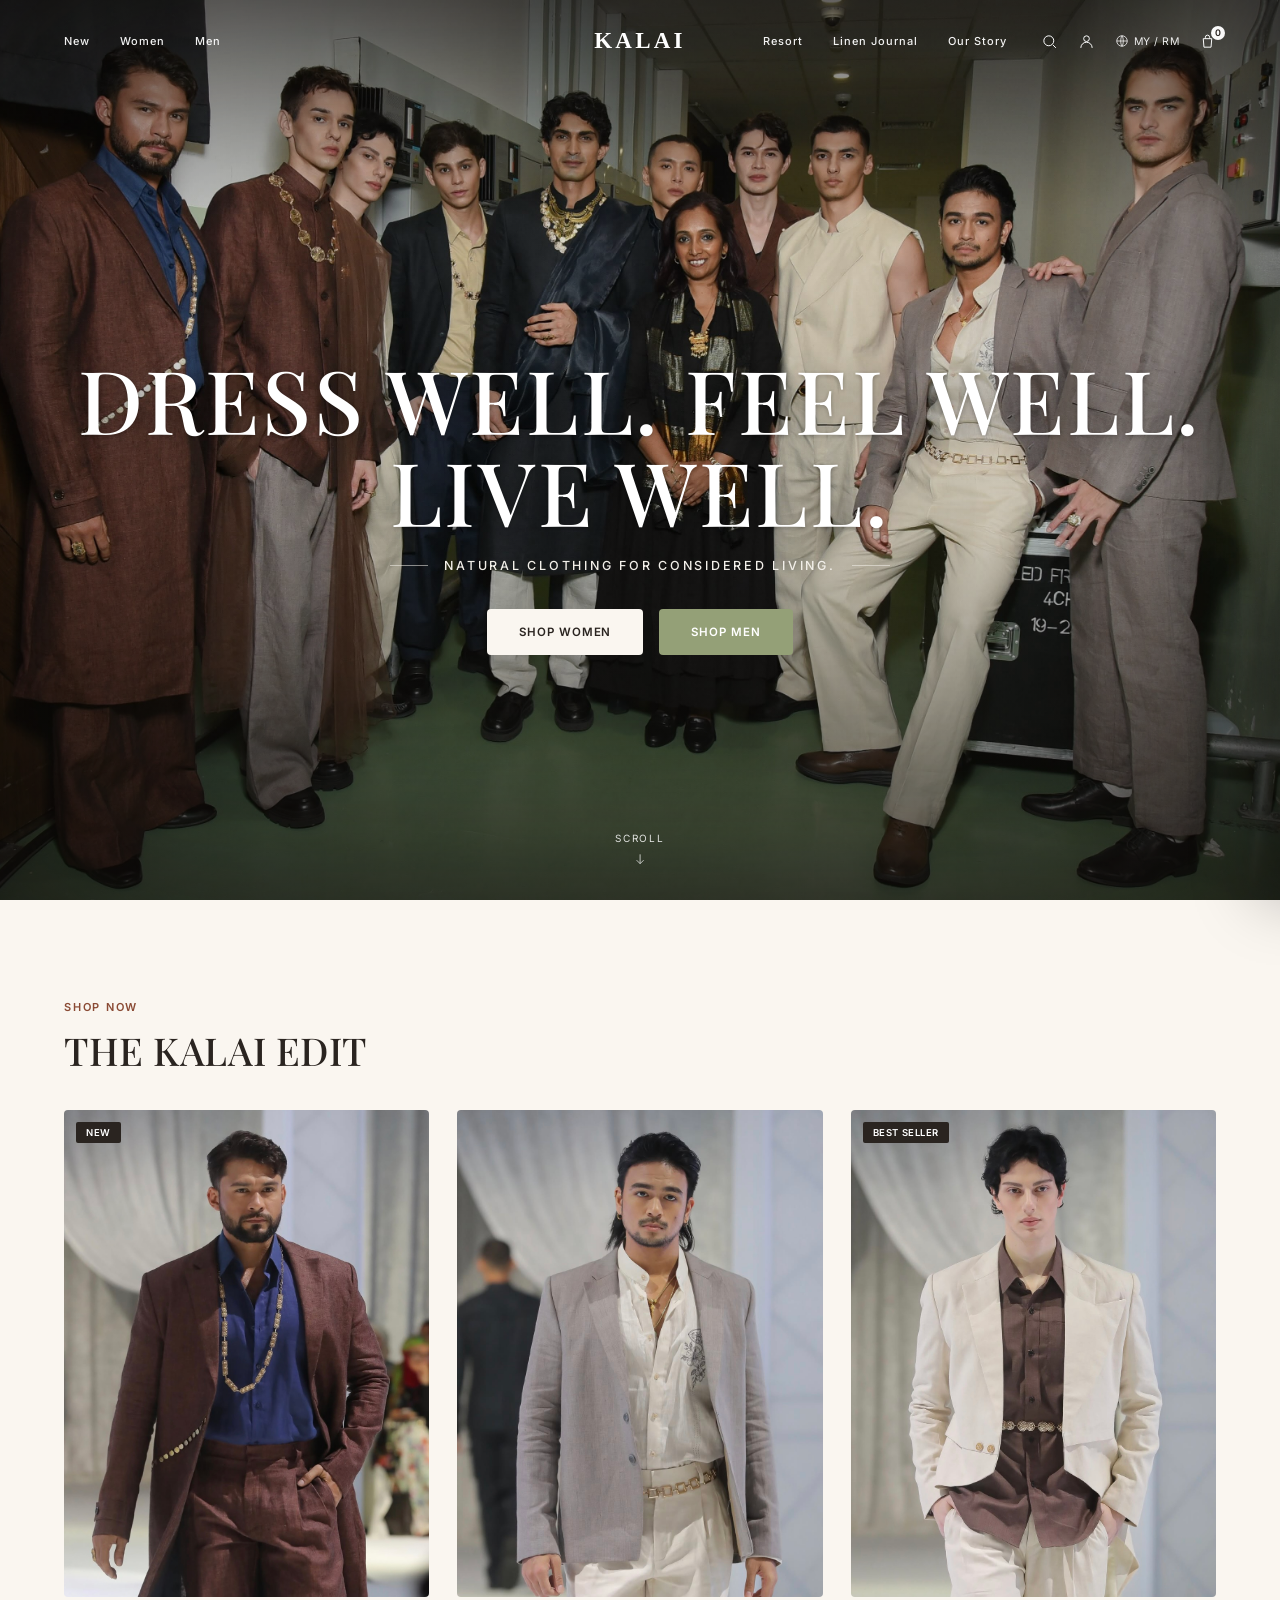
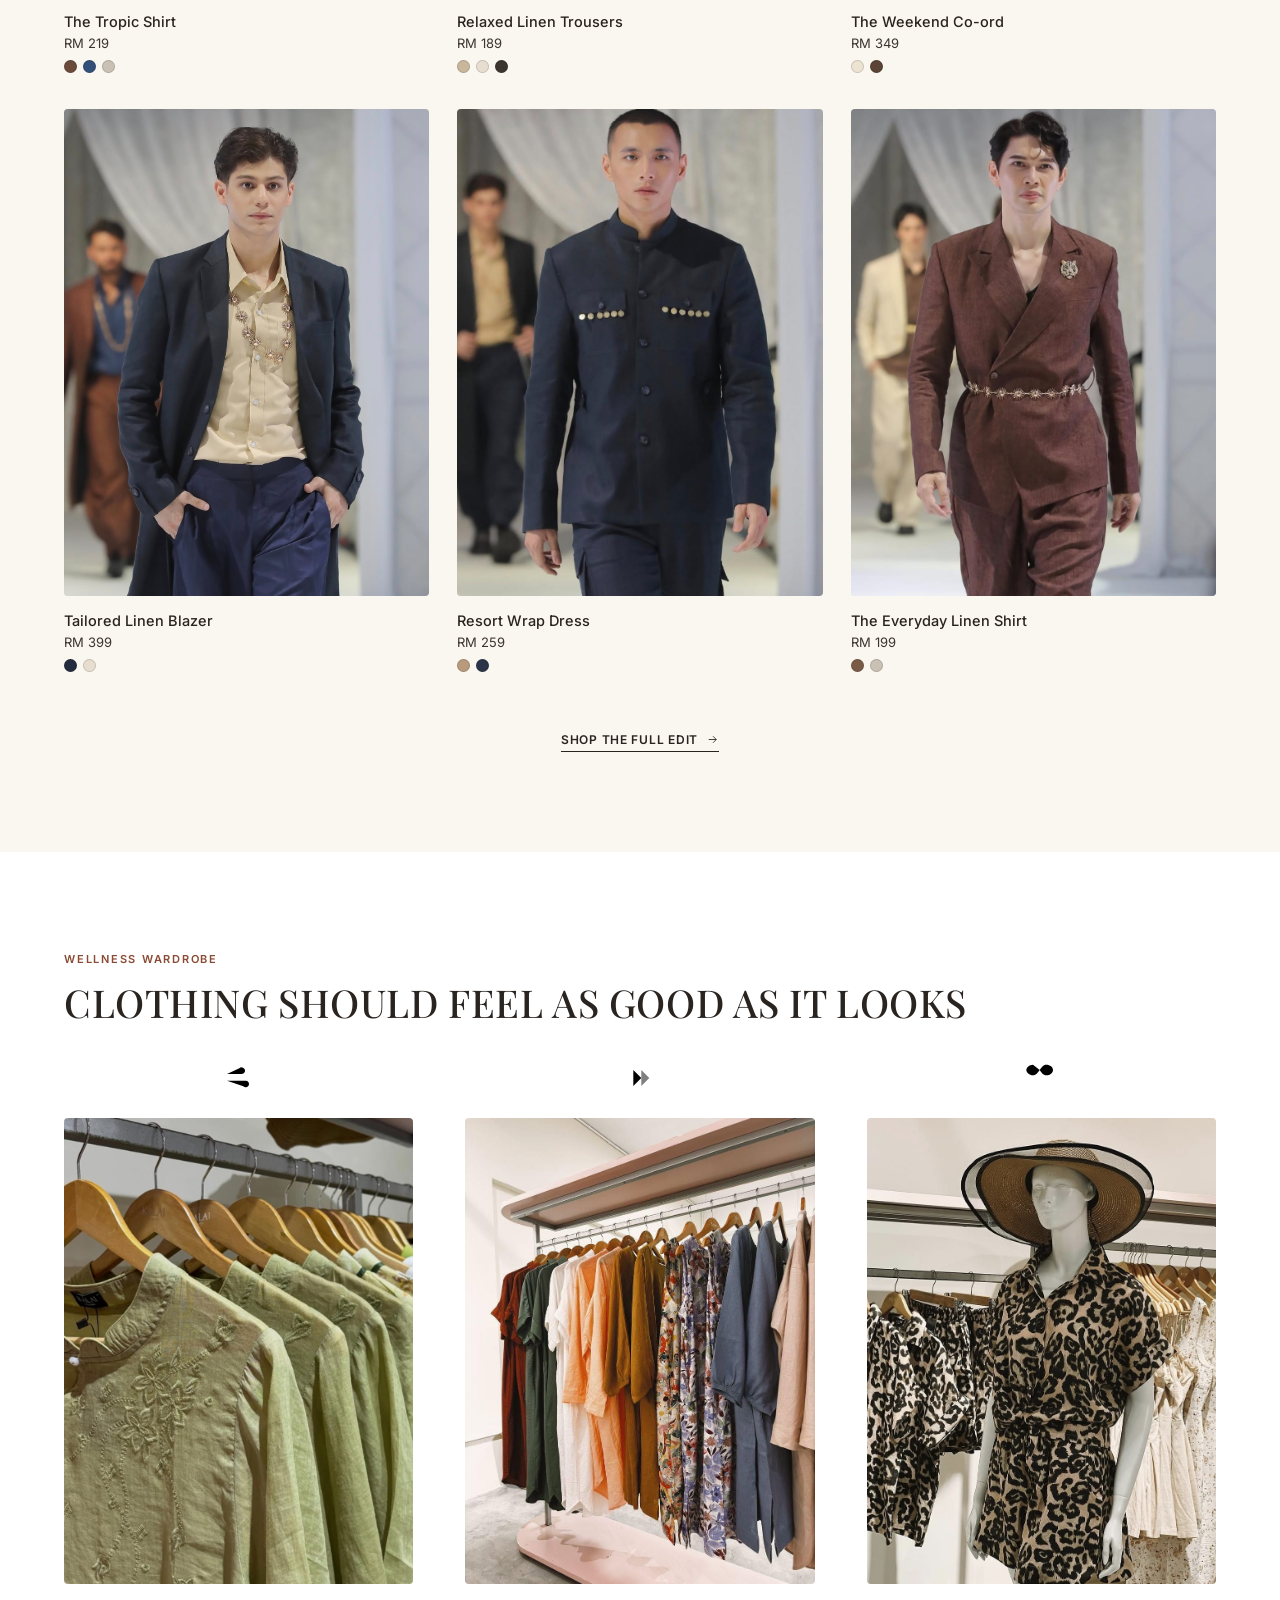
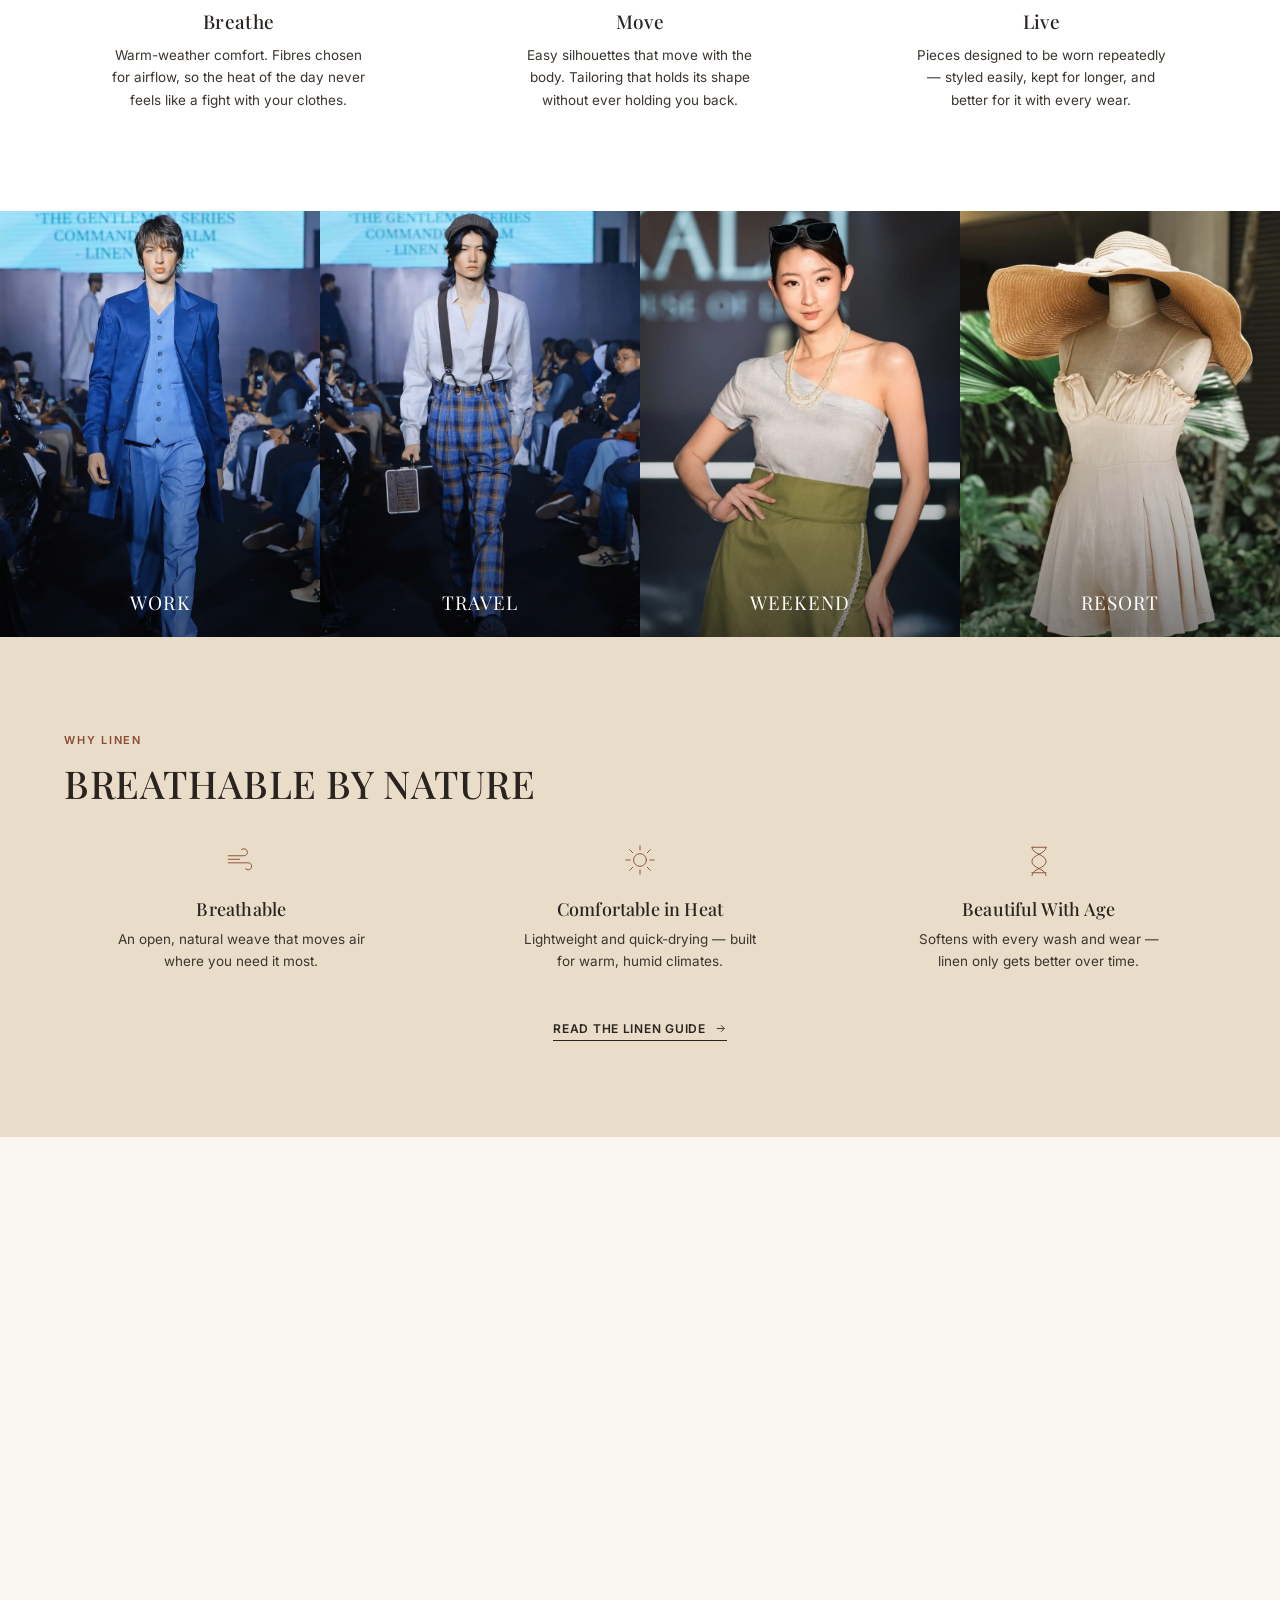
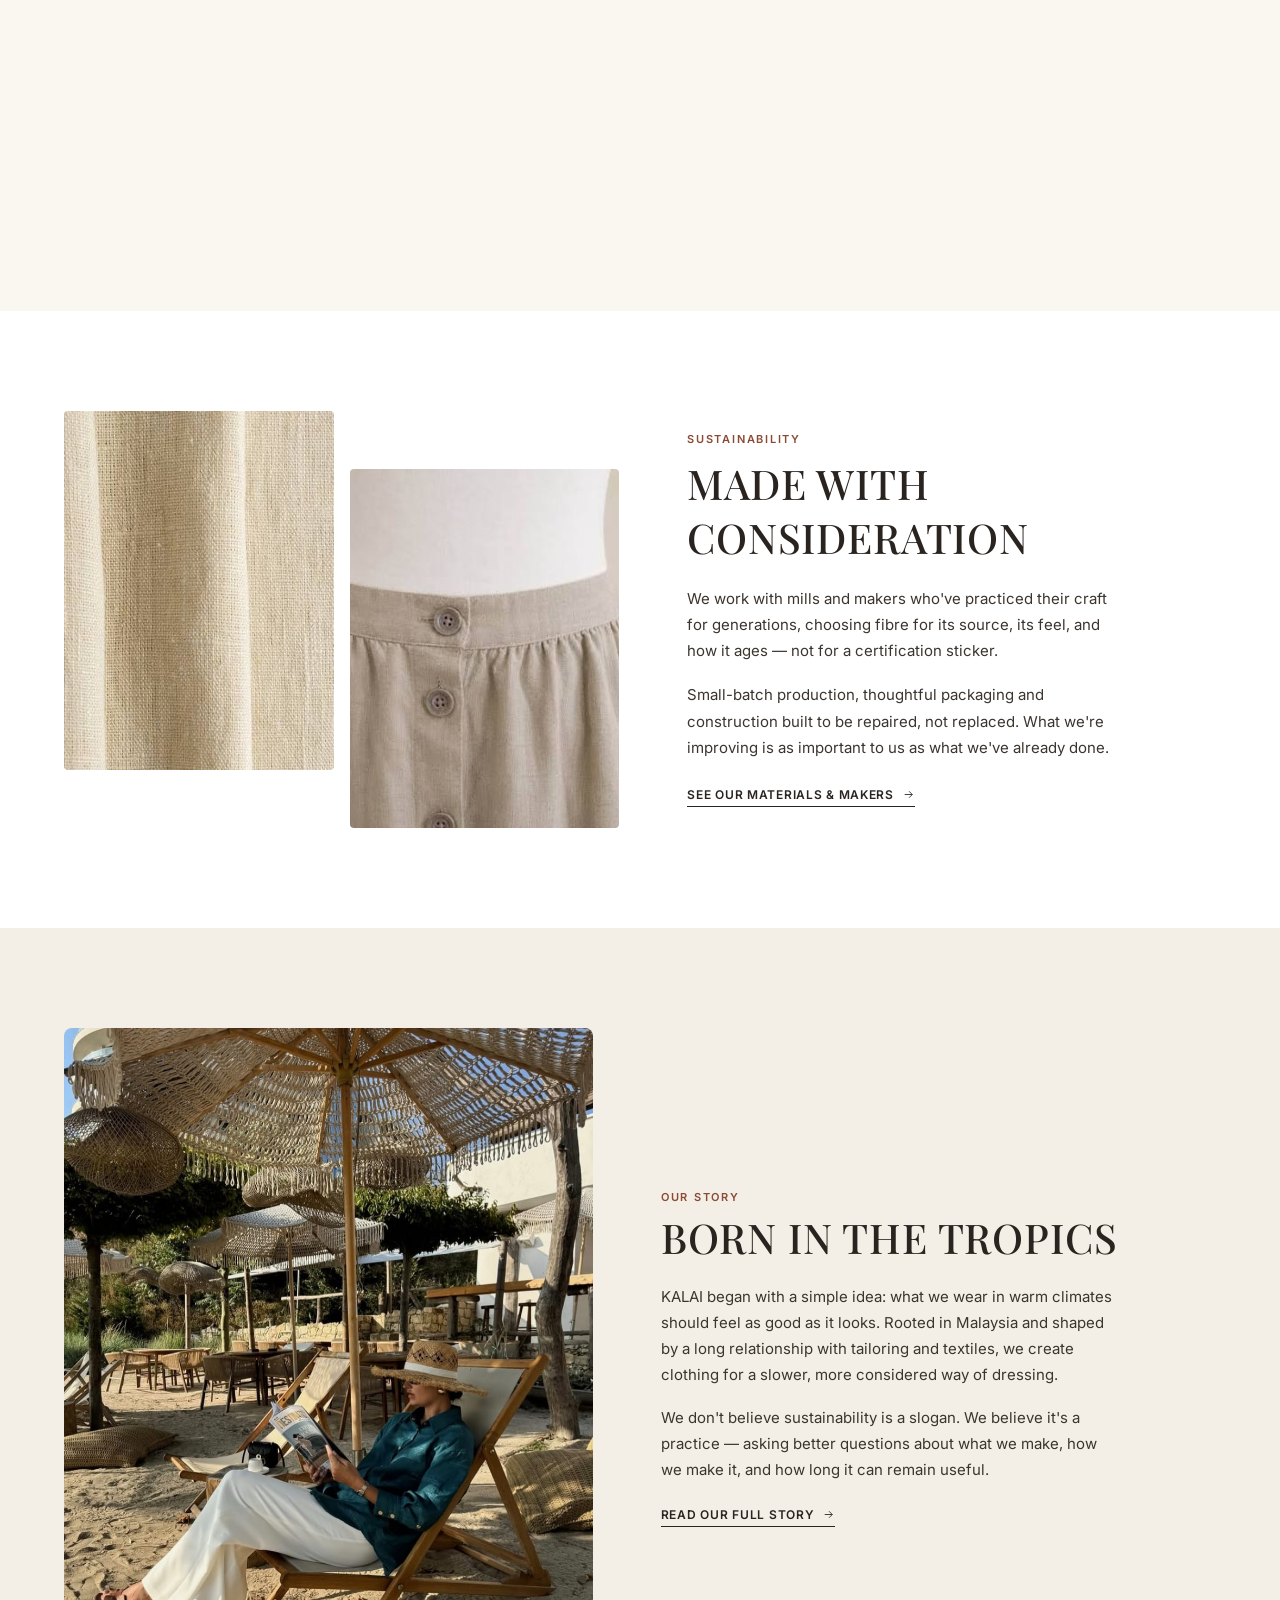
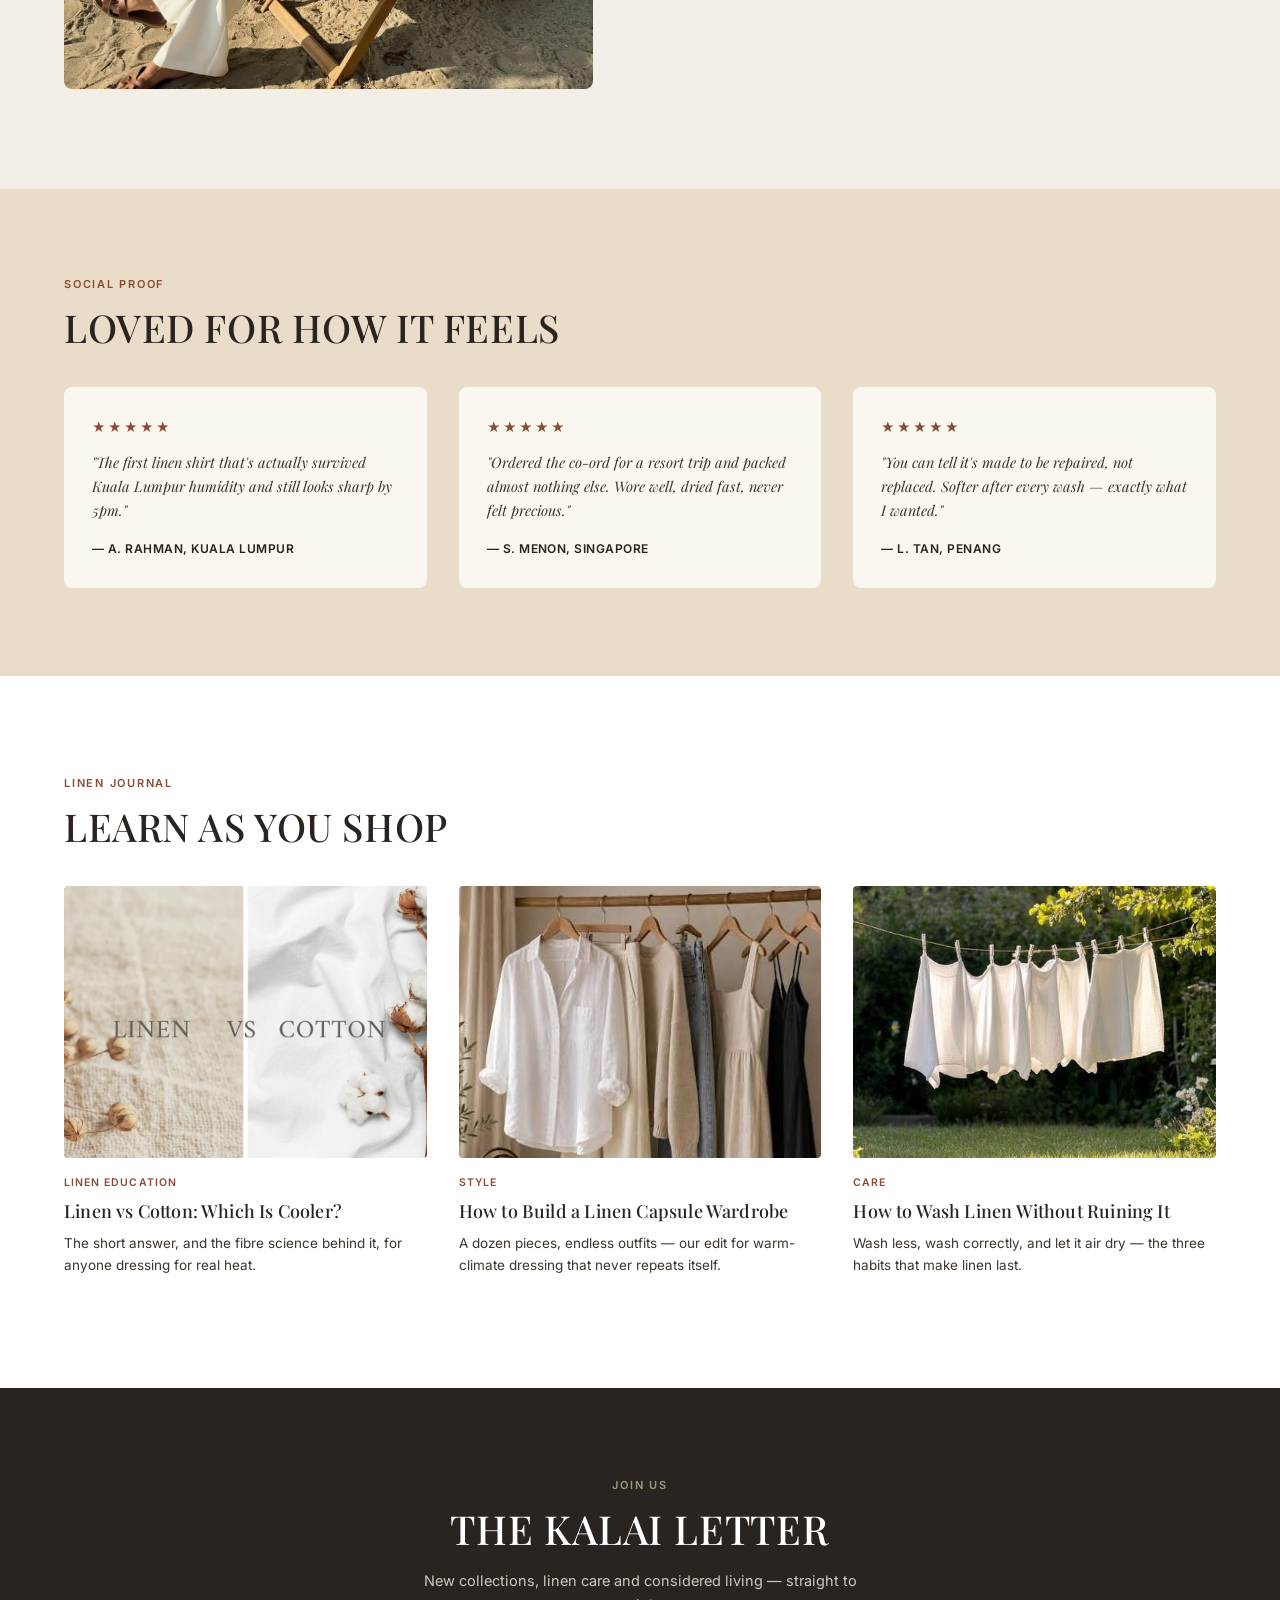
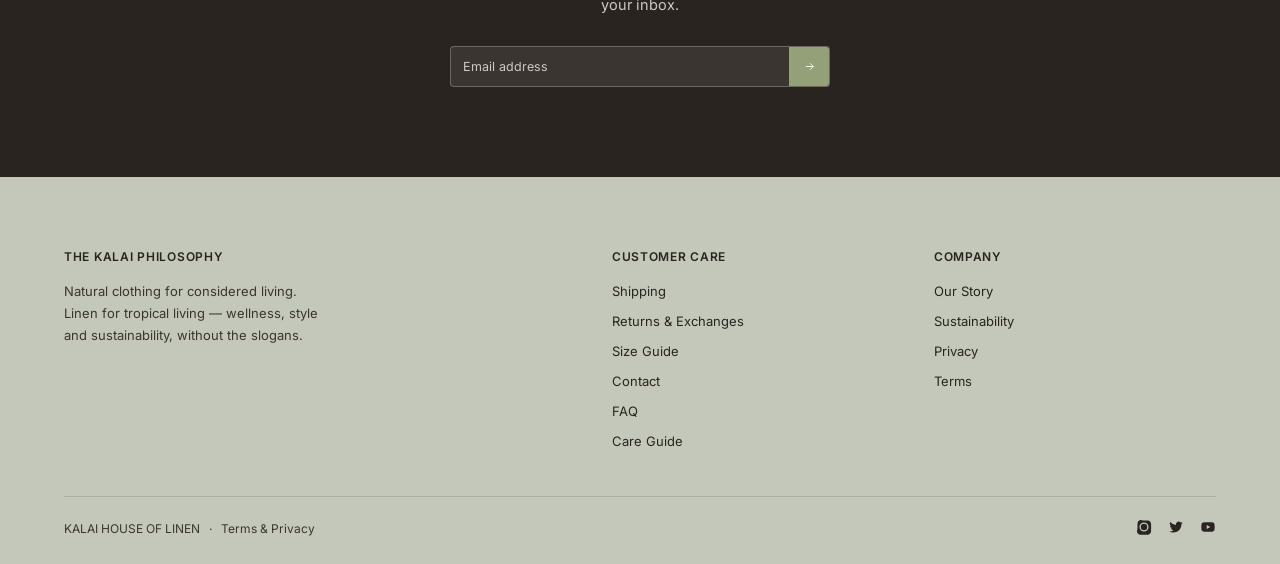
<file: index.html>
<!DOCTYPE html>
<html lang="en">

<head>
  <meta charset="UTF-8">
  <meta name="viewport" content="width=device-width, initial-scale=1.0">
  <title>KALAI House of Linen</title>
  <meta name="description"
    content="Natural clothing for considered living. Linen for tropical living, designed for wellness, style and sustainability.">
  <link rel="preconnect" href="https://fonts.googleapis.com">
  <link rel="preconnect" href="https://fonts.gstatic.com" crossorigin>
  <link
    href="https://fonts.googleapis.com/css2?family=Playfair+Display:wght@400;500;600;700&family=Inter:wght@400;500;600&display=swap"
    rel="stylesheet">
  <link rel="stylesheet" href="styles.css">
  <link rel="icon" href="assets/images/logo/KALAI Linen LOGO - white.png">
</head>

<body>

  <!-- ============ HEADER (centered logo, brief IA: New/Women/Men — Kalai — Resort/Journal/Story) ============ -->
  <header class="site-header centered-logo">
    <nav class="main-nav nav-left">
      <a href="#edit">New</a>
      <a href="#edit">Women</a>
      <a href="#edit">Men</a>
    </nav>
    <a href="index.html" class="logo">KALAI</a>
    <div class="nav-right-wrap">
      <nav class="main-nav">
        <a href="#life">Resort</a>
        <a href="journal.html">Linen Journal</a>
        <a href="ourstory.html">Our Story</a>
      </nav>
      <div class="header-icons">
        <button aria-label="Search" id="searchBtn"><svg viewBox="0 0 24 24">
            <circle cx="11" cy="11" r="7" />
            <path d="M21 21l-4.3-4.3" />
          </svg></button>
        <button aria-label="Account"><svg viewBox="0 0 24 24">
            <circle cx="12" cy="8" r="4" />
            <path d="M4 21c0-4.4 3.6-8 8-8s8 3.6 8 8" />
          </svg></button>
        <button class="header-country" aria-label="Country and currency">
          <svg viewBox="0 0 24 24">
            <circle cx="12" cy="12" r="9" />
            <path d="M3 12h18M12 3c3 3.5 3 14.5 0 18M12 3c-3 3.5-3 14.5 0 18" />
          </svg>
          <span>MY&nbsp;/&nbsp;RM</span>
        </button>
        <button aria-label="Bag" class="cart-count" id="cartBtn">
          <svg viewBox="0 0 24 24">
            <path d="M6 8h12l-1 12H7L6 8z" />
            <path d="M9 8V6a3 3 0 0 1 6 0v2" />
          </svg>
          <span class="cart-badge" id="cartBadge">0</span>
        </button>
        <button class="menu-toggle" id="menuToggle" aria-label="Menu"><span></span><span></span><span></span></button>
      </div>
    </div>
  </header>

  <div class="mobile-nav" id="mobileNav">
    <button class="close-mobile" id="closeMobile" aria-label="Close menu">&times;</button>
    <a href="#edit">New</a>
    <a href="#edit">Women</a>
    <a href="#edit">Men</a>
    <a href="#life">Resort</a>
    <a href="#journal">Linen Journal</a>
    <a href="ourstory.html">Our Story</a>
  </div>

  <!-- ============ 1. HERO — 100% screen, one image, no carousel ============ -->
  <section class="hero home-hero">
    <img src="assets/images/hero_section/hero.jpg" alt="Kalai Linen">
    <div class="hero-copy">
      <h1>Dress Well. Feel Well.<br>Live Well.</h1>
      <p class="sub">Natural clothing for considered living.</p>
      <div class="hero-btns">
        <button class="btn btn-cream" onclick="document.getElementById('edit').scrollIntoView({behavior:'smooth'})">Shop
          Women</button>
        <button class="btn btn-olive" onclick="document.getElementById('edit').scrollIntoView({behavior:'smooth'})">Shop
          Men</button>
      </div>
    </div>
    <div class="scroll-cue">
      <span>Scroll</span>
      <svg viewBox="0 0 24 24">
        <path d="M12 4v16M6 14l6 6 6-6" />
      </svg>
    </div>
  </section>

  <!-- ============ 2. SHOP IMMEDIATELY — THE KALAI EDIT ============ -->
  <section class="edit-section" id="edit">
    <div class="section-inner">
      <div class="section-head">
        <div>
          <span class="section-eyebrow">Shop Now</span>
          <h2>The Kalai Edit</h2>
        </div>
      </div>

      <div class="product-grid">
        <div class="product-card" data-name="The Tropic Shirt" data-price="RM 219">
          <div class="p-img">
            <span class="product-badge">New</span>
            <img src="assets/images/runway_carousel/kadaram_inspired_runway.jpg" alt="Kalai Linen">
            <a href="#" class="qv-btn">Quick View</a>
          </div>
          <div class="p-name">The Tropic Shirt</div>
          <div class="p-price">RM 219</div>
          <div class="p-colors"><span style="background:#6b4a3a"></span><span style="background:#33507a"></span><span
              style="background:#c9c2b4"></span></div>
        </div>

        <div class="product-card" data-name="Relaxed Linen Trousers" data-price="RM 189">
          <div class="p-img">
            <img src="assets/images/runway_carousel/voyage_east_inspired_runway.jpg" alt="Kalai Linen">
            <a href="#" class="qv-btn">Quick View</a>
          </div>
          <div class="p-name">Relaxed Linen Trousers</div>
          <div class="p-price">RM 189</div>
          <div class="p-colors"><span style="background:#c9b79c"></span><span style="background:#e8ded0"></span><span
              style="background:#3c352e"></span></div>
        </div>

        <div class="product-card" data-name="The Weekend Co-ord" data-price="RM 349">
          <div class="p-img">
            <span class="product-badge">Best Seller</span>
            <img src="assets/images/runway_carousel/the_builder_inspired_runway.jpg" alt="Kalai Linen">
            <a href="#" class="qv-btn">Quick View</a>
          </div>
          <div class="p-name">The Weekend Co-ord</div>
          <div class="p-price">RM 349</div>
          <div class="p-colors"><span style="background:#ece3d3"></span><span style="background:#5b4436"></span></div>
        </div>

        <div class="product-card" data-name="Tailored Linen Blazer" data-price="RM 399">
          <div class="p-img">
            <img src="assets/images/runway_carousel/lord_of_the_seas_inspired_runway.jpg" alt="Kalai Linen">
            <a href="#" class="qv-btn">Quick View</a>
          </div>
          <div class="p-name">Tailored Linen Blazer</div>
          <div class="p-price">RM 399</div>
          <div class="p-colors"><span style="background:#232c3d"></span><span style="background:#e8ded0"></span></div>
        </div>

        <div class="product-card" data-name="Resort Wrap Dress" data-price="RM 259">
          <div class="p-img">
            <img src="assets/images/runway_carousel/conqueror-of-the-north.jpeg" alt="Kalai Linen">
            <a href="#" class="qv-btn">Quick View</a>
          </div>
          <div class="p-name">Resort Wrap Dress</div>
          <div class="p-price">RM 259</div>
          <div class="p-colors"><span style="background:#b89a7c"></span><span style="background:#2b3448"></span></div>
        </div>

        <div class="product-card" data-name="The Everyday Linen Shirt" data-price="RM 199">
          <div class="p-img">
            <img src="assets/images/runway_carousel/the-emperor.jpeg" alt="Kalai Linen">
            <a href="#" class="qv-btn">Quick View</a>
          </div>
          <div class="p-name">The Everyday Linen Shirt</div>
          <div class="p-price">RM 199</div>
          <div class="p-colors"><span style="background:#7a5c46"></span><span style="background:#c9c2b4"></span></div>
        </div>
      </div>

      <div class="edit-footer">
        <a href="#" class="section-cta">Shop the full edit <svg viewBox="0 0 24 24">
            <path d="M5 12h14M13 6l6 6-6 6" />
          </svg></a>
      </div>
    </div>
  </section>

  <!-- Quick View popover — shared by product grid -->
  <div class="quick-add" id="quickAdd">
    <button class="qa-close" id="qaClose" aria-label="Close">&times;</button>
    <span class="qa-title" id="qaTitle">Quick View</span>
    <div class="qa-items" id="qaItems"></div>
  </div>

  <!-- ============ 3. WELLNESS WARDROBE — Breathe / Move / Live ============ -->
  <section class="wardrobe-section" id="wardrobe">
    <div class="section-inner">
      <div class="section-head">
        <div>
          <span class="section-eyebrow">Wellness Wardrobe</span>
          <h2>Clothing Should Feel as Good as It Looks</h2>
        </div>
      </div>
      <div class="values-grid">
        <div class="value-card">
          <div class="value-icon">
            <svg viewBox="0 0 48 48">
              <path d="M6 18h22a5 5 0 1 0-3.5-8.5" />
              <path d="M6 28h28a5 5 0 1 1-3.5 8.5" />
              <path d="M6 23h16" />
            </svg>
          </div>

          <div class="value-img">
            <img src="assets/images/wellness_wardrobe/breathe.jpeg" alt="Breathe">
          </div>

          <h3>Breathe</h3>
          <p>Warm-weather comfort. Fibres chosen for airflow, so the heat of the day never feels like a fight with your
            clothes.</p>
        </div>

        <div class="value-card">
          <div class="value-icon">
            <svg viewBox="0 0 48 48">
              <path d="M14 12l12 12-12 12" />
              <path d="M26 12l12 12-12 12" opacity="0.5" />
            </svg>
          </div>

          <div class="value-img">
            <img src="assets/images/hero_section/hero_image_2.jpg" alt="Move">
          </div>

          <h3>Move</h3>
          <p>Easy silhouettes that move with the body. Tailoring that holds its shape without ever holding you back.</p>
        </div>

        <div class="value-card">
          <div class="value-icon">
            <svg viewBox="0 0 48 44">
              <path
                d="M12 4C6.5 4 2 8.5 2 12s4.5 8 10 8c5 0 7-4 10-8m0 0c3 4 5 8 10 8 5.5 0 10-3.5 10-8s-4.5-8-10-8c-5 0-7 4-10 8" />
            </svg>
          </div>

          <div class="value-img">
            <img src="assets/images/wellness_wardrobe/live.png" alt="Live">
          </div>

          <h3>Live</h3>
          <p>Pieces designed to be worn repeatedly — styled easily, kept for longer, and better for it with every wear.
          </p>
        </div>
      </div>

    </div>
  </section>

  <!-- ============ 4. SHOP BY LIFE — Work / Travel / Weekend / Resort ============ -->
  <section class="life-section" id="life">
    <div class="life-grid">
      <a href="#" class="life-tile">
        <img src="assets/images/shop_by_life/work.png" alt="Work edit — tailored linen for the office">
        <span class="life-label">Work</span>
      </a>
      <a href="#" class="life-tile">
        <img src="assets/images/shop_by_life/travel.jpeg" alt="travel">
        <span class="life-label">Travel</span>
      </a>
      <a href="#" class="life-tile">
        <img src="assets/images/shop_by_life/weekend.jpeg" alt="weekend">
        <span class="life-label">Weekend</span>
      </a>
      <a href="#" class="life-tile">
        <img src="assets/images/shop_by_life/resort.png" alt="Resort edit — tropical linen for warm-weather living">
        <span class="life-label">Resort</span>
      </a>
    </div>
  </section>

  <!-- ============ 5. WHY LINEN ============ -->
  <section class="why-linen-section">
    <div class="section-inner">
      <div class="section-head">
        <div>
          <span class="section-eyebrow">Why Linen</span>
          <h2>Breathable by Nature</h2>
        </div>
      </div>
      <div class="why-linen-grid">
        <div class="why-card">
          <div class="why-icon"><svg viewBox="0 0 48 48">
              <path d="M6 18h22a5 5 0 1 0-3.5-8.5" />
              <path d="M6 28h28a5 5 0 1 1-3.5 8.5" />
              <path d="M6 23h16" />
            </svg></div>
          <h3>Breathable</h3>
          <p>An open, natural weave that moves air where you need it most.</p>
        </div>
        <div class="why-card">
          <div class="why-icon"><svg viewBox="0 0 48 48">
              <circle cx="24" cy="24" r="9" />
              <path
                d="M24 4v6M24 38v6M4 24h6M38 24h6M9.5 9.5l4.2 4.2M34.3 34.3l4.2 4.2M9.5 38.5l4.2-4.2M34.3 13.7l4.2-4.2" />
            </svg></div>
          <h3>Comfortable in Heat</h3>
          <p>Lightweight and quick-drying — built for warm, humid climates.</p>
        </div>
        <div class="why-card">
          <div class="why-icon"><svg viewBox="0 0 48 48">
              <path d="M14 6h20M14 42h20M14 6c0 10 20 10 20 20s-20 10-20 20M34 6c0 10-20 10-20 20s20 10 20 20" />
            </svg></div>
          <h3>Beautiful With Age</h3>
          <p>Softens with every wash and wear — linen only gets better over time.</p>
        </div>
      </div>
      <div class="why-linen-foot">
        <a href="journal.html" class="section-cta">Read the Linen Guide <svg viewBox="0 0 24 24">
            <path d="M5 12h14M13 6l6 6-6 6" />
          </svg></a>
      </div>
    </div>
  </section>

  <!-- ============ 6. STYLE / CAMPAIGN — Effortless by Design ============ -->
  <section class="campaign-banner">
    <img src="assets/images/hero_section/hero.jpg" alt="Effortless by Design — editorial campaign image">
    <div class="campaign-copy">
      <h2>Effortless by Design</h2>
      <a href="#edit" class="section-cta">Shop the look <svg viewBox="0 0 24 24">
          <path d="M5 12h14M13 6l6 6-6 6" />
        </svg></a>
    </div>
  </section>

  <!-- ============ 7. SUSTAINABILITY — Made With Consideration ============ -->
  <section class="sustain-section">
    <div class="section-inner">
      <div class="materials-grid">
        <div class="materials-imgs">
          <div class="m-img fabric"><img src="assets/images/sustainability/linen_sustain_1.jpg"
              alt="Close-up of woven linen fabric"></div>
          <div class="m-img hands"><img src="assets/images/sustainability/linen_measure.jpg"
              alt="Artisan hands finishing a linen garment"></div>
        </div>
        <div class="materials-copy">
          <span class="section-eyebrow">Sustainability</span>
          <h2>Made With Consideration</h2>
          <p>We work with mills and makers who've practiced their craft for generations, choosing fibre for its source,
            its feel, and how it ages — not for a certification sticker.</p>
          <p>Small-batch production, thoughtful packaging and construction built to be repaired, not replaced. What
            we're improving is as important to us as what we've already done.</p>
          <a href="ourstory.html" class="section-cta">See our materials &amp; makers <svg viewBox="0 0 24 24">
              <path d="M5 12h14M13 6l6 6-6 6" />
            </svg></a>
        </div>
      </div>
    </div>
  </section>

  <!-- ============ 8. BRAND STORY — Born in the Tropics ============ -->
  <section class="brandstory-section">
    <div class="section-inner">
      <div class="brandstory-grid">
        <div class="brandstory-img"><img
        src="assets/images/our_story/tropical.png"
            alt="Born in the Tropics — KALAI brand story, a tropical estate in Malaysia"></div>
        <div class="brandstory-copy">
          <span class="section-eyebrow">Our Story</span>
          <h2>Born in the Tropics</h2>
          <p>KALAI began with a simple idea: what we wear in warm climates should feel as good as it looks. Rooted in
            Malaysia and shaped by a long relationship with tailoring and textiles, we create clothing for a slower,
            more considered way of dressing.</p>
          <p>We don't believe sustainability is a slogan. We believe it's a practice — asking better questions about
            what we make, how we make it, and how long it can remain useful.</p>
          <a href="ourstory.html" class="section-cta">Read our full story <svg viewBox="0 0 24 24">
              <path d="M5 12h14M13 6l6 6-6 6" />
            </svg></a>
        </div>
      </div>
    </div>
  </section>

  <!-- ============ 9. SOCIAL PROOF ============ -->
  <section class="proof-section">
    <div class="section-inner">
      <div class="section-head">
        <div>
          <span class="section-eyebrow">Social Proof</span>
          <h2>Loved for How It Feels</h2>
        </div>
      </div>
      <div class="proof-grid">
        <div class="proof-card">
          <div class="proof-stars">★★★★★</div>
          <p>"The first linen shirt that's actually survived Kuala Lumpur humidity and still looks sharp by 5pm."</p>
          <div class="proof-name">— A. Rahman, Kuala Lumpur</div>
        </div>
        <div class="proof-card">
          <div class="proof-stars">★★★★★</div>
          <p>"Ordered the co-ord for a resort trip and packed almost nothing else. Wore well, dried fast, never felt
            precious."</p>
          <div class="proof-name">— S. Menon, Singapore</div>
        </div>
        <div class="proof-card">
          <div class="proof-stars">★★★★★</div>
          <p>"You can tell it's made to be repaired, not replaced. Softer after every wash — exactly what I wanted."</p>
          <div class="proof-name">— L. Tan, Penang</div>
        </div>
      </div>
    </div>
  </section>

  <!-- ============ 10. LINEN JOURNAL ============ -->
  <section class="journal-section" id="journal">
    <div class="section-inner">
      <div class="section-head">
        <div>
          <span class="section-eyebrow">Linen Journal</span>
          <h2>Learn as You Shop</h2>
        </div>
      </div>
      <div class="journal-grid">
        <a href="journal-linen-vs-cotton.html" class="journal-card">
          <div class="j-img"><img
          src="assets/images/linen_journal/linen_vs_cotton.webp"
              alt="Linen vs cotton fabric comparison"></div>
          <span class="j-eyebrow">Linen Education</span>
          <h3>Linen vs Cotton: Which Is Cooler?</h3>
          <p>The short answer, and the fibre science behind it, for anyone dressing for real heat.</p>
        </a>
        <a href="journal-linen-capsule-wardrobe.html" class="journal-card">
          <div class="j-img"><img
          src="assets/images/linen_journal/linen_capsule.jpg"
              alt="Folded linen capsule wardrobe pieces" style="text-align: center;"></div>
          <span class="j-eyebrow">Style</span>
          <h3>How to Build a Linen Capsule Wardrobe</h3>
          <p>A dozen pieces, endless outfits — our edit for warm-climate dressing that never repeats itself.</p>
        </a>
        <a href="journal-how-to-wash-linen.html" class="journal-card">
          <div class="j-img"><img
          src="assets/images/linen_journal/linen_washing.jpg"
              alt="Linen fabric care and washing guide"></div>
          <span class="j-eyebrow">Care</span>
          <h3>How to Wash Linen Without Ruining It</h3>
          <p>Wash less, wash correctly, and let it air dry — the three habits that make linen last.</p>
        </a>
      </div>
    </div>
  </section>

  <!-- ============ 11. NEWSLETTER — The Kalai Letter ============ -->
  <section class="letter-section">
    <div class="section-inner">
      <span class="section-eyebrow">Join Us</span>
      <h2>The Kalai Letter</h2>
      <p>New collections, linen care and considered living — straight to your inbox.</p>
      <form class="newsletter-form">
        <input type="email" placeholder="Email address" required>
        <button type="submit" aria-label="Subscribe"><svg viewBox="0 0 24 24">
            <path d="M5 12h14M13 6l6 6-6 6" />
          </svg></button>
      </form>
    </div>
  </section>

  <!-- ============ FOOTER ============ -->
  <footer class="site-footer">
    <div class="section-inner">
      <div class="footer-grid">
        <div>
          <h4>The Kalai Philosophy</h4>
          <p>Natural clothing for considered living. Linen for tropical living — wellness, style and sustainability,
            without the slogans.</p>
        </div>
        <div>
          <h4>Customer Care</h4>
          <ul>
            <li><a href="#">Shipping</a></li>
            <li><a href="#">Returns &amp; Exchanges</a></li>
            <li><a href="#">Size Guide</a></li>
            <li><a href="contact.html">Contact</a></li>
            <li><a href="faq.html">FAQ</a></li>
            <li><a href="#">Care Guide</a></li>
          </ul>
        </div>
        <div>
          <h4>Company</h4>
          <ul>
            <li><a href="ourstory.html">Our Story</a></li>
            <li><a href="ourstory.html#sustainability">Sustainability</a></li>
            <li><a href="#">Privacy</a></li>
            <li><a href="#">Terms</a></li>
          </ul>
        </div>
      </div>
      <div class="footer-bottom">
        <div>KALAI HOUSE OF LINEN &nbsp;&nbsp;·&nbsp;&nbsp; Terms &amp; Privacy</div>
        <div class="socials">
          <a href="https://www.instagram.com/kalai_linen/?hl=en" aria-label="Instagram"><svg viewBox="0 0 24 24">
              <path
                d="M12 2.2c3.2 0 3.6 0 4.85.07 1.17.05 1.97.24 2.43.4a4.9 4.9 0 0 1 1.77 1.15 4.9 4.9 0 0 1 1.15 1.77c.17.46.36 1.26.4 2.43.07 1.25.07 1.65.07 4.85s0 3.6-.07 4.85c-.05 1.17-.24 1.97-.4 2.43a4.9 4.9 0 0 1-1.15 1.77 4.9 4.9 0 0 1-1.77 1.15c-.46.17-1.26.36-2.43.4-1.25.07-1.65.07-4.85.07s-3.6 0-4.85-.07c-1.17-.05-1.97-.24-2.43-.4a4.9 4.9 0 0 1-1.77-1.15 4.9 4.9 0 0 1-1.15-1.77c-.17-.46-.36-1.26-.4-2.43C2.2 15.6 2.2 15.2 2.2 12s0-3.6.07-4.85c.05-1.17.24-1.97.4-2.43A4.9 4.9 0 0 1 3.82 3a4.9 4.9 0 0 1 1.77-1.15c.46-.17 1.26-.36 2.43-.4C9.27 2.2 9.67 2.2 12 2.2zm0 3a6.8 6.8 0 1 0 0 13.6 6.8 6.8 0 0 0 0-13.6zm0 2a4.8 4.8 0 1 1 0 9.6 4.8 4.8 0 0 1 0-9.6zm6.9-2.15a1.1 1.1 0 1 1-2.2 0 1.1 1.1 0 0 1 2.2 0z" />
            </svg></a>
          <a href="#" aria-label="Twitter"><svg viewBox="0 0 24 24">
              <path
                d="M22 5.9c-.7.3-1.5.6-2.3.7.8-.5 1.5-1.3 1.8-2.3-.8.5-1.7.8-2.6 1a4.1 4.1 0 0 0-7 3.7A11.6 11.6 0 0 1 3.4 4.6a4.1 4.1 0 0 0 1.3 5.5c-.6 0-1.3-.2-1.8-.5v.1a4.1 4.1 0 0 0 3.3 4 4.2 4.2 0 0 1-1.8.1 4.1 4.1 0 0 0 3.8 2.9A8.3 8.3 0 0 1 2 18.4a11.6 11.6 0 0 0 6.3 1.8c7.5 0 11.7-6.3 11.7-11.7v-.5c.8-.6 1.5-1.3 2-2.1z" />
            </svg></a>
          <a href="#" aria-label="YouTube"><svg viewBox="0 0 24 24">
              <path
                d="M22 12s0-3.1-.4-4.6a2.9 2.9 0 0 0-2-2C17.9 5 12 5 12 5s-5.9 0-7.6.4a2.9 2.9 0 0 0-2 2C2 8.9 2 12 2 12s0 3.1.4 4.6a2.9 2.9 0 0 0 2 2C6.1 19 12 19 12 19s5.9 0 7.6-.4a2.9 2.9 0 0 0 2-2C22 15.1 22 12 22 12z" />
              <path d="M10 9l5.5 3-5.5 3V9z" fill="var(--sage-footer)" stroke="none" />
            </svg></a>
        </div>
      </div>
    </div>
  </footer>

  <script src="script.js"></script>
</body>

</html>
</file>
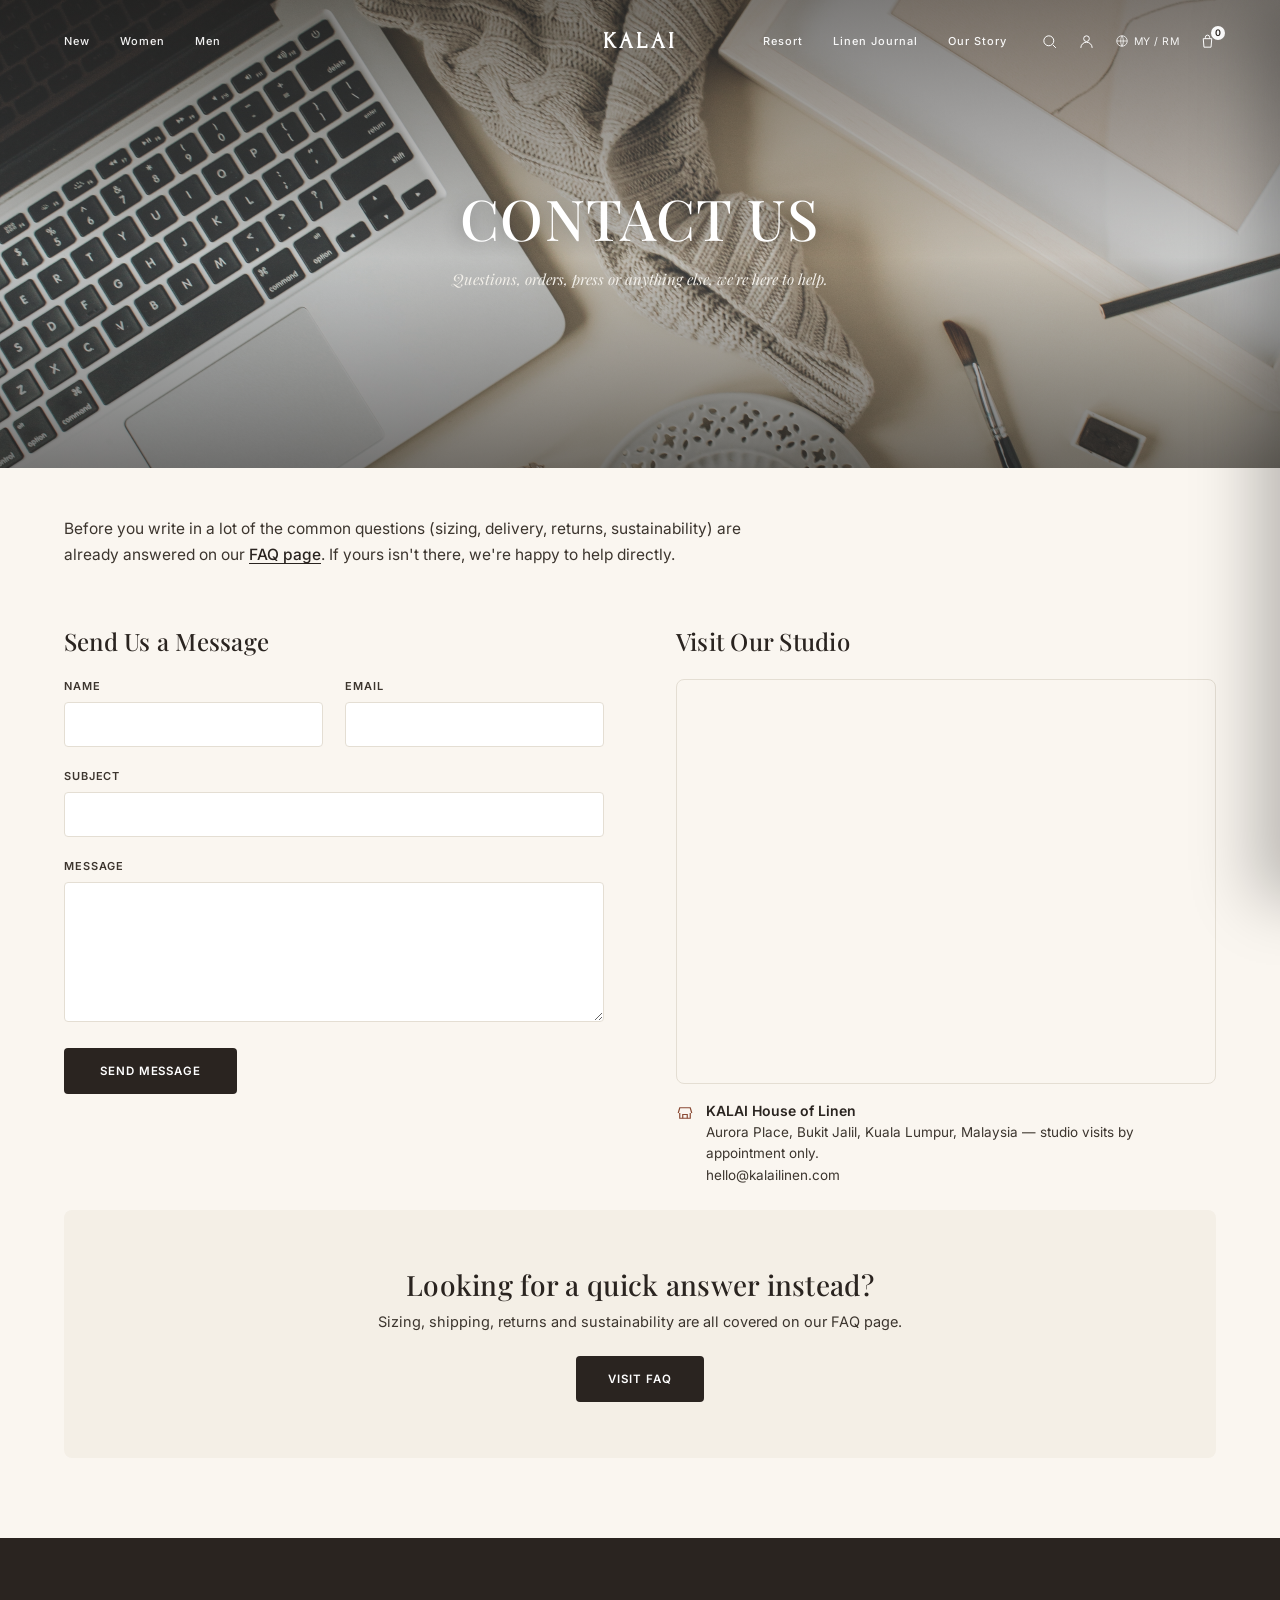
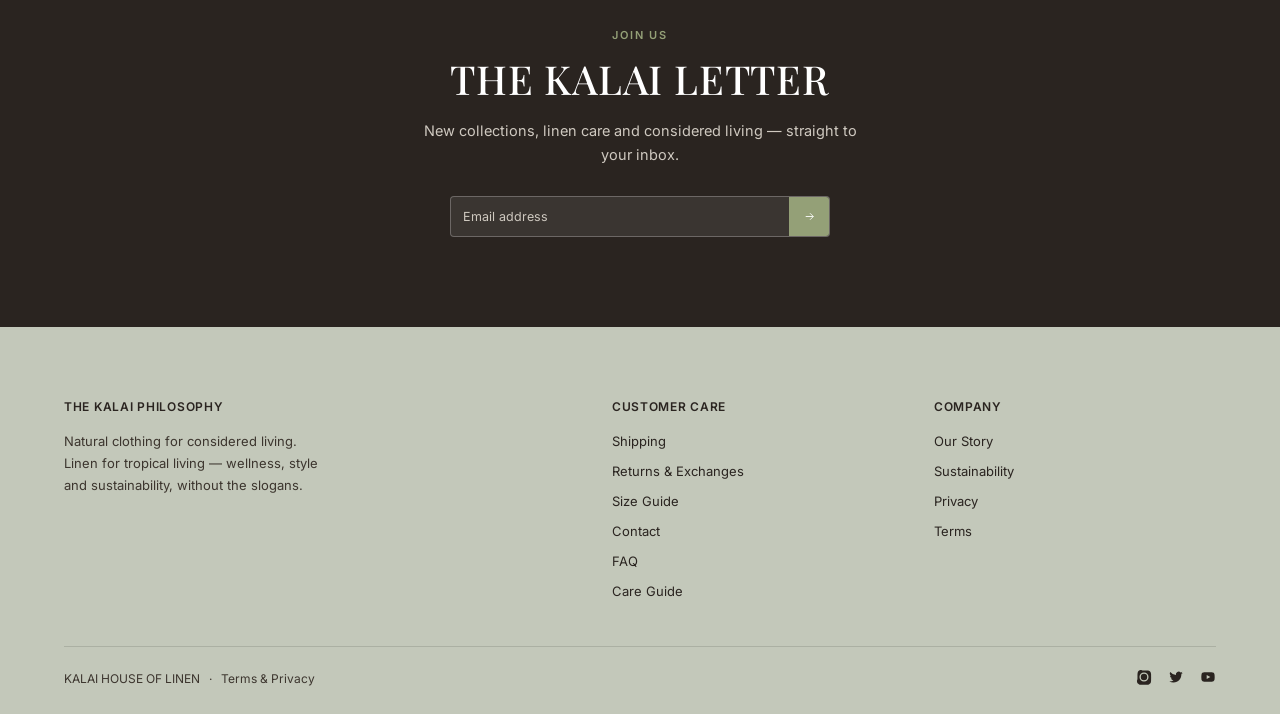
<file: contact.html>
<!DOCTYPE html>
<html lang="en">
<head>
<meta charset="UTF-8">
<meta name="viewport" content="width=device-width, initial-scale=1.0">
<title>Contact Us | KALAI House of Linen</title>
<meta name="description" content="Get in touch with KALAI — order questions, product questions, returns, press or anything else. We reply within 1-2 business days.">
<link rel="preconnect" href="https://fonts.googleapis.com">
<link rel="preconnect" href="https://fonts.gstatic.com" crossorigin>
<link href="https://fonts.googleapis.com/css2?family=Forum&family=Playfair+Display:wght@400;500;600;700&family=Inter:wght@400;500;600&display=swap" rel="stylesheet">
<link rel="stylesheet" href="styles.css">
<link rel="icon" href="assets/images/logo/KALAI Linen LOGO - white.png">
</head>
<body>

  <header class="site-header centered-logo">
    <nav class="main-nav nav-left">
      <a href="index.html#edit">New</a>
      <a href="index.html#edit">Women</a>
      <a href="index.html#edit">Men</a>
    </nav>
    <a href="index.html" class="logo">KALAI</a>
    <div class="nav-right-wrap">
      <nav class="main-nav">
        <a href="index.html#life">Resort</a>
        <a href="journal.html">Linen Journal</a>
        <a href="ourstory.html">Our Story</a>
      </nav>
      <div class="header-icons">
        <button aria-label="Search" id="searchBtn"><svg viewBox="0 0 24 24"><circle cx="11" cy="11" r="7"/><path d="M21 21l-4.3-4.3"/></svg></button>
        <button aria-label="Account"><svg viewBox="0 0 24 24"><circle cx="12" cy="8" r="4"/><path d="M4 21c0-4.4 3.6-8 8-8s8 3.6 8 8"/></svg></button>
        <button class="header-country" aria-label="Country and currency">
          <svg viewBox="0 0 24 24"><circle cx="12" cy="12" r="9"/><path d="M3 12h18M12 3c3 3.5 3 14.5 0 18M12 3c-3 3.5-3 14.5 0 18"/></svg>
          <span>MY&nbsp;/&nbsp;RM</span>
        </button>
        <button aria-label="Bag" class="cart-count" id="cartBtn">
          <svg viewBox="0 0 24 24"><path d="M6 8h12l-1 12H7L6 8z"/><path d="M9 8V6a3 3 0 0 1 6 0v2"/></svg>
          <span class="cart-badge" id="cartBadge">0</span>
        </button>
        <button class="menu-toggle" id="menuToggle" aria-label="Menu"><span></span><span></span><span></span></button>
      </div>
    </div>
  </header>

  <div class="mobile-nav" id="mobileNav">
    <button class="close-mobile" id="closeMobile" aria-label="Close menu">&times;</button>
    <a href="index.html#edit">New</a>
    <a href="index.html#edit">Women</a>
    <a href="index.html#edit">Men</a>
    <a href="index.html#life">Resort</a>
    <a href="journal.html">Linen Journal</a>
    <a href="ourstory.html">Our Story</a>
  </div>

  <section class="journal-hero">
    <img src="assets/images/hero_section/contact us.png" alt="Contact KALAI House of Linen">
    <div class="journal-hero-copy">
      <h1>Contact Us</h1>
      <p>Questions, orders, press or anything else, we're here to help.</p>
    </div>
  </section>

  <div class="section-inner">
  <br>
  <br>
    <div class="page-header">
      <p>Before you write in a lot of the common questions (sizing, delivery, returns, sustainability) are already answered on our <a href="faq.html" class="article-link">FAQ page</a>. If yours isn't there, we're happy to help directly.</p>
    </div>

    <div class="contact-layout">
      <div>
        <h2>Send Us a Message</h2>
        <form class="contact-form" id="contactForm">
          <div class="form-two-col">
            <div class="form-row">
              <label for="cf-name">Name</label>
              <input type="text" id="cf-name" name="name" required>
            </div>
            <div class="form-row">
              <label for="cf-email">Email</label>
              <input type="email" id="cf-email" name="email" required>
            </div>
          </div>
          <div class="form-row">
            <label for="cf-subject">Subject</label>
            <input type="text" id="cf-subject" name="subject" required>
          </div>
          <div class="form-row">
            <label for="cf-message">Message</label>
            <textarea id="cf-message" name="message" required></textarea>
          </div>
          <button type="submit" class="contact-submit">Send Message</button>
        </form>

        <div class="contact-success" id="contactSuccess">
          <div class="cs-icon"><svg viewBox="0 0 24 24"><path d="M20 6L9 17l-5-5"/></svg></div>
          <h3>Message Sent</h3>
          <p>Thanks for writing in — we'll get back to you within 1&ndash;2 business days at the email you provided.</p>
        </div>
      </div>

      <div>
        <h2>Visit Our Studio</h2>
        <div class="contact-map">
          <iframe src="https://www.google.com/maps?q=Aurora+Place,+Bukit+Jalil,+Kuala+Lumpur,+Malaysia&output=embed" loading="lazy" referrerpolicy="no-referrer-when-downgrade" title="KALAI House of Linen studio location — Aurora Place, Bukit Jalil, Kuala Lumpur"></iframe>
        </div>
        <div class="contact-address">
          <svg viewBox="0 0 24 24"><path d="M3 12l2-7h14l2 7"/><path d="M5 12v7h14v-7"/><path d="M9 19v-5h6v5"/></svg>
          <div>
            <div class="cc-label">KALAI House of Linen</div>
            <div class="cc-detail">Aurora Place, Bukit Jalil, Kuala Lumpur, Malaysia — studio visits by appointment only.<br>hello@kalailinen.com</div>
          </div>
        </div>
      </div>
    </div>

    <div class="cross-link-banner">
      <h3>Looking for a quick answer instead?</h3>
      <p>Sizing, shipping, returns and sustainability are all covered on our FAQ page.</p>
      <a href="faq.html" class="btn btn-dark">Visit FAQ</a>
    </div>
  </div>

  <section class="letter-section">
    <div class="section-inner">
      <span class="section-eyebrow">Join Us</span>
      <h2>The Kalai Letter</h2>
      <p>New collections, linen care and considered living — straight to your inbox.</p>
      <form class="newsletter-form">
        <input type="email" placeholder="Email address" required>
        <button type="submit" aria-label="Subscribe"><svg viewBox="0 0 24 24"><path d="M5 12h14M13 6l6 6-6 6"/></svg></button>
      </form>
    </div>
  </section>

  <footer class="site-footer">
    <div class="section-inner">
      <div class="footer-grid">
        <div>
          <h4>The Kalai Philosophy</h4>
          <p>Natural clothing for considered living. Linen for tropical living — wellness, style and sustainability, without the slogans.</p>
        </div>
        <div>
          <h4>Customer Care</h4>
          <ul>
            <li><a href="#">Shipping</a></li>
            <li><a href="#">Returns &amp; Exchanges</a></li>
            <li><a href="#">Size Guide</a></li>
            <li><a href="contact.html">Contact</a></li>
            <li><a href="faq.html">FAQ</a></li>
            <li><a href="#">Care Guide</a></li>
          </ul>
        </div>
        <div>
          <h4>Company</h4>
          <ul>
            <li><a href="ourstory.html">Our Story</a></li>
            <li><a href="ourstory.html#sustainability">Sustainability</a></li>
            <li><a href="#">Privacy</a></li>
            <li><a href="#">Terms</a></li>
          </ul>
        </div>
      </div>
      <div class="footer-bottom">
        <div>KALAI HOUSE OF LINEN &nbsp;&nbsp;&middot;&nbsp;&nbsp; Terms &amp; Privacy</div>
        <div class="socials">
          <a href="https://www.instagram.com/kalai_linen/?hl=en" aria-label="Instagram"><svg viewBox="0 0 24 24"><path d="M12 2.2c3.2 0 3.6 0 4.85.07 1.17.05 1.97.24 2.43.4a4.9 4.9 0 0 1 1.77 1.15 4.9 4.9 0 0 1 1.15 1.77c.17.46.36 1.26.4 2.43.07 1.25.07 1.65.07 4.85s0 3.6-.07 4.85c-.05 1.17-.24 1.97-.4 2.43a4.9 4.9 0 0 1-1.15 1.77 4.9 4.9 0 0 1-1.77 1.15c-.46.17-1.26.36-2.43.4-1.25.07-1.65.07-4.85.07s-3.6 0-4.85-.07c-1.17-.05-1.97-.24-2.43-.4a4.9 4.9 0 0 1-1.77-1.15 4.9 4.9 0 0 1-1.15-1.77c-.17-.46-.36-1.26-.4-2.43C2.2 15.6 2.2 15.2 2.2 12s0-3.6.07-4.85c.05-1.17.24-1.97.4-2.43A4.9 4.9 0 0 1 3.82 3a4.9 4.9 0 0 1 1.77-1.15c.46-.17 1.26-.36 2.43-.4C9.27 2.2 9.67 2.2 12 2.2zm0 3a6.8 6.8 0 1 0 0 13.6 6.8 6.8 0 0 0 0-13.6zm0 2a4.8 4.8 0 1 1 0 9.6 4.8 4.8 0 0 1 0-9.6zm6.9-2.15a1.1 1.1 0 1 1-2.2 0 1.1 1.1 0 0 1 2.2 0z"/></svg></a>
          <a href="#" aria-label="Twitter"><svg viewBox="0 0 24 24"><path d="M22 5.9c-.7.3-1.5.6-2.3.7.8-.5 1.5-1.3 1.8-2.3-.8.5-1.7.8-2.6 1a4.1 4.1 0 0 0-7 3.7A11.6 11.6 0 0 1 3.4 4.6a4.1 4.1 0 0 0 1.3 5.5c-.6 0-1.3-.2-1.8-.5v.1a4.1 4.1 0 0 0 3.3 4 4.2 4.2 0 0 1-1.8.1 4.1 4.1 0 0 0 3.8 2.9A8.3 8.3 0 0 1 2 18.4a11.6 11.6 0 0 0 6.3 1.8c7.5 0 11.7-6.3 11.7-11.7v-.5c.8-.6 1.5-1.3 2-2.1z"/></svg></a>
          <a href="#" aria-label="YouTube"><svg viewBox="0 0 24 24"><path d="M22 12s0-3.1-.4-4.6a2.9 2.9 0 0 0-2-2C17.9 5 12 5 12 5s-5.9 0-7.6.4a2.9 2.9 0 0 0-2 2C2 8.9 2 12 2 12s0 3.1.4 4.6a2.9 2.9 0 0 0 2 2C6.1 19 12 19 12 19s5.9 0 7.6-.4a2.9 2.9 0 0 0 2-2C22 15.1 22 12 22 12z"/><path d="M10 9l5.5 3-5.5 3V9z" fill="var(--sage-footer)" stroke="none"/></svg></a>
        </div>
      </div>
    </div>
  </footer>

<script src="script.js"></script>
</body>
</html>
</file>
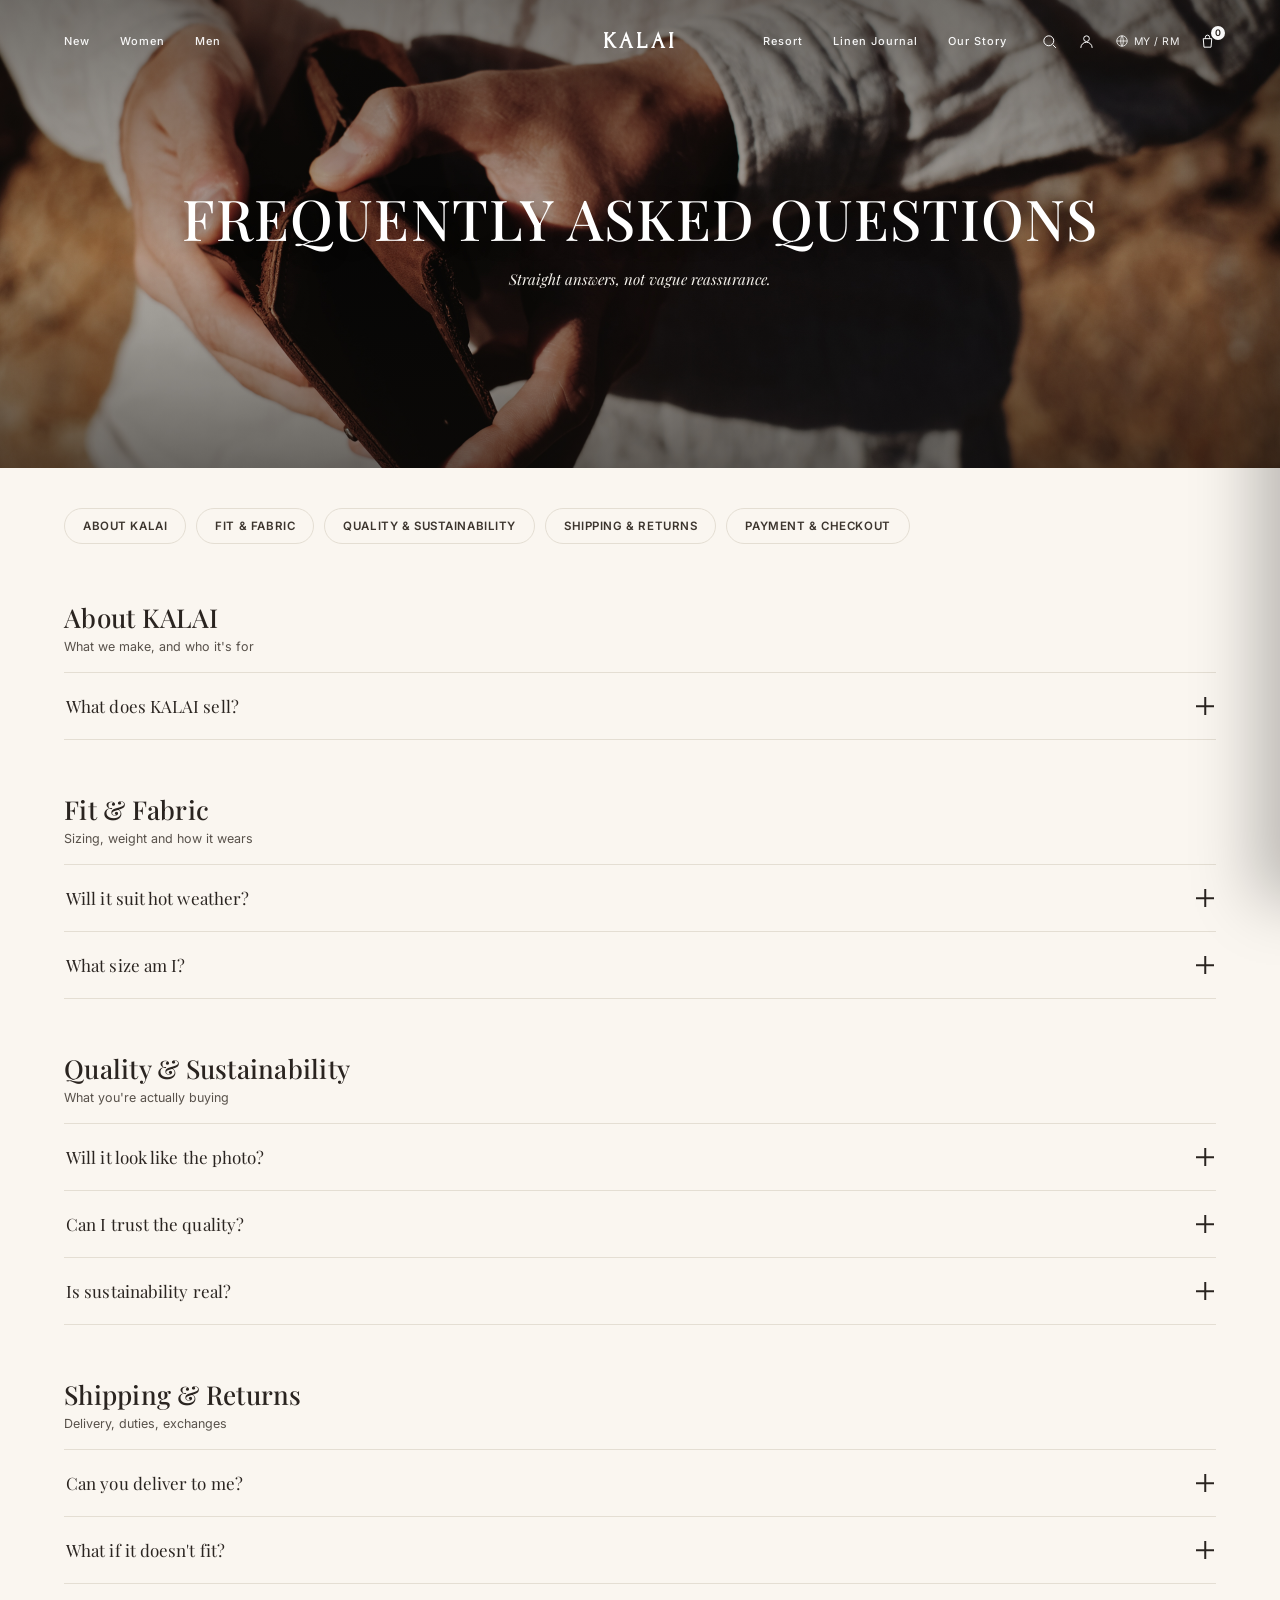
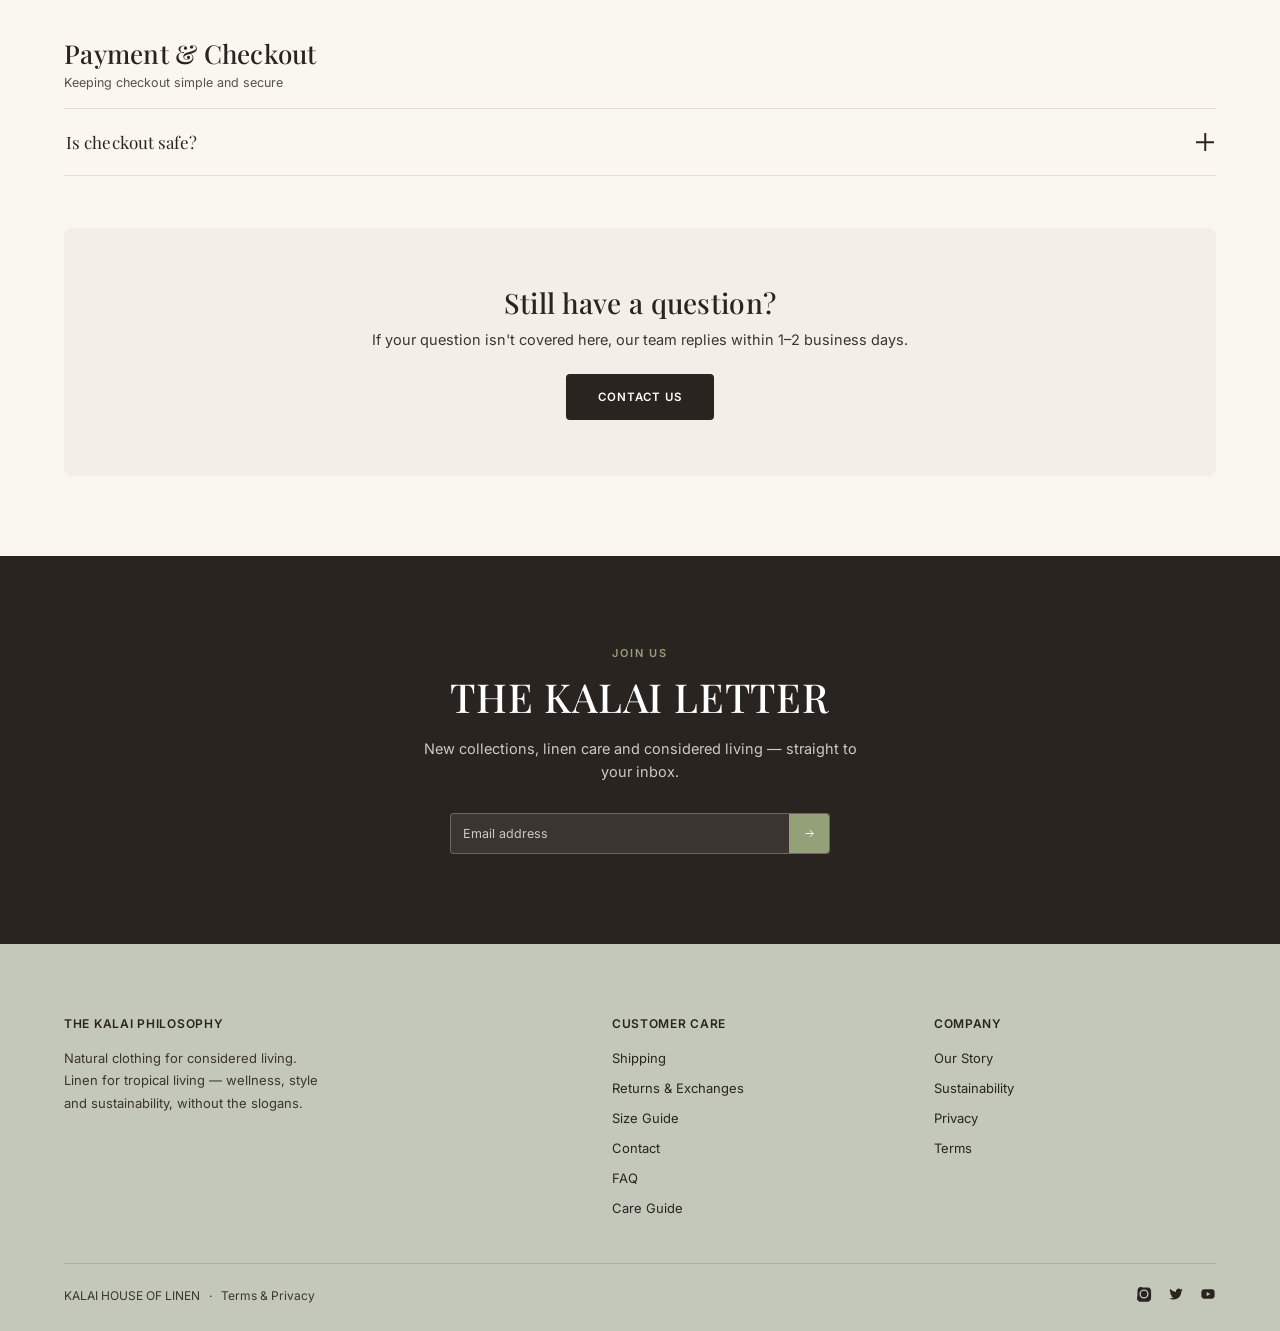
<file: faq.html>
<!DOCTYPE html>
<html lang="en">
<head>
<meta charset="UTF-8">
<meta name="viewport" content="width=device-width, initial-scale=1.0">
<title>FAQ — Frequently Asked Questions | KALAI House of Linen</title>
<meta name="description" content="Answers on fit, fabric, sustainability, shipping, returns and checkout — straight, specific, no vague claims.">
<link rel="preconnect" href="https://fonts.googleapis.com">
<link rel="preconnect" href="https://fonts.gstatic.com" crossorigin>
<link href="https://fonts.googleapis.com/css2?family=Forum&family=Playfair+Display:wght@400;500;600;700&family=Inter:wght@400;500;600&display=swap" rel="stylesheet">
<link rel="stylesheet" href="styles.css">
<link rel="icon" href="assets/images/logo/KALAI Linen LOGO - white.png">
</head>
<body>

  <header class="site-header centered-logo">
    <nav class="main-nav nav-left">
      <a href="index.html#edit">New</a>
      <a href="index.html#edit">Women</a>
      <a href="index.html#edit">Men</a>
    </nav>
    <a href="index.html" class="logo">KALAI</a>
    <div class="nav-right-wrap">
      <nav class="main-nav">
        <a href="index.html#life">Resort</a>
        <a href="journal.html">Linen Journal</a>
        <a href="ourstory.html">Our Story</a>
      </nav>
      <div class="header-icons">
        <button aria-label="Search" id="searchBtn"><svg viewBox="0 0 24 24"><circle cx="11" cy="11" r="7"/><path d="M21 21l-4.3-4.3"/></svg></button>
        <button aria-label="Account"><svg viewBox="0 0 24 24"><circle cx="12" cy="8" r="4"/><path d="M4 21c0-4.4 3.6-8 8-8s8 3.6 8 8"/></svg></button>
        <button class="header-country" aria-label="Country and currency">
          <svg viewBox="0 0 24 24"><circle cx="12" cy="12" r="9"/><path d="M3 12h18M12 3c3 3.5 3 14.5 0 18M12 3c-3 3.5-3 14.5 0 18"/></svg>
          <span>MY&nbsp;/&nbsp;RM</span>
        </button>
        <button aria-label="Bag" class="cart-count" id="cartBtn">
          <svg viewBox="0 0 24 24"><path d="M6 8h12l-1 12H7L6 8z"/><path d="M9 8V6a3 3 0 0 1 6 0v2"/></svg>
          <span class="cart-badge" id="cartBadge">0</span>
        </button>
        <button class="menu-toggle" id="menuToggle" aria-label="Menu"><span></span><span></span><span></span></button>
      </div>
    </div>
  </header>

  <div class="mobile-nav" id="mobileNav">
    <button class="close-mobile" id="closeMobile" aria-label="Close menu">&times;</button>
    <a href="index.html#edit">New</a>
    <a href="index.html#edit">Women</a>
    <a href="index.html#edit">Men</a>
    <a href="index.html#life">Resort</a>
    <a href="journal.html">Linen Journal</a>
    <a href="ourstory.html">Our Story</a>
  </div>

  <section class="journal-hero">
    <img src="assets/images/hero_section/faq.png" alt="Frequently Asked Questions — KALAI House of Linen">
    <div class="journal-hero-copy">
      <h1>Frequently Asked Questions</h1>
      <p>Straight answers, not vague reassurance.</p>
    </div>
  </section>

  <div class="section-inner">
  <br>
  <br>

    <nav class="faq-jumpnav">
      <a href="#about">About KALAI</a>
      <a href="#fit">Fit &amp; Fabric</a>
      <a href="#quality">Quality &amp; Sustainability</a>
      <a href="#shipping">Shipping &amp; Returns</a>
      <a href="#payment">Payment &amp; Checkout</a>
    </nav>

    <div class="faq-group" id="about">
      <h2>About KALAI</h2>
      <span class="faq-group-sub">What we make, and who it's for</span>
        <div class="faq-item" id="q1">
          <button class="faq-q" aria-expanded="false"><span>What does KALAI sell?</span><span class="faq-plus"></span></button>
          <div class="faq-a"><div class="faq-a-inner"><p>Natural, linen-led clothing for warm-climate living — shirts, trousers, dresses, co-ords and tailoring for both women and men. Everything we make is designed to be worn often, not just looked at. Start with <a href="index.html#edit">The Kalai Edit</a>.</p></div></div>
        </div>

    </div>

    <div class="faq-group" id="fit">
      <h2>Fit &amp; Fabric</h2>
      <span class="faq-group-sub">Sizing, weight and how it wears</span>
        <div class="faq-item" id="q2">
          <button class="faq-q" aria-expanded="false"><span>Will it suit hot weather?</span><span class="faq-plus"></span></button>
          <div class="faq-a"><div class="faq-a-inner"><p>Yes — that's what it's built for. Our linen sits between 130&ndash;170 GSM, lightweight and open-woven for airflow. Every product page lists the exact fabric weight, feel and the occasions it's best suited to, so you're not guessing from a photo. Read more in <a href="journal-linen-vs-cotton.html">Linen vs Cotton: Which Is Cooler?</a></p></div></div>
        </div>

        <div class="faq-item" id="q3">
          <button class="faq-q" aria-expanded="false"><span>What size am I?</span><span class="faq-plus"></span></button>
          <div class="faq-a"><div class="faq-a-inner"><p>Every product page includes garment measurements in both cm and inches, the model's height and the size they're wearing, and a plain-English fit description — relaxed, tailored or true-to-size. We don't rely on a generic S/M/L chart alone.</p></div></div>
        </div>

    </div>

    <div class="faq-group" id="quality">
      <h2>Quality &amp; Sustainability</h2>
      <span class="faq-group-sub">What you're actually buying</span>
        <div class="faq-item" id="q4">
          <button class="faq-q" aria-expanded="false"><span>Will it look like the photo?</span><span class="faq-plus"></span></button>
          <div class="faq-a"><div class="faq-a-inner"><p>We photograph every piece the same way — front, back, close-up and in movement — under consistent lighting, so colour and drape are accurate. If a colour still reads differently on your screen than in person, our returns policy covers that.</p></div></div>
        </div>

        <div class="faq-item" id="q5">
          <button class="faq-q" aria-expanded="false"><span>Can I trust the quality?</span><span class="faq-plus"></span></button>
          <div class="faq-a"><div class="faq-a-inner"><p>Check the fabric composition on the product page, not just the photo. We list the exact material, weight and construction detail for every piece, alongside genuine customer reviews. You can also read about our approach on <a href="ourstory.html#materials">Materials &amp; Makers</a>.</p></div></div>
        </div>

        <div class="faq-item" id="q6">
          <button class="faq-q" aria-expanded="false"><span>Is sustainability real?</span><span class="faq-plus"></span></button>
          <div class="faq-a"><div class="faq-a-inner"><p>We try not to use blanket claims like "eco-friendly." Our <a href="ourstory.html#sustainability">Sustainability</a> page names the actual materials, the makers we work with, and what we're still improving — including what we haven't solved yet.</p></div></div>
        </div>

    </div>

    <div class="faq-group" id="shipping">
      <h2>Shipping &amp; Returns</h2>
      <span class="faq-group-sub">Delivery, duties, exchanges</span>
        <div class="faq-item" id="q7">
          <button class="faq-q" aria-expanded="false"><span>Can you deliver to me?</span><span class="faq-plus"></span></button>
          <div class="faq-a"><div class="faq-a-inner"><p>Use the country selector in the header to see delivery estimates, duties and currency for your location before you check out — not after.</p></div></div>
        </div>

        <div class="faq-item" id="q8">
          <button class="faq-q" aria-expanded="false"><span>What if it doesn't fit?</span><span class="faq-plus"></span></button>
          <div class="faq-a"><div class="faq-a-inner"><p>Exchanges and returns are straightforward within 30 days of delivery, and the policy is shown right next to Add to Bag — not buried on a separate page you have to go looking for.</p></div></div>
        </div>

    </div>

    <div class="faq-group" id="payment">
      <h2>Payment &amp; Checkout</h2>
      <span class="faq-group-sub">Keeping checkout simple and secure</span>
        <div class="faq-item" id="q9">
          <button class="faq-q" aria-expanded="false"><span>Is checkout safe?</span><span class="faq-plus"></span></button>
          <div class="faq-a"><div class="faq-a-inner"><p>Yes. We use recognisable, secure payment providers, and checkout asks only for the information needed to complete your order — no account required unless you want one.</p></div></div>
        </div>

    </div>

    <div class="cross-link-banner">
      <h3>Still have a question?</h3>
      <p>If your question isn't covered here, our team replies within 1&ndash;2 business days.</p>
      <a href="contact.html" class="btn btn-dark">Contact Us</a>
    </div>
  </div>

  <section class="letter-section">
    <div class="section-inner">
      <span class="section-eyebrow">Join Us</span>
      <h2>The Kalai Letter</h2>
      <p>New collections, linen care and considered living — straight to your inbox.</p>
      <form class="newsletter-form">
        <input type="email" placeholder="Email address" required>
        <button type="submit" aria-label="Subscribe"><svg viewBox="0 0 24 24"><path d="M5 12h14M13 6l6 6-6 6"/></svg></button>
      </form>
    </div>
  </section>

  <footer class="site-footer">
    <div class="section-inner">
      <div class="footer-grid">
        <div>
          <h4>The Kalai Philosophy</h4>
          <p>Natural clothing for considered living. Linen for tropical living — wellness, style and sustainability, without the slogans.</p>
        </div>
        <div>
          <h4>Customer Care</h4>
          <ul>
            <li><a href="#">Shipping</a></li>
            <li><a href="#">Returns &amp; Exchanges</a></li>
            <li><a href="#">Size Guide</a></li>
            <li><a href="contact.html">Contact</a></li>
            <li><a href="faq.html">FAQ</a></li>
            <li><a href="#">Care Guide</a></li>
          </ul>
        </div>
        <div>
          <h4>Company</h4>
          <ul>
            <li><a href="ourstory.html">Our Story</a></li>
            <li><a href="ourstory.html#sustainability">Sustainability</a></li>
            <li><a href="#">Privacy</a></li>
            <li><a href="#">Terms</a></li>
          </ul>
        </div>
      </div>
      <div class="footer-bottom">
        <div>KALAI HOUSE OF LINEN &nbsp;&nbsp;&middot;&nbsp;&nbsp; Terms &amp; Privacy</div>
        <div class="socials">
          <a href="https://www.instagram.com/kalai_linen/?hl=en" aria-label="Instagram"><svg viewBox="0 0 24 24"><path d="M12 2.2c3.2 0 3.6 0 4.85.07 1.17.05 1.97.24 2.43.4a4.9 4.9 0 0 1 1.77 1.15 4.9 4.9 0 0 1 1.15 1.77c.17.46.36 1.26.4 2.43.07 1.25.07 1.65.07 4.85s0 3.6-.07 4.85c-.05 1.17-.24 1.97-.4 2.43a4.9 4.9 0 0 1-1.15 1.77 4.9 4.9 0 0 1-1.77 1.15c-.46.17-1.26.36-2.43.4-1.25.07-1.65.07-4.85.07s-3.6 0-4.85-.07c-1.17-.05-1.97-.24-2.43-.4a4.9 4.9 0 0 1-1.77-1.15 4.9 4.9 0 0 1-1.15-1.77c-.17-.46-.36-1.26-.4-2.43C2.2 15.6 2.2 15.2 2.2 12s0-3.6.07-4.85c.05-1.17.24-1.97.4-2.43A4.9 4.9 0 0 1 3.82 3a4.9 4.9 0 0 1 1.77-1.15c.46-.17 1.26-.36 2.43-.4C9.27 2.2 9.67 2.2 12 2.2zm0 3a6.8 6.8 0 1 0 0 13.6 6.8 6.8 0 0 0 0-13.6zm0 2a4.8 4.8 0 1 1 0 9.6 4.8 4.8 0 0 1 0-9.6zm6.9-2.15a1.1 1.1 0 1 1-2.2 0 1.1 1.1 0 0 1 2.2 0z"/></svg></a>
          <a href="#" aria-label="Twitter"><svg viewBox="0 0 24 24"><path d="M22 5.9c-.7.3-1.5.6-2.3.7.8-.5 1.5-1.3 1.8-2.3-.8.5-1.7.8-2.6 1a4.1 4.1 0 0 0-7 3.7A11.6 11.6 0 0 1 3.4 4.6a4.1 4.1 0 0 0 1.3 5.5c-.6 0-1.3-.2-1.8-.5v.1a4.1 4.1 0 0 0 3.3 4 4.2 4.2 0 0 1-1.8.1 4.1 4.1 0 0 0 3.8 2.9A8.3 8.3 0 0 1 2 18.4a11.6 11.6 0 0 0 6.3 1.8c7.5 0 11.7-6.3 11.7-11.7v-.5c.8-.6 1.5-1.3 2-2.1z"/></svg></a>
          <a href="#" aria-label="YouTube"><svg viewBox="0 0 24 24"><path d="M22 12s0-3.1-.4-4.6a2.9 2.9 0 0 0-2-2C17.9 5 12 5 12 5s-5.9 0-7.6.4a2.9 2.9 0 0 0-2 2C2 8.9 2 12 2 12s0 3.1.4 4.6a2.9 2.9 0 0 0 2 2C6.1 19 12 19 12 19s5.9 0 7.6-.4a2.9 2.9 0 0 0 2-2C22 15.1 22 12 22 12z"/><path d="M10 9l5.5 3-5.5 3V9z" fill="var(--sage-footer)" stroke="none"/></svg></a>
        </div>
      </div>
    </div>
  </footer>

<script src="script.js"></script>
</body>
</html>
</file>
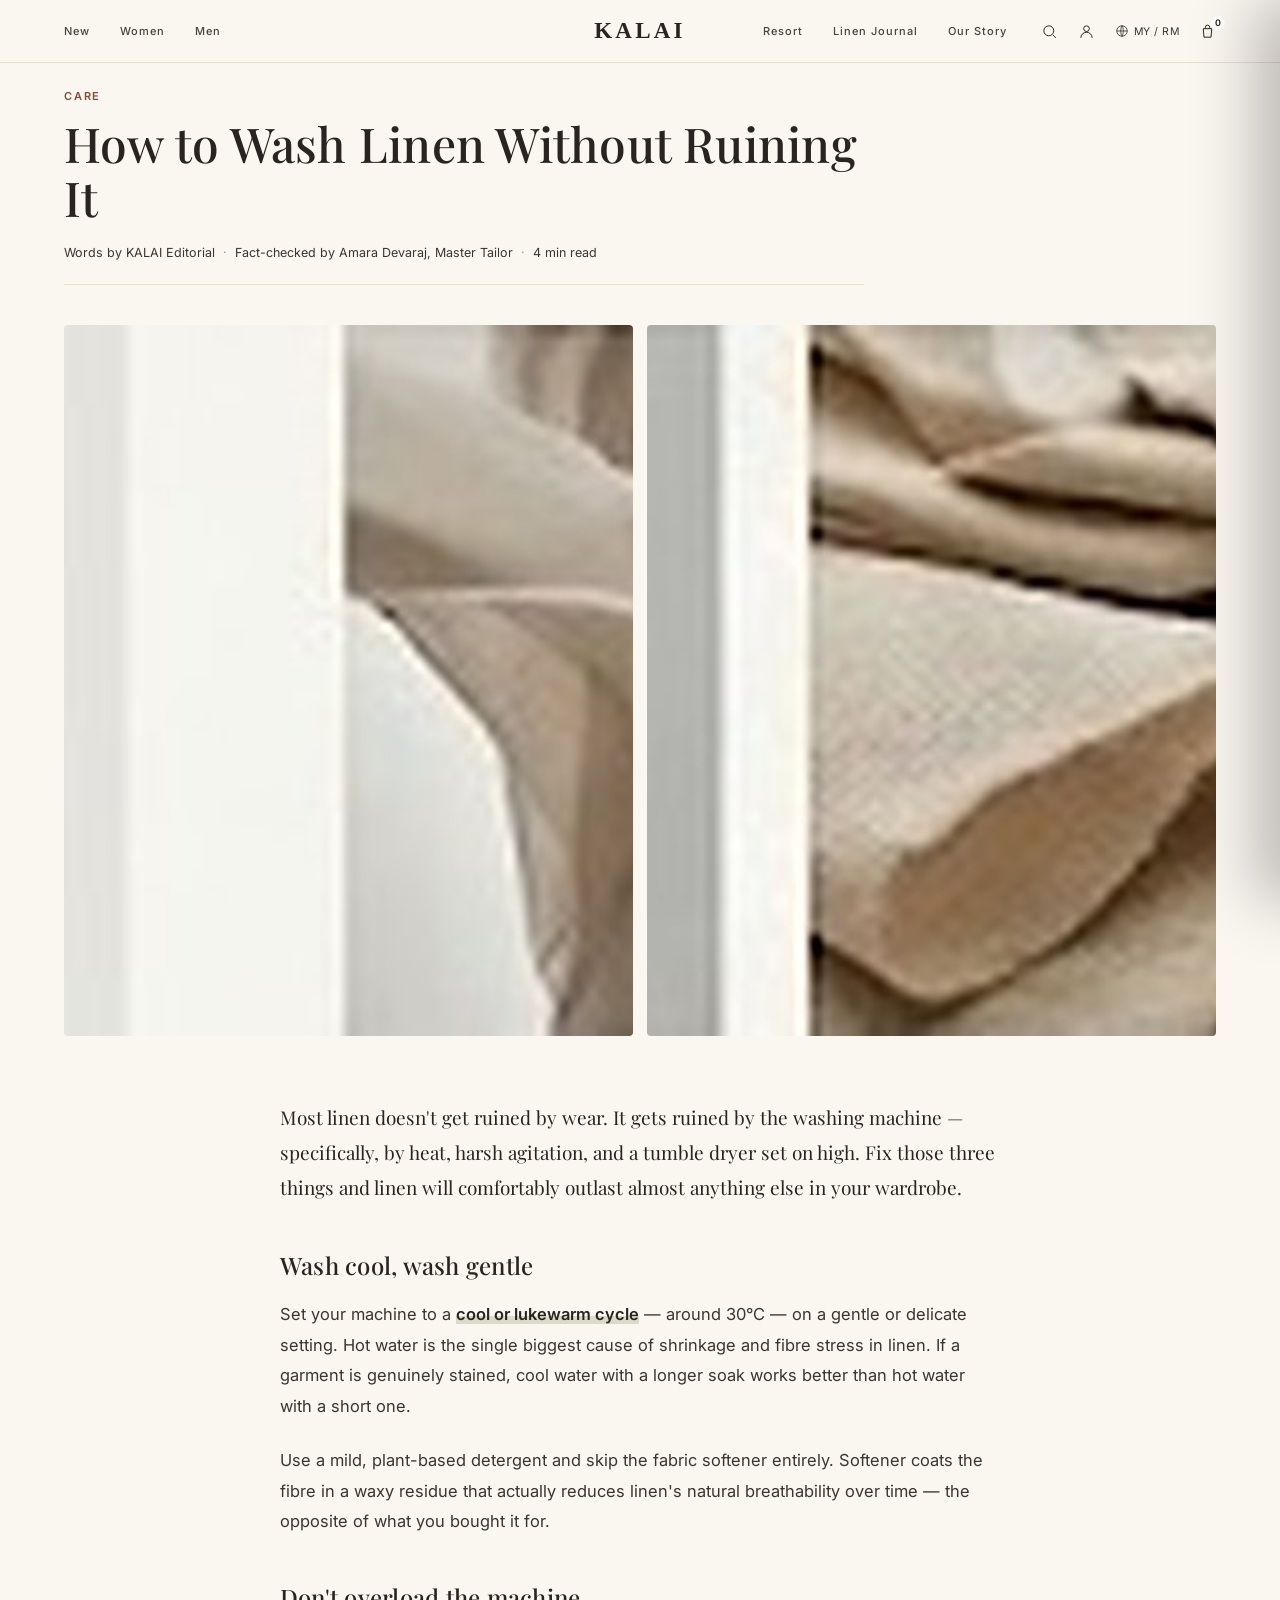
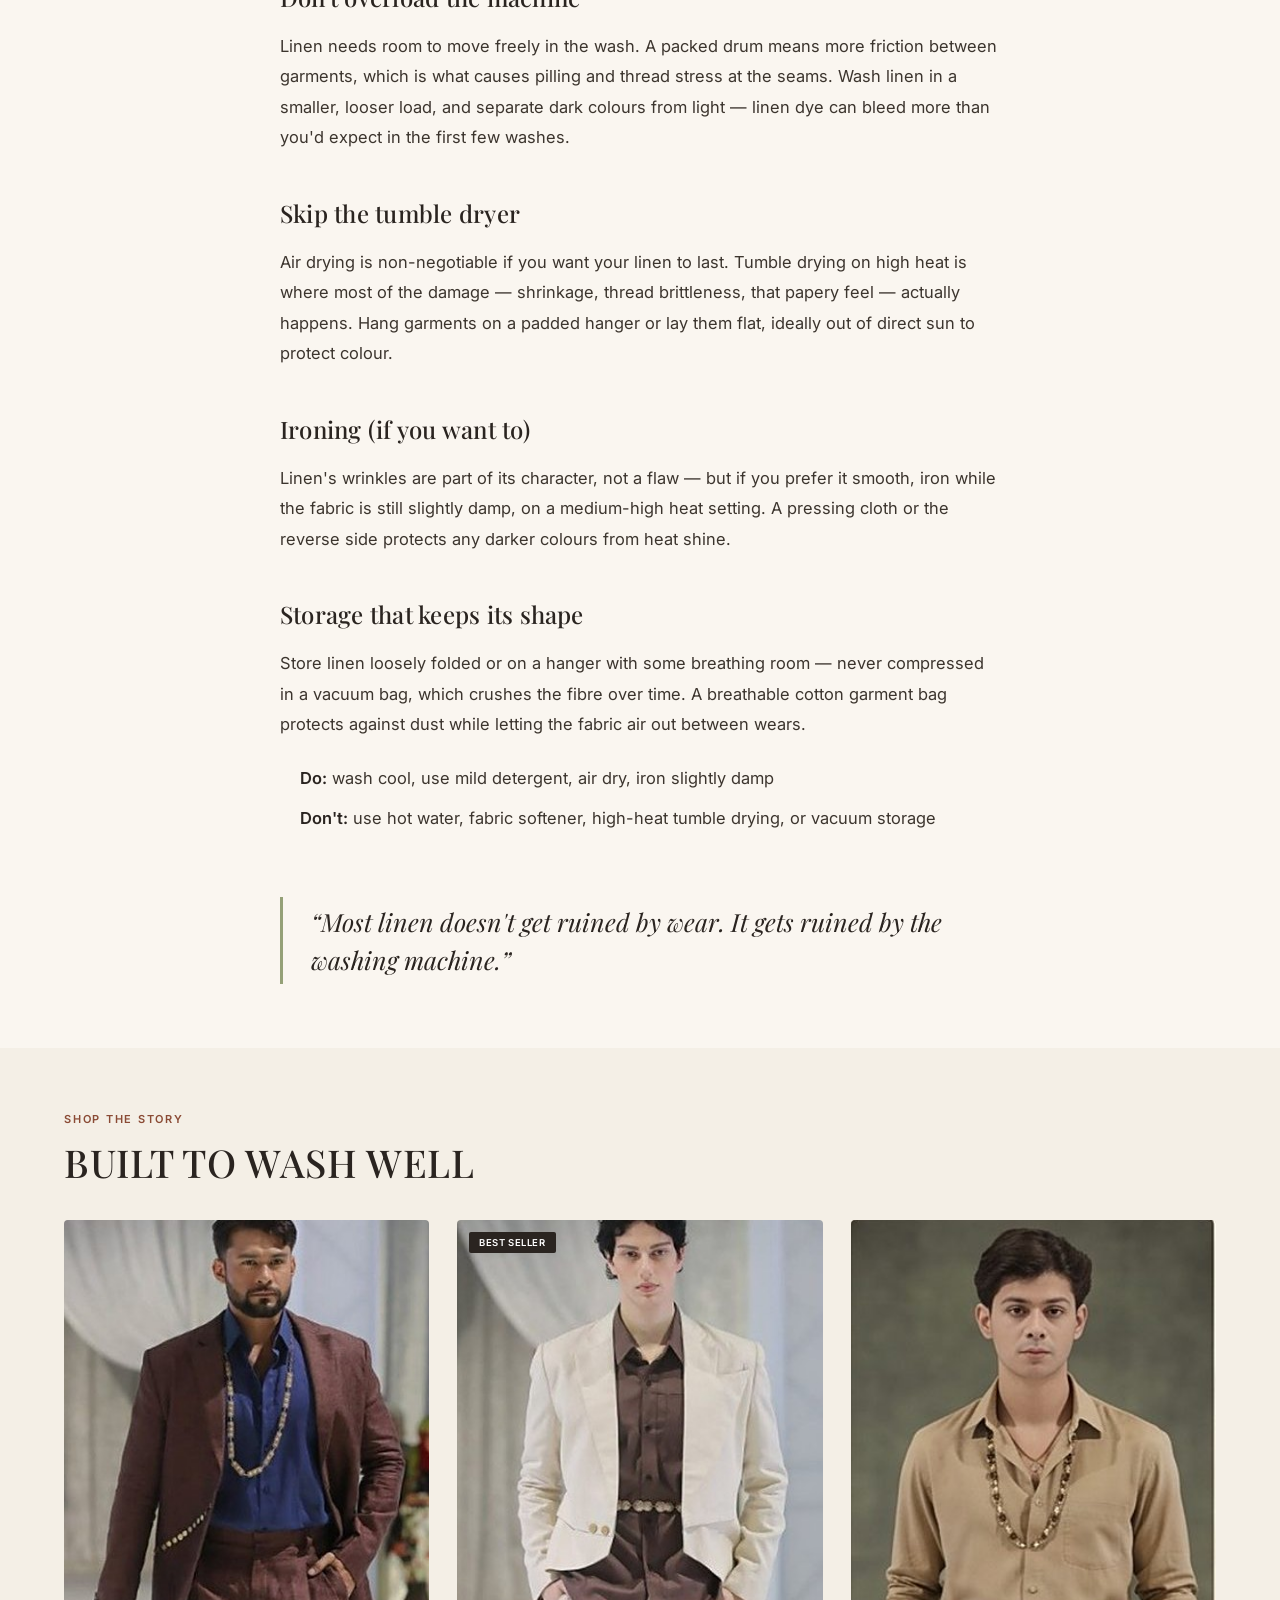
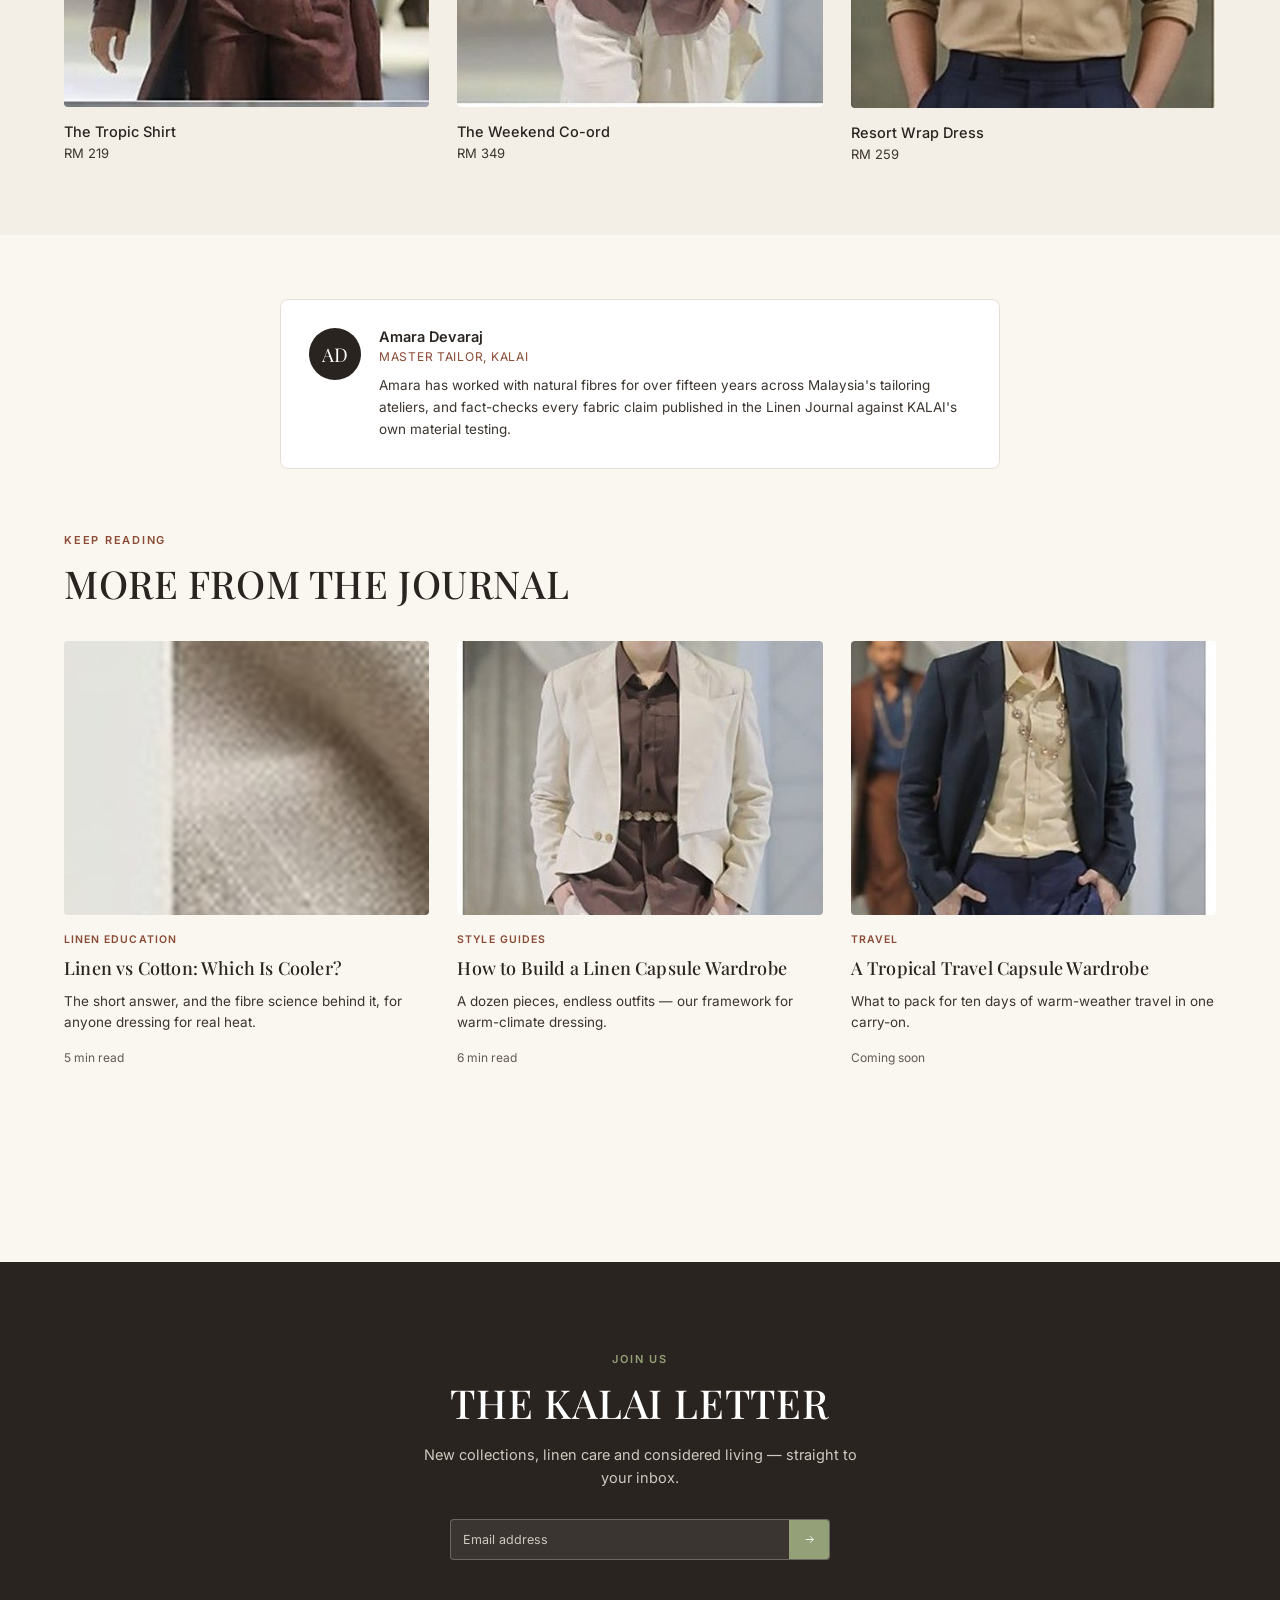
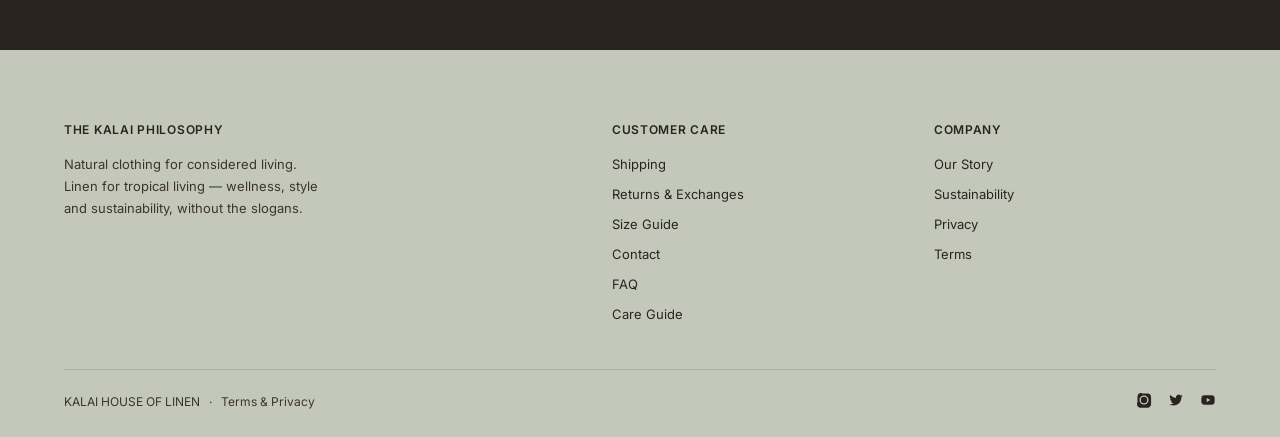
<file: journal-how-to-wash-linen.html>
<!DOCTYPE html>
<html lang="en">
<head>
<meta charset="UTF-8">
<meta name="viewport" content="width=device-width, initial-scale=1.0">
<title>How to Wash Linen Without Ruining It — The Linen Journal | KALAI</title>
<meta name="description" content="Wash less, wash correctly, and let it air dry — the three habits that make linen last, explained properly.">
<link rel="preconnect" href="https://fonts.googleapis.com">
<link rel="preconnect" href="https://fonts.gstatic.com" crossorigin>
<link href="https://fonts.googleapis.com/css2?family=Playfair+Display:wght@400;500;600;700&family=Inter:wght@400;500;600&display=swap" rel="stylesheet">
<link rel="stylesheet" href="styles.css">
</head>
<body>

  <header class="site-header centered-logo light">
    <nav class="main-nav nav-left">
      <a href="index.html#edit">New</a>
      <a href="index.html#edit">Women</a>
      <a href="index.html#edit">Men</a>
    </nav>
    <a href="index.html" class="logo">KALAI</a>
    <div class="nav-right-wrap">
      <nav class="main-nav">
        <a href="index.html#life">Resort</a>
        <a href="journal.html">Linen Journal</a>
        <a href="ourstory.html">Our Story</a>
      </nav>
      <div class="header-icons">
        <button aria-label="Search" id="searchBtn"><svg viewBox="0 0 24 24"><circle cx="11" cy="11" r="7"/><path d="M21 21l-4.3-4.3"/></svg></button>
        <button aria-label="Account"><svg viewBox="0 0 24 24"><circle cx="12" cy="8" r="4"/><path d="M4 21c0-4.4 3.6-8 8-8s8 3.6 8 8"/></svg></button>
        <button class="header-country" aria-label="Country and currency">
          <svg viewBox="0 0 24 24"><circle cx="12" cy="12" r="9"/><path d="M3 12h18M12 3c3 3.5 3 14.5 0 18M12 3c-3 3.5-3 14.5 0 18"/></svg>
          <span>MY&nbsp;/&nbsp;RM</span>
        </button>
        <button aria-label="Bag" class="cart-count" id="cartBtn">
          <svg viewBox="0 0 24 24"><path d="M6 8h12l-1 12H7L6 8z"/><path d="M9 8V6a3 3 0 0 1 6 0v2"/></svg>
          <span class="cart-badge" id="cartBadge">0</span>
        </button>
        <button class="menu-toggle" id="menuToggle" aria-label="Menu"><span></span><span></span><span></span></button>
      </div>
    </div>
  </header>

  <div class="mobile-nav" id="mobileNav">
    <button class="close-mobile" id="closeMobile" aria-label="Close menu">&times;</button>
    <a href="index.html#edit">New</a>
    <a href="index.html#edit">Women</a>
    <a href="index.html#edit">Men</a>
    <a href="index.html#life">Resort</a>
    <a href="journal.html">Linen Journal</a>
    <a href="ourstory.html">Our Story</a>
  </div>

  <div class="section-inner">
<header class="article-header">
      <span class="section-eyebrow">Care</span>
      <h1>How to Wash Linen Without Ruining It</h1>
      <div class="article-byline">
        <span>Words by KALAI Editorial</span>
        <span class="dot">&middot;</span>
        <span>Fact-checked by Amara Devaraj, Master Tailor</span>
        <span class="dot">&middot;</span>
        <span>4 min read</span>
      </div>
    </header>

    <div class="article-hero-pair">
      <div class="ahp-img"><img src="[data-uri]" alt="Flowing linen fabric, freshly laundered"></div>
      <div class="ahp-img"><img src="[data-uri]" alt="Folded linen, ready for storage"></div>
    </div>

    <div class="article-body">
      <p class="article-lede">Most linen doesn't get ruined by wear. It gets ruined by the washing machine — specifically, by heat, harsh agitation, and a tumble dryer set on high. Fix those three things and linen will comfortably outlast almost anything else in your wardrobe.</p>

      <h2>Wash cool, wash gentle</h2>
      <p>Set your machine to a <span class="article-term">cool or lukewarm cycle</span> — around 30°C — on a gentle or delicate setting. Hot water is the single biggest cause of shrinkage and fibre stress in linen. If a garment is genuinely stained, cool water with a longer soak works better than hot water with a short one.</p>

      <p>Use a mild, plant-based detergent and skip the fabric softener entirely. Softener coats the fibre in a waxy residue that actually reduces linen's natural breathability over time — the opposite of what you bought it for.</p>

      <h2>Don't overload the machine</h2>
      <p>Linen needs room to move freely in the wash. A packed drum means more friction between garments, which is what causes pilling and thread stress at the seams. Wash linen in a smaller, looser load, and separate dark colours from light — linen dye can bleed more than you'd expect in the first few washes.</p>

      <h2>Skip the tumble dryer</h2>
      <p>Air drying is non-negotiable if you want your linen to last. Tumble drying on high heat is where most of the damage — shrinkage, thread brittleness, that papery feel — actually happens. Hang garments on a padded hanger or lay them flat, ideally out of direct sun to protect colour.</p>

      <h2>Ironing (if you want to)</h2>
      <p>Linen's wrinkles are part of its character, not a flaw — but if you prefer it smooth, iron while the fabric is still slightly damp, on a medium-high heat setting. A pressing cloth or the reverse side protects any darker colours from heat shine.</p>

      <h2>Storage that keeps its shape</h2>
      <p>Store linen loosely folded or on a hanger with some breathing room — never compressed in a vacuum bag, which crushes the fibre over time. A breathable cotton garment bag protects against dust while letting the fabric air out between wears.</p>

      <ul>
        <li><strong>Do:</strong> wash cool, use mild detergent, air dry, iron slightly damp</li>
        <li><strong>Don't:</strong> use hot water, fabric softener, high-heat tumble drying, or vacuum storage</li>
      </ul>
    </div>

    <div class="article-pullquote">
      <p>&ldquo;Most linen doesn't get ruined by wear. It gets ruined by the washing machine.&rdquo;</p>
    </div>
  </div>

  <section class="article-shop">
    <div class="section-inner">
      <div class="section-head">
        <div>
          <span class="section-eyebrow">Shop The Story</span>
          <h2>Built to Wash Well</h2>
        </div>
      </div>
      <div class="product-grid">
        <div class="product-card" data-name="The Tropic Shirt" data-price="RM 219">
          <div class="p-img">
            
            <img src="[data-uri]" alt="The Tropic Shirt">
            <a href="#" class="qv-btn">Quick View</a>
          </div>
          <div class="p-name">The Tropic Shirt</div>
          <div class="p-price">RM 219</div>
        </div>
        <div class="product-card" data-name="The Weekend Co-ord" data-price="RM 349">
          <div class="p-img">
            <span class="product-badge">Best Seller</span>
            <img src="[data-uri]" alt="The Weekend Co-ord">
            <a href="#" class="qv-btn">Quick View</a>
          </div>
          <div class="p-name">The Weekend Co-ord</div>
          <div class="p-price">RM 349</div>
        </div>
        <div class="product-card" data-name="Resort Wrap Dress" data-price="RM 259">
          <div class="p-img">
            
            <img src="[data-uri]" alt="Resort Wrap Dress">
            <a href="#" class="qv-btn">Quick View</a>
          </div>
          <div class="p-name">Resort Wrap Dress</div>
          <div class="p-price">RM 259</div>
        </div>
      </div>
    </div>
  </section>

  <div class="section-inner">
    <div class="article-author">
      <div class="aa-initial">AD</div>
      <div>
        <div class="aa-name">Amara Devaraj</div>
        <div class="aa-role">Master Tailor, KALAI</div>
        <div class="aa-bio">Amara has worked with natural fibres for over fifteen years across Malaysia's tailoring ateliers, and fact-checks every fabric claim published in the Linen Journal against KALAI's own material testing.</div>
      </div>
    </div>
  </div>

  <section class="article-related">
    <div class="section-inner">
      <div class="section-head">
        <div>
          <span class="section-eyebrow">Keep Reading</span>
          <h2>More From the Journal</h2>
        </div>
      </div>
      <div class="journal-editorial-grid">
        <a href="journal-linen-vs-cotton.html" class="journal-card">
          <div class="j-img"><img src="[data-uri]" alt="Linen vs Cotton: Which Is Cooler?"></div>
          <span class="j-eyebrow">Linen Education</span>
          <h3>Linen vs Cotton: Which Is Cooler?</h3>
          <p>The short answer, and the fibre science behind it, for anyone dressing for real heat.</p>
          <span class="j-meta">5 min read</span>
        </a>
        <a href="journal-linen-capsule-wardrobe.html" class="journal-card">
          <div class="j-img"><img src="[data-uri]" alt="How to Build a Linen Capsule Wardrobe"></div>
          <span class="j-eyebrow">Style Guides</span>
          <h3>How to Build a Linen Capsule Wardrobe</h3>
          <p>A dozen pieces, endless outfits — our framework for warm-climate dressing.</p>
          <span class="j-meta">6 min read</span>
        </a>
        <a href="journal.html" class="journal-card">
          <div class="j-img"><img src="[data-uri]" alt="A Tropical Travel Capsule Wardrobe"></div>
          <span class="j-eyebrow">Travel</span>
          <h3>A Tropical Travel Capsule Wardrobe</h3>
          <p>What to pack for ten days of warm-weather travel in one carry-on.</p>
          <span class="j-meta">Coming soon</span>
        </a>
      </div>
    </div>
  </section>

  <div class="quick-add" id="quickAdd">
    <button class="qa-close" id="qaClose" aria-label="Close">&times;</button>
    <span class="qa-title" id="qaTitle">Quick View</span>
    <div class="qa-items" id="qaItems"></div>
  </div>

  <section class="letter-section">
    <div class="section-inner">
      <span class="section-eyebrow">Join Us</span>
      <h2>The Kalai Letter</h2>
      <p>New collections, linen care and considered living — straight to your inbox.</p>
      <form class="newsletter-form">
        <input type="email" placeholder="Email address" required>
        <button type="submit" aria-label="Subscribe"><svg viewBox="0 0 24 24"><path d="M5 12h14M13 6l6 6-6 6"/></svg></button>
      </form>
    </div>
  </section>

  <footer class="site-footer">
    <div class="section-inner">
      <div class="footer-grid">
        <div>
          <h4>The Kalai Philosophy</h4>
          <p>Natural clothing for considered living. Linen for tropical living — wellness, style and sustainability, without the slogans.</p>
        </div>
        <div>
          <h4>Customer Care</h4>
          <ul>
            <li><a href="#">Shipping</a></li>
            <li><a href="#">Returns &amp; Exchanges</a></li>
            <li><a href="#">Size Guide</a></li>
            <li><a href="contact.html">Contact</a></li>
            <li><a href="faq.html">FAQ</a></li>
            <li><a href="#">Care Guide</a></li>
          </ul>
        </div>
        <div>
          <h4>Company</h4>
          <ul>
            <li><a href="ourstory.html">Our Story</a></li>
            <li><a href="ourstory.html#sustainability">Sustainability</a></li>
            <li><a href="#">Privacy</a></li>
            <li><a href="#">Terms</a></li>
          </ul>
        </div>
      </div>
      <div class="footer-bottom">
        <div>KALAI HOUSE OF LINEN &nbsp;&nbsp;&middot;&nbsp;&nbsp; Terms &amp; Privacy</div>
        <div class="socials">
          <a href="https://www.instagram.com/kalai_linen/?hl=en" aria-label="Instagram"><svg viewBox="0 0 24 24"><path d="M12 2.2c3.2 0 3.6 0 4.85.07 1.17.05 1.97.24 2.43.4a4.9 4.9 0 0 1 1.77 1.15 4.9 4.9 0 0 1 1.15 1.77c.17.46.36 1.26.4 2.43.07 1.25.07 1.65.07 4.85s0 3.6-.07 4.85c-.05 1.17-.24 1.97-.4 2.43a4.9 4.9 0 0 1-1.15 1.77 4.9 4.9 0 0 1-1.77 1.15c-.46.17-1.26.36-2.43.4-1.25.07-1.65.07-4.85.07s-3.6 0-4.85-.07c-1.17-.05-1.97-.24-2.43-.4a4.9 4.9 0 0 1-1.77-1.15 4.9 4.9 0 0 1-1.15-1.77c-.17-.46-.36-1.26-.4-2.43C2.2 15.6 2.2 15.2 2.2 12s0-3.6.07-4.85c.05-1.17.24-1.97.4-2.43A4.9 4.9 0 0 1 3.82 3a4.9 4.9 0 0 1 1.77-1.15c.46-.17 1.26-.36 2.43-.4C9.27 2.2 9.67 2.2 12 2.2zm0 3a6.8 6.8 0 1 0 0 13.6 6.8 6.8 0 0 0 0-13.6zm0 2a4.8 4.8 0 1 1 0 9.6 4.8 4.8 0 0 1 0-9.6zm6.9-2.15a1.1 1.1 0 1 1-2.2 0 1.1 1.1 0 0 1 2.2 0z"/></svg></a>
          <a href="#" aria-label="Twitter"><svg viewBox="0 0 24 24"><path d="M22 5.9c-.7.3-1.5.6-2.3.7.8-.5 1.5-1.3 1.8-2.3-.8.5-1.7.8-2.6 1a4.1 4.1 0 0 0-7 3.7A11.6 11.6 0 0 1 3.4 4.6a4.1 4.1 0 0 0 1.3 5.5c-.6 0-1.3-.2-1.8-.5v.1a4.1 4.1 0 0 0 3.3 4 4.2 4.2 0 0 1-1.8.1 4.1 4.1 0 0 0 3.8 2.9A8.3 8.3 0 0 1 2 18.4a11.6 11.6 0 0 0 6.3 1.8c7.5 0 11.7-6.3 11.7-11.7v-.5c.8-.6 1.5-1.3 2-2.1z"/></svg></a>
          <a href="#" aria-label="YouTube"><svg viewBox="0 0 24 24"><path d="M22 12s0-3.1-.4-4.6a2.9 2.9 0 0 0-2-2C17.9 5 12 5 12 5s-5.9 0-7.6.4a2.9 2.9 0 0 0-2 2C2 8.9 2 12 2 12s0 3.1.4 4.6a2.9 2.9 0 0 0 2 2C6.1 19 12 19 12 19s5.9 0 7.6-.4a2.9 2.9 0 0 0 2-2C22 15.1 22 12 22 12z"/><path d="M10 9l5.5 3-5.5 3V9z" fill="var(--sage-footer)" stroke="none"/></svg></a>
        </div>
      </div>
    </div>
  </footer>

<script src="script.js"></script>
</body>
</html>
</file>
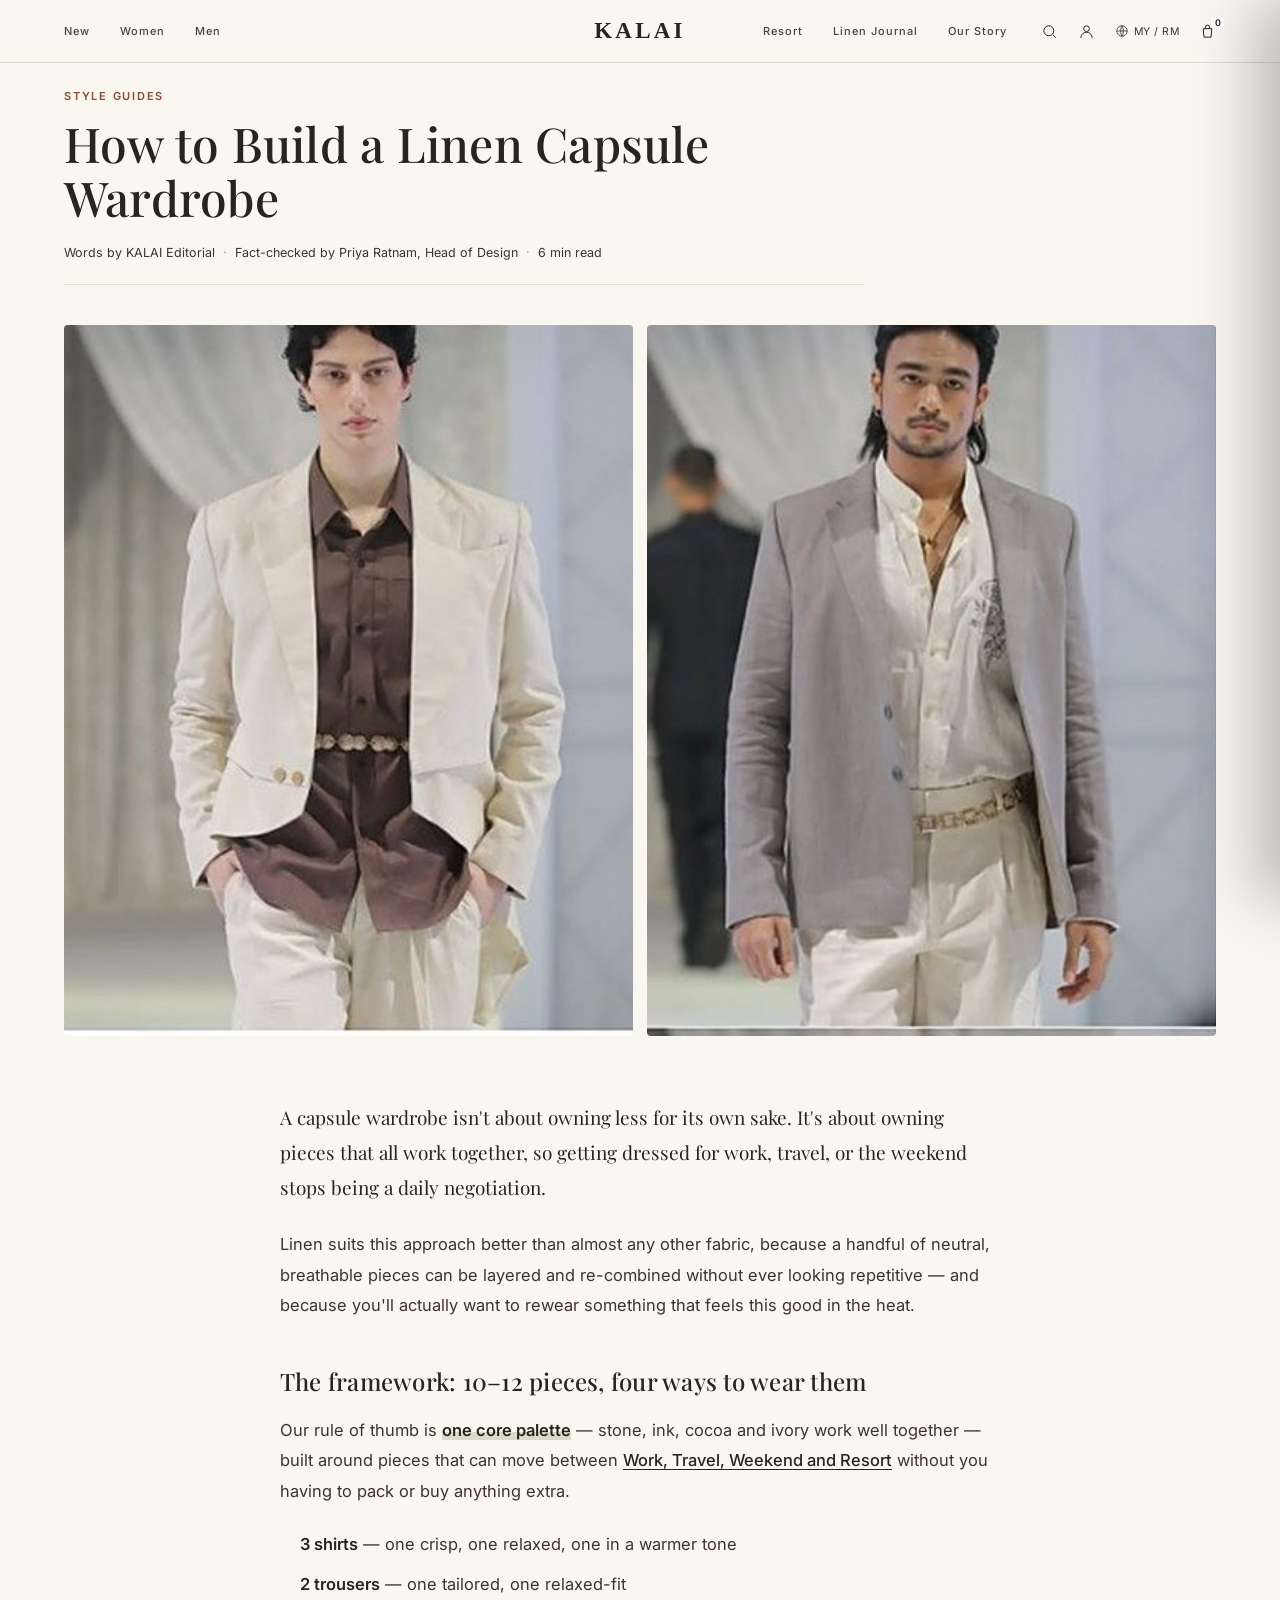
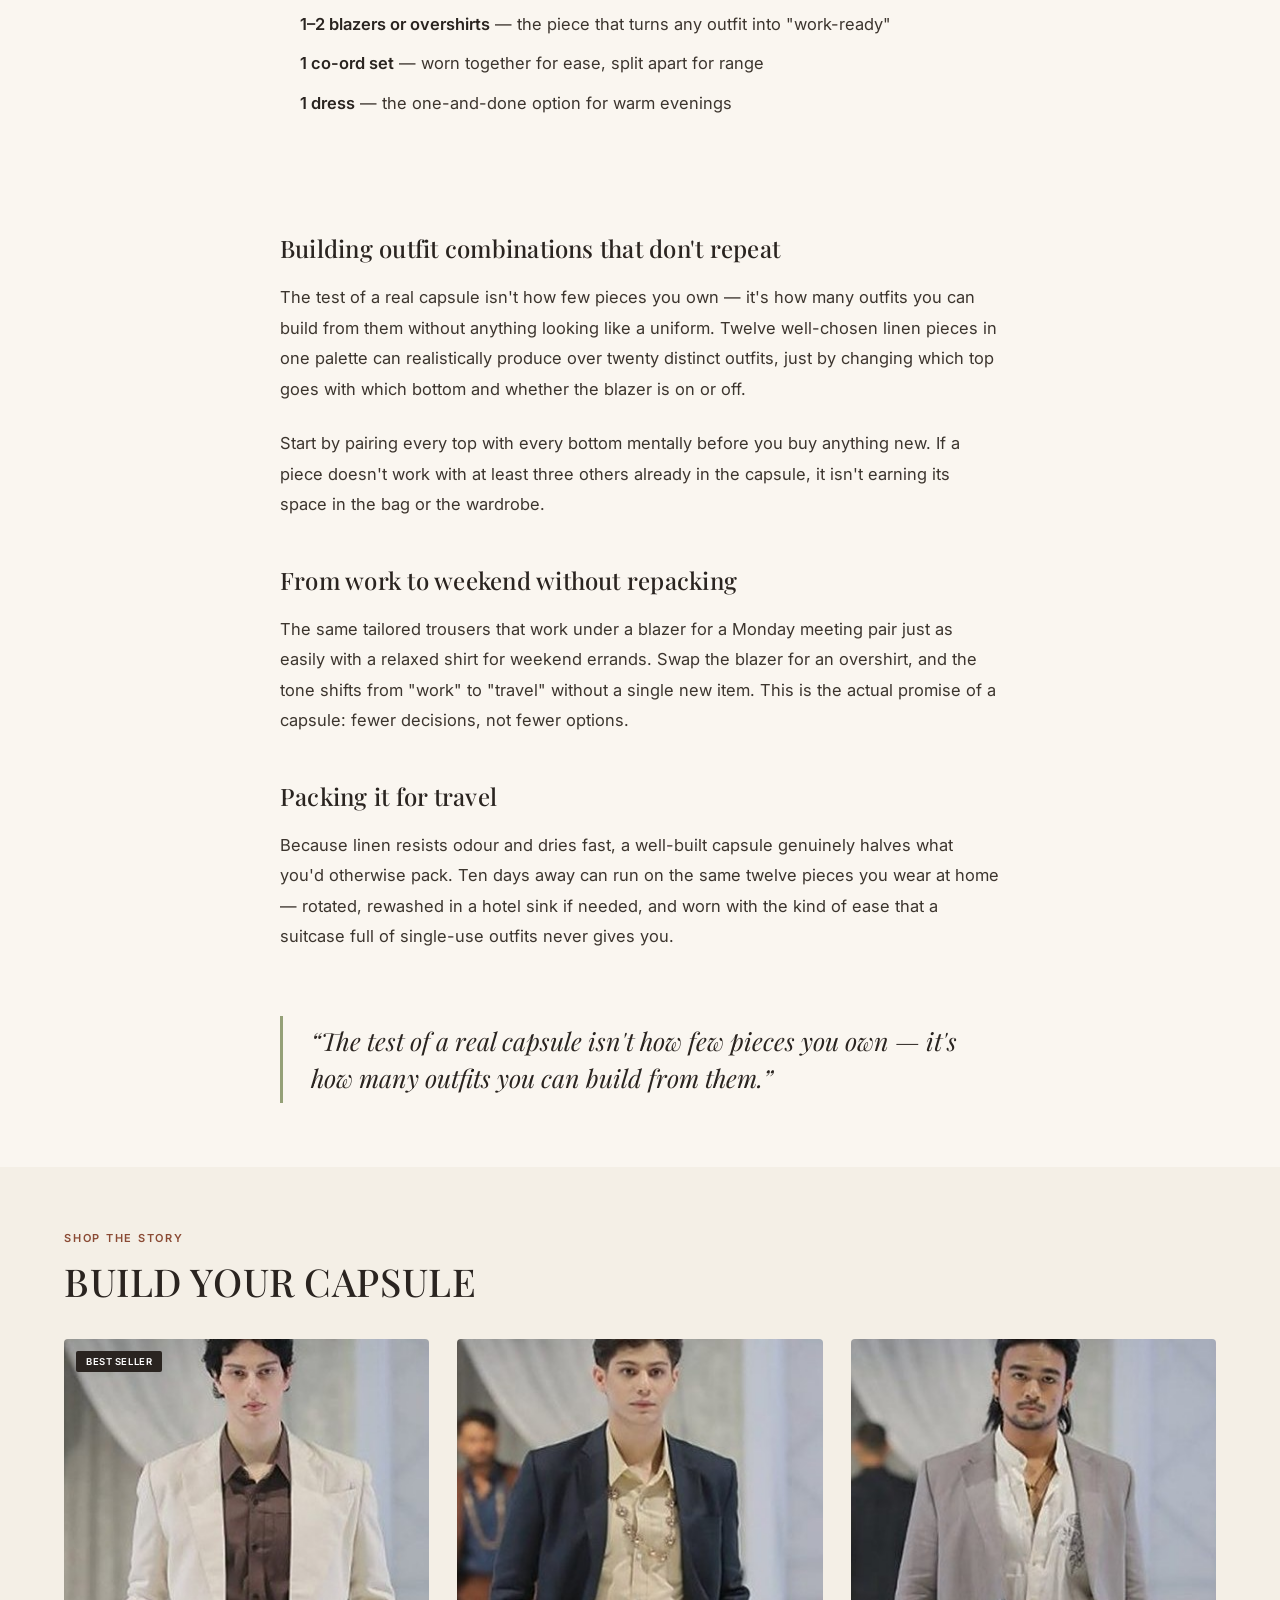
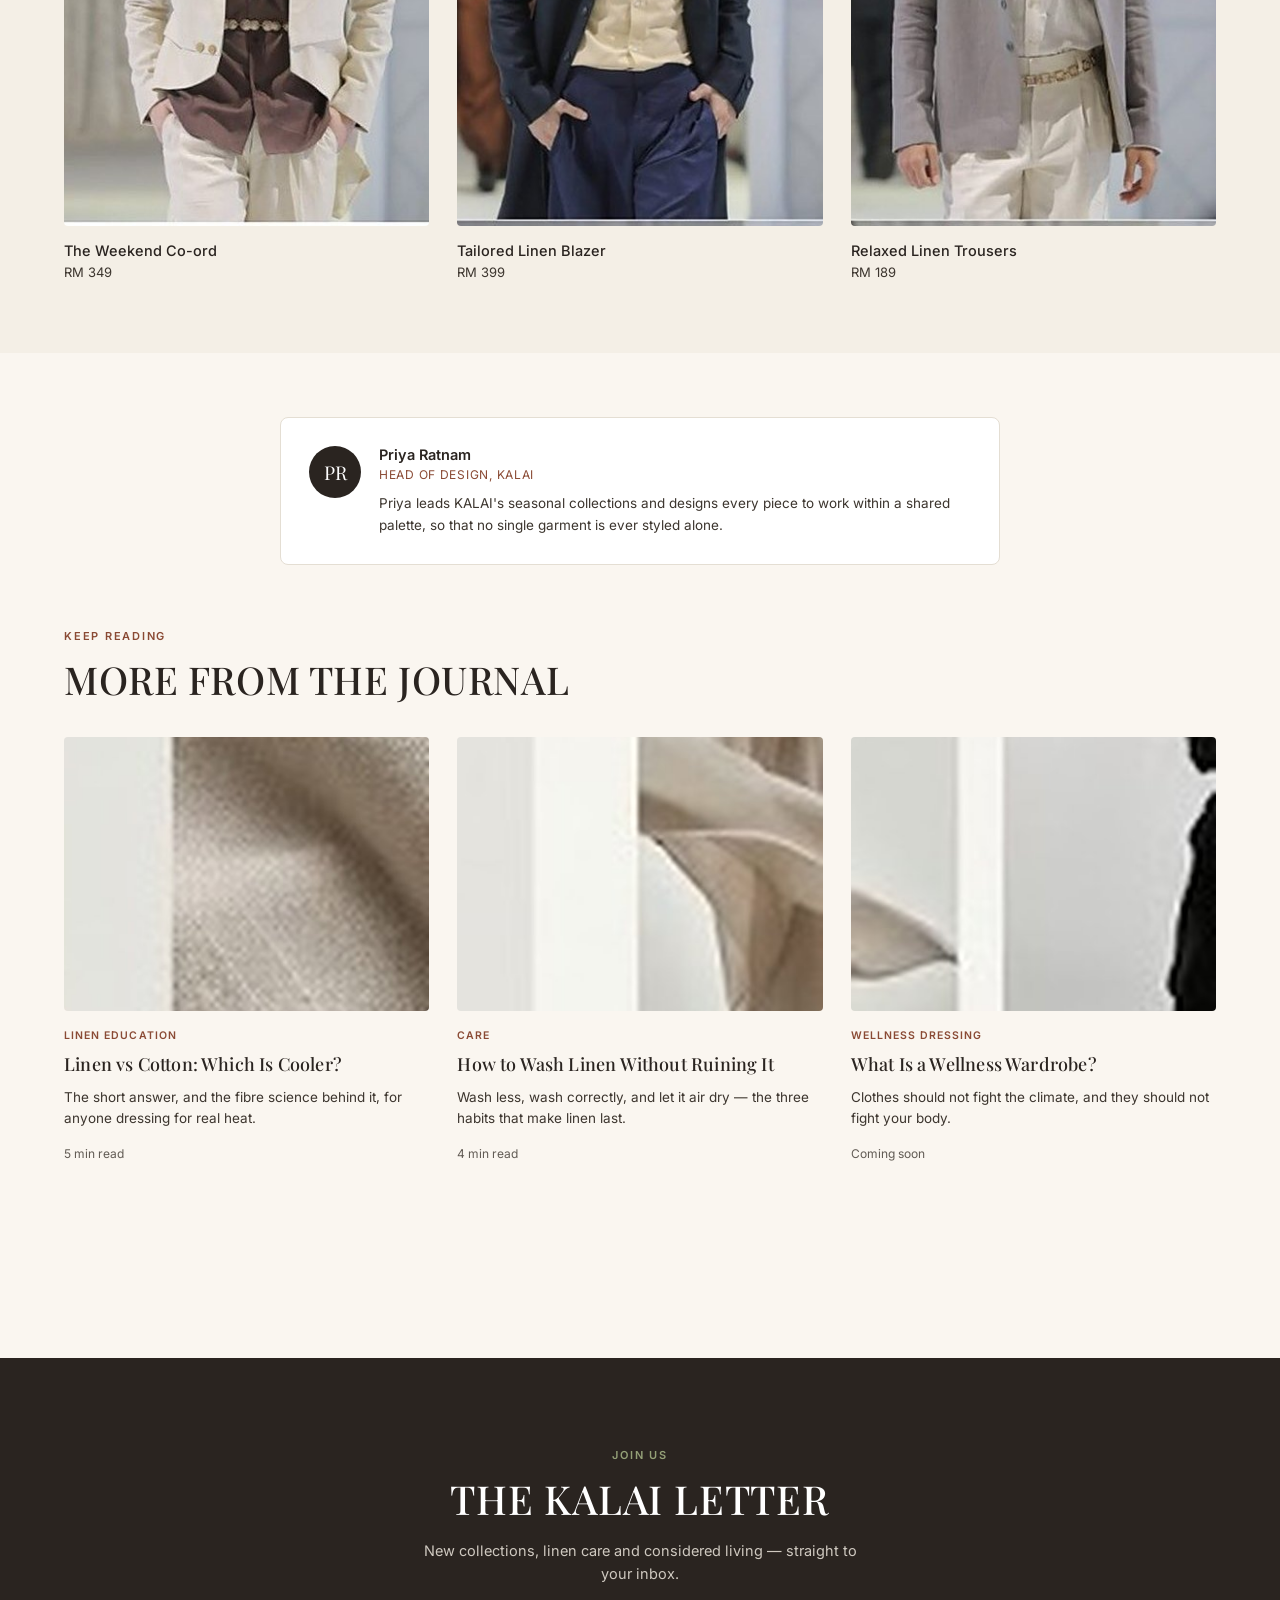
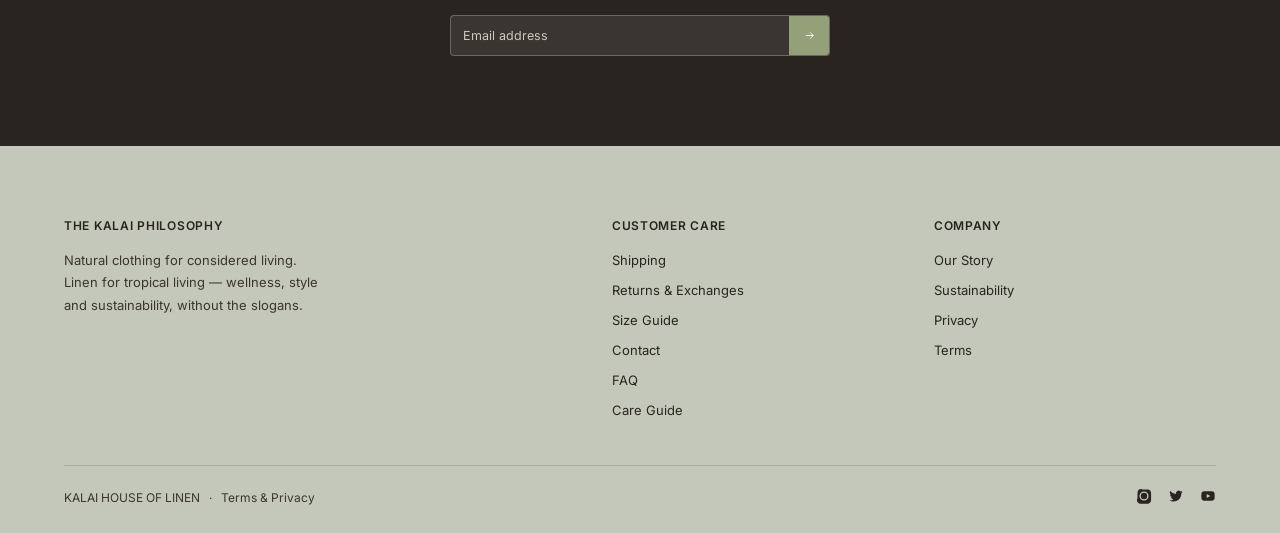
<file: journal-linen-capsule-wardrobe.html>
<!DOCTYPE html>
<html lang="en">
<head>
<meta charset="UTF-8">
<meta name="viewport" content="width=device-width, initial-scale=1.0">
<title>How to Build a Linen Capsule Wardrobe — The Linen Journal | KALAI</title>
<meta name="description" content="A dozen pieces, endless outfits — our framework for warm-climate dressing that takes you from work to weekend.">
<link rel="preconnect" href="https://fonts.googleapis.com">
<link rel="preconnect" href="https://fonts.gstatic.com" crossorigin>
<link href="https://fonts.googleapis.com/css2?family=Playfair+Display:wght@400;500;600;700&family=Inter:wght@400;500;600&display=swap" rel="stylesheet">
<link rel="stylesheet" href="styles.css">
</head>
<body>

  <header class="site-header centered-logo light">
    <nav class="main-nav nav-left">
      <a href="index.html#edit">New</a>
      <a href="index.html#edit">Women</a>
      <a href="index.html#edit">Men</a>
    </nav>
    <a href="index.html" class="logo">KALAI</a>
    <div class="nav-right-wrap">
      <nav class="main-nav">
        <a href="index.html#life">Resort</a>
        <a href="journal.html">Linen Journal</a>
        <a href="ourstory.html">Our Story</a>
      </nav>
      <div class="header-icons">
        <button aria-label="Search" id="searchBtn"><svg viewBox="0 0 24 24"><circle cx="11" cy="11" r="7"/><path d="M21 21l-4.3-4.3"/></svg></button>
        <button aria-label="Account"><svg viewBox="0 0 24 24"><circle cx="12" cy="8" r="4"/><path d="M4 21c0-4.4 3.6-8 8-8s8 3.6 8 8"/></svg></button>
        <button class="header-country" aria-label="Country and currency">
          <svg viewBox="0 0 24 24"><circle cx="12" cy="12" r="9"/><path d="M3 12h18M12 3c3 3.5 3 14.5 0 18M12 3c-3 3.5-3 14.5 0 18"/></svg>
          <span>MY&nbsp;/&nbsp;RM</span>
        </button>
        <button aria-label="Bag" class="cart-count" id="cartBtn">
          <svg viewBox="0 0 24 24"><path d="M6 8h12l-1 12H7L6 8z"/><path d="M9 8V6a3 3 0 0 1 6 0v2"/></svg>
          <span class="cart-badge" id="cartBadge">0</span>
        </button>
        <button class="menu-toggle" id="menuToggle" aria-label="Menu"><span></span><span></span><span></span></button>
      </div>
    </div>
  </header>

  <div class="mobile-nav" id="mobileNav">
    <button class="close-mobile" id="closeMobile" aria-label="Close menu">&times;</button>
    <a href="index.html#edit">New</a>
    <a href="index.html#edit">Women</a>
    <a href="index.html#edit">Men</a>
    <a href="index.html#life">Resort</a>
    <a href="journal.html">Linen Journal</a>
    <a href="ourstory.html">Our Story</a>
  </div>

  <div class="section-inner">
<header class="article-header">
      <span class="section-eyebrow">Style Guides</span>
      <h1>How to Build a Linen Capsule Wardrobe</h1>
      <div class="article-byline">
        <span>Words by KALAI Editorial</span>
        <span class="dot">&middot;</span>
        <span>Fact-checked by Priya Ratnam, Head of Design</span>
        <span class="dot">&middot;</span>
        <span>6 min read</span>
      </div>
    </header>

    <div class="article-hero-pair">
      <div class="ahp-img"><img src="[data-uri]" alt="Ivory linen blazer look, part of a capsule wardrobe"></div>
      <div class="ahp-img"><img src="[data-uri]" alt="Relaxed linen trousers look, part of a capsule wardrobe"></div>
    </div>

    <div class="article-body">
      <p class="article-lede">A capsule wardrobe isn't about owning less for its own sake. It's about owning pieces that all work together, so getting dressed for work, travel, or the weekend stops being a daily negotiation.</p>

      <p>Linen suits this approach better than almost any other fabric, because a handful of neutral, breathable pieces can be layered and re-combined without ever looking repetitive — and because you'll actually want to rewear something that feels this good in the heat.</p>

      <h2>The framework: 10–12 pieces, four ways to wear them</h2>
      <p>Our rule of thumb is <span class="article-term">one core palette</span> — stone, ink, cocoa and ivory work well together — built around pieces that can move between <a href="index.html#life" class="article-link">Work, Travel, Weekend and Resort</a> without you having to pack or buy anything extra.</p>

      <ul>
        <li><strong>3 shirts</strong> — one crisp, one relaxed, one in a warmer tone</li>
        <li><strong>2 trousers</strong> — one tailored, one relaxed-fit</li>
        <li><strong>1–2 blazers or overshirts</strong> — the piece that turns any outfit into "work-ready"</li>
        <li><strong>1 co-ord set</strong> — worn together for ease, split apart for range</li>
        <li><strong>1 dress</strong> — the one-and-done option for warm evenings</li>
        <li><strong>Accessories</strong> — a belt and one piece of jewellery do more work than a fourth pattern ever will</li>
      </ul>

      <h2>Building outfit combinations that don't repeat</h2>
      <p>The test of a real capsule isn't how few pieces you own — it's how many outfits you can build from them without anything looking like a uniform. Twelve well-chosen linen pieces in one palette can realistically produce over twenty distinct outfits, just by changing which top goes with which bottom and whether the blazer is on or off.</p>

      <p>Start by pairing every top with every bottom mentally before you buy anything new. If a piece doesn't work with at least three others already in the capsule, it isn't earning its space in the bag or the wardrobe.</p>

      <h2>From work to weekend without repacking</h2>
      <p>The same tailored trousers that work under a blazer for a Monday meeting pair just as easily with a relaxed shirt for weekend errands. Swap the blazer for an overshirt, and the tone shifts from "work" to "travel" without a single new item. This is the actual promise of a capsule: fewer decisions, not fewer options.</p>

      <h2>Packing it for travel</h2>
      <p>Because linen resists odour and dries fast, a well-built capsule genuinely halves what you'd otherwise pack. Ten days away can run on the same twelve pieces you wear at home — rotated, rewashed in a hotel sink if needed, and worn with the kind of ease that a suitcase full of single-use outfits never gives you.</p>
    </div>

    <div class="article-pullquote">
      <p>&ldquo;The test of a real capsule isn't how few pieces you own — it's how many outfits you can build from them.&rdquo;</p>
    </div>
  </div>

  <section class="article-shop">
    <div class="section-inner">
      <div class="section-head">
        <div>
          <span class="section-eyebrow">Shop The Story</span>
          <h2>Build Your Capsule</h2>
        </div>
      </div>
      <div class="product-grid">
        <div class="product-card" data-name="The Weekend Co-ord" data-price="RM 349">
          <div class="p-img">
            <span class="product-badge">Best Seller</span>
            <img src="[data-uri]" alt="The Weekend Co-ord">
            <a href="#" class="qv-btn">Quick View</a>
          </div>
          <div class="p-name">The Weekend Co-ord</div>
          <div class="p-price">RM 349</div>
        </div>
        <div class="product-card" data-name="Tailored Linen Blazer" data-price="RM 399">
          <div class="p-img">
            
            <img src="[data-uri]" alt="Tailored Linen Blazer">
            <a href="#" class="qv-btn">Quick View</a>
          </div>
          <div class="p-name">Tailored Linen Blazer</div>
          <div class="p-price">RM 399</div>
        </div>
        <div class="product-card" data-name="Relaxed Linen Trousers" data-price="RM 189">
          <div class="p-img">
            
            <img src="[data-uri]" alt="Relaxed Linen Trousers">
            <a href="#" class="qv-btn">Quick View</a>
          </div>
          <div class="p-name">Relaxed Linen Trousers</div>
          <div class="p-price">RM 189</div>
        </div>
      </div>
    </div>
  </section>

  <div class="section-inner">
    <div class="article-author">
      <div class="aa-initial">PR</div>
      <div>
        <div class="aa-name">Priya Ratnam</div>
        <div class="aa-role">Head of Design, KALAI</div>
        <div class="aa-bio">Priya leads KALAI's seasonal collections and designs every piece to work within a shared palette, so that no single garment is ever styled alone.</div>
      </div>
    </div>
  </div>

  <section class="article-related">
    <div class="section-inner">
      <div class="section-head">
        <div>
          <span class="section-eyebrow">Keep Reading</span>
          <h2>More From the Journal</h2>
        </div>
      </div>
      <div class="journal-editorial-grid">
        <a href="journal-linen-vs-cotton.html" class="journal-card">
          <div class="j-img"><img src="[data-uri]" alt="Linen vs Cotton: Which Is Cooler?"></div>
          <span class="j-eyebrow">Linen Education</span>
          <h3>Linen vs Cotton: Which Is Cooler?</h3>
          <p>The short answer, and the fibre science behind it, for anyone dressing for real heat.</p>
          <span class="j-meta">5 min read</span>
        </a>
        <a href="journal-how-to-wash-linen.html" class="journal-card">
          <div class="j-img"><img src="[data-uri]" alt="How to Wash Linen Without Ruining It"></div>
          <span class="j-eyebrow">Care</span>
          <h3>How to Wash Linen Without Ruining It</h3>
          <p>Wash less, wash correctly, and let it air dry — the three habits that make linen last.</p>
          <span class="j-meta">4 min read</span>
        </a>
        <a href="journal.html" class="journal-card">
          <div class="j-img"><img src="[data-uri]" alt="What Is a Wellness Wardrobe?"></div>
          <span class="j-eyebrow">Wellness Dressing</span>
          <h3>What Is a Wellness Wardrobe?</h3>
          <p>Clothes should not fight the climate, and they should not fight your body.</p>
          <span class="j-meta">Coming soon</span>
        </a>
      </div>
    </div>
  </section>

  <div class="quick-add" id="quickAdd">
    <button class="qa-close" id="qaClose" aria-label="Close">&times;</button>
    <span class="qa-title" id="qaTitle">Quick View</span>
    <div class="qa-items" id="qaItems"></div>
  </div>

  <section class="letter-section">
    <div class="section-inner">
      <span class="section-eyebrow">Join Us</span>
      <h2>The Kalai Letter</h2>
      <p>New collections, linen care and considered living — straight to your inbox.</p>
      <form class="newsletter-form">
        <input type="email" placeholder="Email address" required>
        <button type="submit" aria-label="Subscribe"><svg viewBox="0 0 24 24"><path d="M5 12h14M13 6l6 6-6 6"/></svg></button>
      </form>
    </div>
  </section>

  <footer class="site-footer">
    <div class="section-inner">
      <div class="footer-grid">
        <div>
          <h4>The Kalai Philosophy</h4>
          <p>Natural clothing for considered living. Linen for tropical living — wellness, style and sustainability, without the slogans.</p>
        </div>
        <div>
          <h4>Customer Care</h4>
          <ul>
            <li><a href="#">Shipping</a></li>
            <li><a href="#">Returns &amp; Exchanges</a></li>
            <li><a href="#">Size Guide</a></li>
            <li><a href="contact.html">Contact</a></li>
            <li><a href="faq.html">FAQ</a></li>
            <li><a href="#">Care Guide</a></li>
          </ul>
        </div>
        <div>
          <h4>Company</h4>
          <ul>
            <li><a href="ourstory.html">Our Story</a></li>
            <li><a href="ourstory.html#sustainability">Sustainability</a></li>
            <li><a href="#">Privacy</a></li>
            <li><a href="#">Terms</a></li>
          </ul>
        </div>
      </div>
      <div class="footer-bottom">
        <div>KALAI HOUSE OF LINEN &nbsp;&nbsp;&middot;&nbsp;&nbsp; Terms &amp; Privacy</div>
        <div class="socials">
          <a href="https://www.instagram.com/kalai_linen/?hl=en" aria-label="Instagram"><svg viewBox="0 0 24 24"><path d="M12 2.2c3.2 0 3.6 0 4.85.07 1.17.05 1.97.24 2.43.4a4.9 4.9 0 0 1 1.77 1.15 4.9 4.9 0 0 1 1.15 1.77c.17.46.36 1.26.4 2.43.07 1.25.07 1.65.07 4.85s0 3.6-.07 4.85c-.05 1.17-.24 1.97-.4 2.43a4.9 4.9 0 0 1-1.15 1.77 4.9 4.9 0 0 1-1.77 1.15c-.46.17-1.26.36-2.43.4-1.25.07-1.65.07-4.85.07s-3.6 0-4.85-.07c-1.17-.05-1.97-.24-2.43-.4a4.9 4.9 0 0 1-1.77-1.15 4.9 4.9 0 0 1-1.15-1.77c-.17-.46-.36-1.26-.4-2.43C2.2 15.6 2.2 15.2 2.2 12s0-3.6.07-4.85c.05-1.17.24-1.97.4-2.43A4.9 4.9 0 0 1 3.82 3a4.9 4.9 0 0 1 1.77-1.15c.46-.17 1.26-.36 2.43-.4C9.27 2.2 9.67 2.2 12 2.2zm0 3a6.8 6.8 0 1 0 0 13.6 6.8 6.8 0 0 0 0-13.6zm0 2a4.8 4.8 0 1 1 0 9.6 4.8 4.8 0 0 1 0-9.6zm6.9-2.15a1.1 1.1 0 1 1-2.2 0 1.1 1.1 0 0 1 2.2 0z"/></svg></a>
          <a href="#" aria-label="Twitter"><svg viewBox="0 0 24 24"><path d="M22 5.9c-.7.3-1.5.6-2.3.7.8-.5 1.5-1.3 1.8-2.3-.8.5-1.7.8-2.6 1a4.1 4.1 0 0 0-7 3.7A11.6 11.6 0 0 1 3.4 4.6a4.1 4.1 0 0 0 1.3 5.5c-.6 0-1.3-.2-1.8-.5v.1a4.1 4.1 0 0 0 3.3 4 4.2 4.2 0 0 1-1.8.1 4.1 4.1 0 0 0 3.8 2.9A8.3 8.3 0 0 1 2 18.4a11.6 11.6 0 0 0 6.3 1.8c7.5 0 11.7-6.3 11.7-11.7v-.5c.8-.6 1.5-1.3 2-2.1z"/></svg></a>
          <a href="#" aria-label="YouTube"><svg viewBox="0 0 24 24"><path d="M22 12s0-3.1-.4-4.6a2.9 2.9 0 0 0-2-2C17.9 5 12 5 12 5s-5.9 0-7.6.4a2.9 2.9 0 0 0-2 2C2 8.9 2 12 2 12s0 3.1.4 4.6a2.9 2.9 0 0 0 2 2C6.1 19 12 19 12 19s5.9 0 7.6-.4a2.9 2.9 0 0 0 2-2C22 15.1 22 12 22 12z"/><path d="M10 9l5.5 3-5.5 3V9z" fill="var(--sage-footer)" stroke="none"/></svg></a>
        </div>
      </div>
    </div>
  </footer>

<script src="script.js"></script>
</body>
</html>
</file>
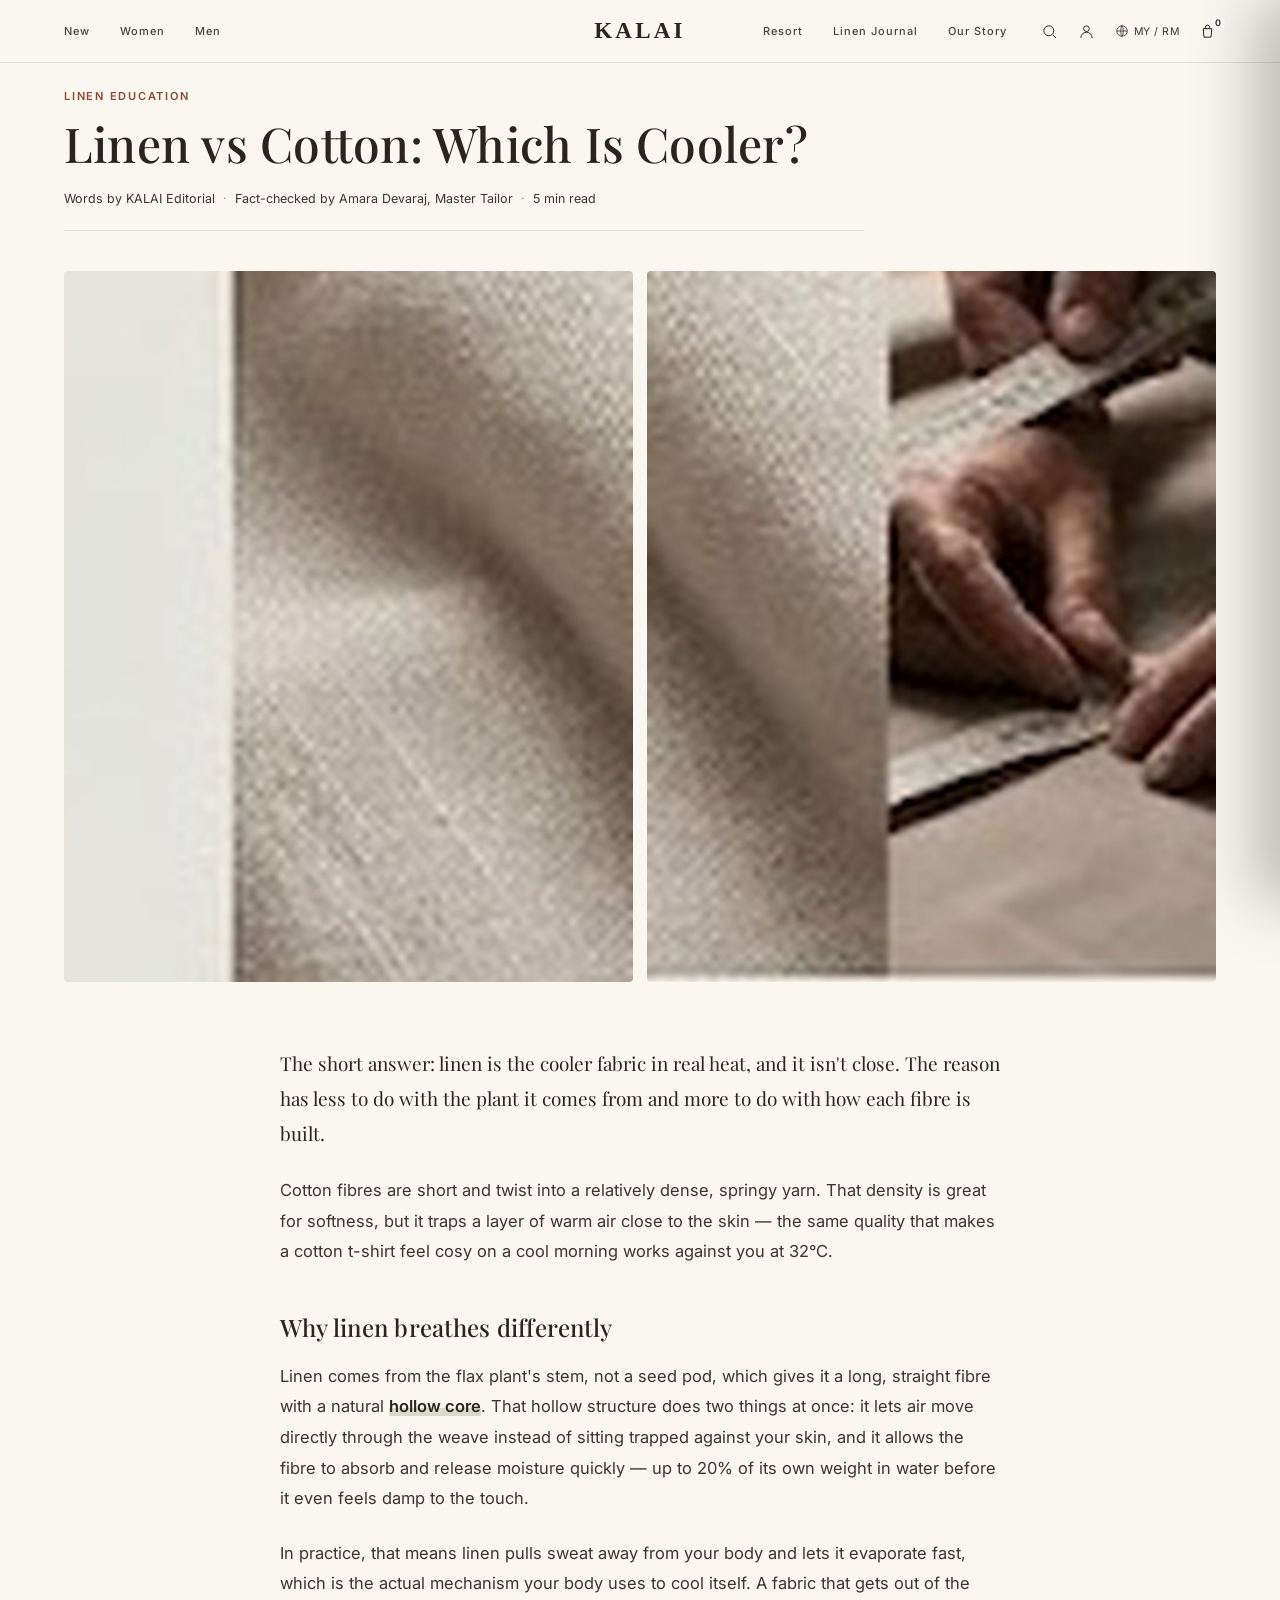
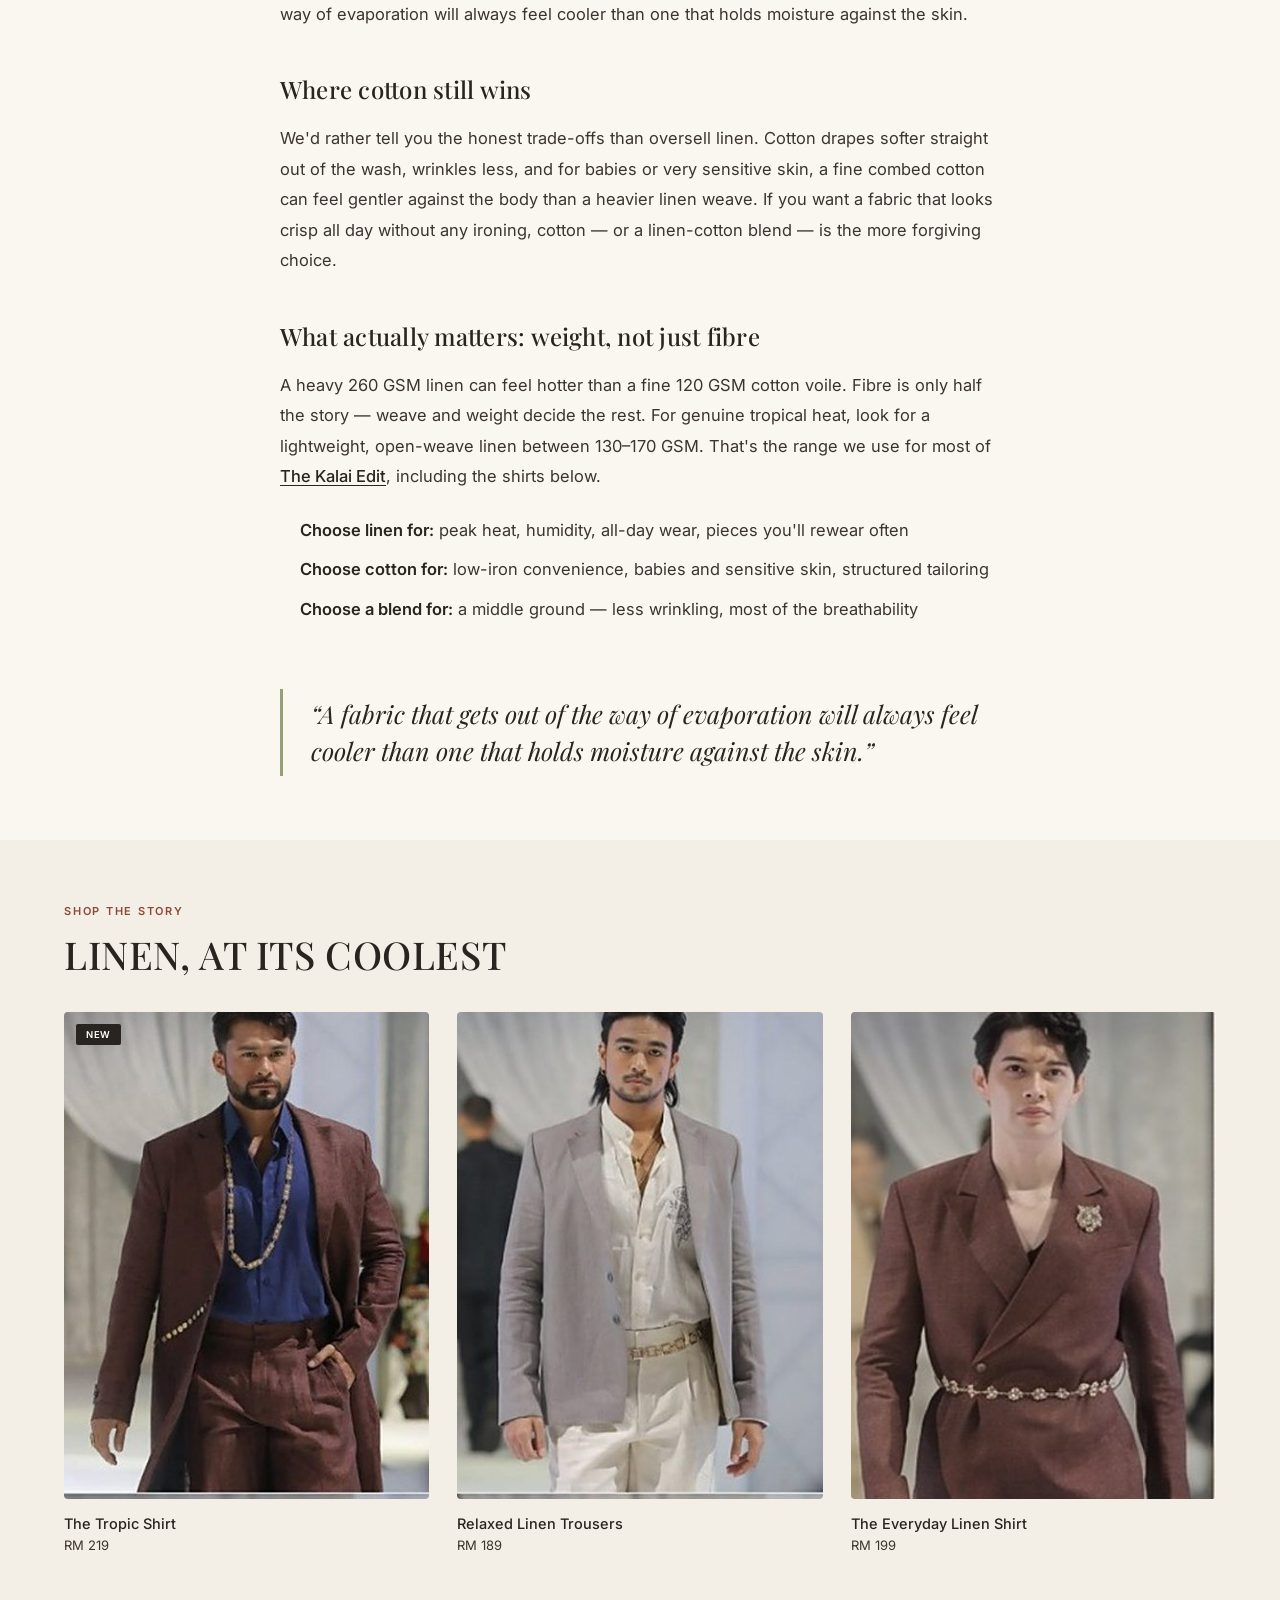
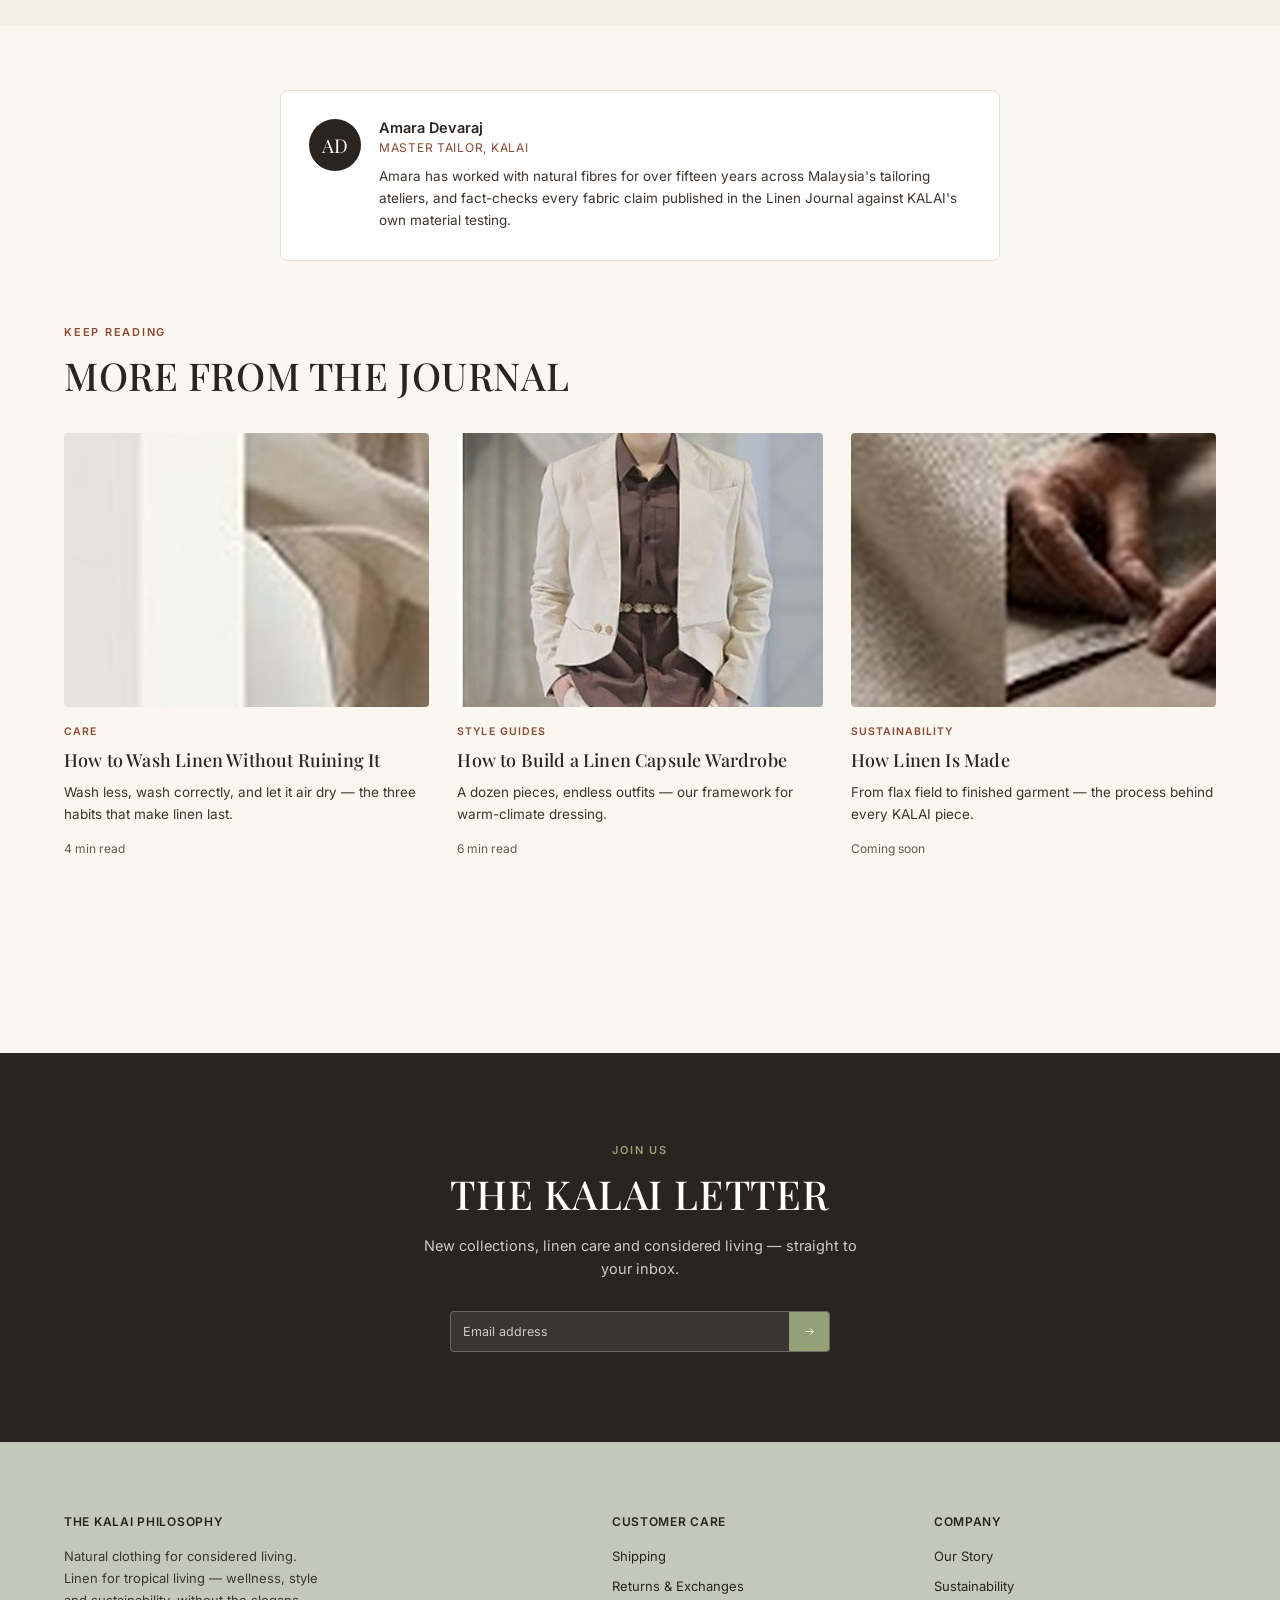
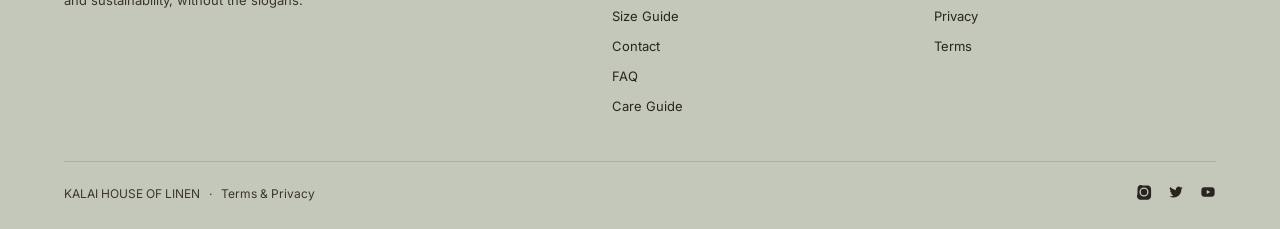
<file: journal-linen-vs-cotton.html>
<!DOCTYPE html>
<html lang="en">
<head>
<meta charset="UTF-8">
<meta name="viewport" content="width=device-width, initial-scale=1.0">
<title>Linen vs Cotton: Which Is Cooler? — The Linen Journal | KALAI</title>
<meta name="description" content="The short, honest answer on whether linen or cotton is cooler in real heat — and the fibre science behind it.">
<link rel="preconnect" href="https://fonts.googleapis.com">
<link rel="preconnect" href="https://fonts.gstatic.com" crossorigin>
<link href="https://fonts.googleapis.com/css2?family=Playfair+Display:wght@400;500;600;700&family=Inter:wght@400;500;600&display=swap" rel="stylesheet">
<link rel="stylesheet" href="styles.css">
</head>
<body>

  <header class="site-header centered-logo light">
    <nav class="main-nav nav-left">
      <a href="index.html#edit">New</a>
      <a href="index.html#edit">Women</a>
      <a href="index.html#edit">Men</a>
    </nav>
    <a href="index.html" class="logo">KALAI</a>
    <div class="nav-right-wrap">
      <nav class="main-nav">
        <a href="index.html#life">Resort</a>
        <a href="journal.html">Linen Journal</a>
        <a href="ourstory.html">Our Story</a>
      </nav>
      <div class="header-icons">
        <button aria-label="Search" id="searchBtn"><svg viewBox="0 0 24 24"><circle cx="11" cy="11" r="7"/><path d="M21 21l-4.3-4.3"/></svg></button>
        <button aria-label="Account"><svg viewBox="0 0 24 24"><circle cx="12" cy="8" r="4"/><path d="M4 21c0-4.4 3.6-8 8-8s8 3.6 8 8"/></svg></button>
        <button class="header-country" aria-label="Country and currency">
          <svg viewBox="0 0 24 24"><circle cx="12" cy="12" r="9"/><path d="M3 12h18M12 3c3 3.5 3 14.5 0 18M12 3c-3 3.5-3 14.5 0 18"/></svg>
          <span>MY&nbsp;/&nbsp;RM</span>
        </button>
        <button aria-label="Bag" class="cart-count" id="cartBtn">
          <svg viewBox="0 0 24 24"><path d="M6 8h12l-1 12H7L6 8z"/><path d="M9 8V6a3 3 0 0 1 6 0v2"/></svg>
          <span class="cart-badge" id="cartBadge">0</span>
        </button>
        <button class="menu-toggle" id="menuToggle" aria-label="Menu"><span></span><span></span><span></span></button>
      </div>
    </div>
  </header>

  <div class="mobile-nav" id="mobileNav">
    <button class="close-mobile" id="closeMobile" aria-label="Close menu">&times;</button>
    <a href="index.html#edit">New</a>
    <a href="index.html#edit">Women</a>
    <a href="index.html#edit">Men</a>
    <a href="index.html#life">Resort</a>
    <a href="journal.html">Linen Journal</a>
    <a href="ourstory.html">Our Story</a>
  </div>

  <div class="section-inner">
<header class="article-header">
      <span class="section-eyebrow">Linen Education</span>
      <h1>Linen vs Cotton: Which Is Cooler?</h1>
      <div class="article-byline">
        <span>Words by KALAI Editorial</span>
        <span class="dot">&middot;</span>
        <span>Fact-checked by Amara Devaraj, Master Tailor</span>
        <span class="dot">&middot;</span>
        <span>5 min read</span>
      </div>
    </header>

    <div class="article-hero-pair">
      <div class="ahp-img"><img src="[data-uri]" alt="Close-up of woven linen fabric"></div>
      <div class="ahp-img"><img src="[data-uri]" alt="Hands assessing raw fabric texture"></div>
    </div>

    <div class="article-body">
      <p class="article-lede">The short answer: linen is the cooler fabric in real heat, and it isn't close. The reason has less to do with the plant it comes from and more to do with how each fibre is built.</p>

      <p>Cotton fibres are short and twist into a relatively dense, springy yarn. That density is great for softness, but it traps a layer of warm air close to the skin — the same quality that makes a cotton t-shirt feel cosy on a cool morning works against you at 32°C.</p>

      <h2>Why linen breathes differently</h2>
      <p>Linen comes from the flax plant's stem, not a seed pod, which gives it a long, straight fibre with a natural <span class="article-term">hollow core</span>. That hollow structure does two things at once: it lets air move directly through the weave instead of sitting trapped against your skin, and it allows the fibre to absorb and release moisture quickly — up to 20% of its own weight in water before it even feels damp to the touch.</p>

      <p>In practice, that means linen pulls sweat away from your body and lets it evaporate fast, which is the actual mechanism your body uses to cool itself. A fabric that gets out of the way of evaporation will always feel cooler than one that holds moisture against the skin.</p>

      <h2>Where cotton still wins</h2>
      <p>We'd rather tell you the honest trade-offs than oversell linen. Cotton drapes softer straight out of the wash, wrinkles less, and for babies or very sensitive skin, a fine combed cotton can feel gentler against the body than a heavier linen weave. If you want a fabric that looks crisp all day without any ironing, cotton — or a linen-cotton blend — is the more forgiving choice.</p>

      <h2>What actually matters: weight, not just fibre</h2>
      <p>A heavy 260 GSM linen can feel hotter than a fine 120 GSM cotton voile. Fibre is only half the story — weave and weight decide the rest. For genuine tropical heat, look for a lightweight, open-weave linen between 130–170 GSM. That's the range we use for most of <a href="index.html#edit" class="article-link">The Kalai Edit</a>, including the shirts below.</p>

      <ul>
        <li><strong>Choose linen for:</strong> peak heat, humidity, all-day wear, pieces you'll rewear often</li>
        <li><strong>Choose cotton for:</strong> low-iron convenience, babies and sensitive skin, structured tailoring</li>
        <li><strong>Choose a blend for:</strong> a middle ground — less wrinkling, most of the breathability</li>
      </ul>
    </div>

    <div class="article-pullquote">
      <p>&ldquo;A fabric that gets out of the way of evaporation will always feel cooler than one that holds moisture against the skin.&rdquo;</p>
    </div>
  </div>

  <section class="article-shop">
    <div class="section-inner">
      <div class="section-head">
        <div>
          <span class="section-eyebrow">Shop The Story</span>
          <h2>Linen, At Its Coolest</h2>
        </div>
      </div>
      <div class="product-grid">
        <div class="product-card" data-name="The Tropic Shirt" data-price="RM 219">
          <div class="p-img">
            <span class="product-badge">New</span>
            <img src="[data-uri]" alt="The Tropic Shirt">
            <a href="#" class="qv-btn">Quick View</a>
          </div>
          <div class="p-name">The Tropic Shirt</div>
          <div class="p-price">RM 219</div>
        </div>
        <div class="product-card" data-name="Relaxed Linen Trousers" data-price="RM 189">
          <div class="p-img">
            
            <img src="[data-uri]" alt="Relaxed Linen Trousers">
            <a href="#" class="qv-btn">Quick View</a>
          </div>
          <div class="p-name">Relaxed Linen Trousers</div>
          <div class="p-price">RM 189</div>
        </div>
        <div class="product-card" data-name="The Everyday Linen Shirt" data-price="RM 199">
          <div class="p-img">
            
            <img src="[data-uri]" alt="The Everyday Linen Shirt">
            <a href="#" class="qv-btn">Quick View</a>
          </div>
          <div class="p-name">The Everyday Linen Shirt</div>
          <div class="p-price">RM 199</div>
        </div>
      </div>
    </div>
  </section>

  <div class="section-inner">
    <div class="article-author">
      <div class="aa-initial">AD</div>
      <div>
        <div class="aa-name">Amara Devaraj</div>
        <div class="aa-role">Master Tailor, KALAI</div>
        <div class="aa-bio">Amara has worked with natural fibres for over fifteen years across Malaysia's tailoring ateliers, and fact-checks every fabric claim published in the Linen Journal against KALAI's own material testing.</div>
      </div>
    </div>
  </div>

  <section class="article-related">
    <div class="section-inner">
      <div class="section-head">
        <div>
          <span class="section-eyebrow">Keep Reading</span>
          <h2>More From the Journal</h2>
        </div>
      </div>
      <div class="journal-editorial-grid">
        <a href="journal-how-to-wash-linen.html" class="journal-card">
          <div class="j-img"><img src="[data-uri]" alt="How to Wash Linen Without Ruining It"></div>
          <span class="j-eyebrow">Care</span>
          <h3>How to Wash Linen Without Ruining It</h3>
          <p>Wash less, wash correctly, and let it air dry — the three habits that make linen last.</p>
          <span class="j-meta">4 min read</span>
        </a>
        <a href="journal-linen-capsule-wardrobe.html" class="journal-card">
          <div class="j-img"><img src="[data-uri]" alt="How to Build a Linen Capsule Wardrobe"></div>
          <span class="j-eyebrow">Style Guides</span>
          <h3>How to Build a Linen Capsule Wardrobe</h3>
          <p>A dozen pieces, endless outfits — our framework for warm-climate dressing.</p>
          <span class="j-meta">6 min read</span>
        </a>
        <a href="journal.html" class="journal-card">
          <div class="j-img"><img src="[data-uri]" alt="How Linen Is Made"></div>
          <span class="j-eyebrow">Sustainability</span>
          <h3>How Linen Is Made</h3>
          <p>From flax field to finished garment — the process behind every KALAI piece.</p>
          <span class="j-meta">Coming soon</span>
        </a>
      </div>
    </div>
  </section>

  <div class="quick-add" id="quickAdd">
    <button class="qa-close" id="qaClose" aria-label="Close">&times;</button>
    <span class="qa-title" id="qaTitle">Quick View</span>
    <div class="qa-items" id="qaItems"></div>
  </div>

  <section class="letter-section">
    <div class="section-inner">
      <span class="section-eyebrow">Join Us</span>
      <h2>The Kalai Letter</h2>
      <p>New collections, linen care and considered living — straight to your inbox.</p>
      <form class="newsletter-form">
        <input type="email" placeholder="Email address" required>
        <button type="submit" aria-label="Subscribe"><svg viewBox="0 0 24 24"><path d="M5 12h14M13 6l6 6-6 6"/></svg></button>
      </form>
    </div>
  </section>

  <footer class="site-footer">
    <div class="section-inner">
      <div class="footer-grid">
        <div>
          <h4>The Kalai Philosophy</h4>
          <p>Natural clothing for considered living. Linen for tropical living — wellness, style and sustainability, without the slogans.</p>
        </div>
        <div>
          <h4>Customer Care</h4>
          <ul>
            <li><a href="#">Shipping</a></li>
            <li><a href="#">Returns &amp; Exchanges</a></li>
            <li><a href="#">Size Guide</a></li>
            <li><a href="contact.html">Contact</a></li>
            <li><a href="faq.html">FAQ</a></li>
            <li><a href="#">Care Guide</a></li>
          </ul>
        </div>
        <div>
          <h4>Company</h4>
          <ul>
            <li><a href="ourstory.html">Our Story</a></li>
            <li><a href="ourstory.html#sustainability">Sustainability</a></li>
            <li><a href="#">Privacy</a></li>
            <li><a href="#">Terms</a></li>
          </ul>
        </div>
      </div>
      <div class="footer-bottom">
        <div>KALAI HOUSE OF LINEN &nbsp;&nbsp;&middot;&nbsp;&nbsp; Terms &amp; Privacy</div>
        <div class="socials">
          <a href="https://www.instagram.com/kalai_linen/?hl=en" aria-label="Instagram"><svg viewBox="0 0 24 24"><path d="M12 2.2c3.2 0 3.6 0 4.85.07 1.17.05 1.97.24 2.43.4a4.9 4.9 0 0 1 1.77 1.15 4.9 4.9 0 0 1 1.15 1.77c.17.46.36 1.26.4 2.43.07 1.25.07 1.65.07 4.85s0 3.6-.07 4.85c-.05 1.17-.24 1.97-.4 2.43a4.9 4.9 0 0 1-1.15 1.77 4.9 4.9 0 0 1-1.77 1.15c-.46.17-1.26.36-2.43.4-1.25.07-1.65.07-4.85.07s-3.6 0-4.85-.07c-1.17-.05-1.97-.24-2.43-.4a4.9 4.9 0 0 1-1.77-1.15 4.9 4.9 0 0 1-1.15-1.77c-.17-.46-.36-1.26-.4-2.43C2.2 15.6 2.2 15.2 2.2 12s0-3.6.07-4.85c.05-1.17.24-1.97.4-2.43A4.9 4.9 0 0 1 3.82 3a4.9 4.9 0 0 1 1.77-1.15c.46-.17 1.26-.36 2.43-.4C9.27 2.2 9.67 2.2 12 2.2zm0 3a6.8 6.8 0 1 0 0 13.6 6.8 6.8 0 0 0 0-13.6zm0 2a4.8 4.8 0 1 1 0 9.6 4.8 4.8 0 0 1 0-9.6zm6.9-2.15a1.1 1.1 0 1 1-2.2 0 1.1 1.1 0 0 1 2.2 0z"/></svg></a>
          <a href="#" aria-label="Twitter"><svg viewBox="0 0 24 24"><path d="M22 5.9c-.7.3-1.5.6-2.3.7.8-.5 1.5-1.3 1.8-2.3-.8.5-1.7.8-2.6 1a4.1 4.1 0 0 0-7 3.7A11.6 11.6 0 0 1 3.4 4.6a4.1 4.1 0 0 0 1.3 5.5c-.6 0-1.3-.2-1.8-.5v.1a4.1 4.1 0 0 0 3.3 4 4.2 4.2 0 0 1-1.8.1 4.1 4.1 0 0 0 3.8 2.9A8.3 8.3 0 0 1 2 18.4a11.6 11.6 0 0 0 6.3 1.8c7.5 0 11.7-6.3 11.7-11.7v-.5c.8-.6 1.5-1.3 2-2.1z"/></svg></a>
          <a href="#" aria-label="YouTube"><svg viewBox="0 0 24 24"><path d="M22 12s0-3.1-.4-4.6a2.9 2.9 0 0 0-2-2C17.9 5 12 5 12 5s-5.9 0-7.6.4a2.9 2.9 0 0 0-2 2C2 8.9 2 12 2 12s0 3.1.4 4.6a2.9 2.9 0 0 0 2 2C6.1 19 12 19 12 19s5.9 0 7.6-.4a2.9 2.9 0 0 0 2-2C22 15.1 22 12 22 12z"/><path d="M10 9l5.5 3-5.5 3V9z" fill="var(--sage-footer)" stroke="none"/></svg></a>
        </div>
      </div>
    </div>
  </footer>

<script src="script.js"></script>
</body>
</html>
</file>
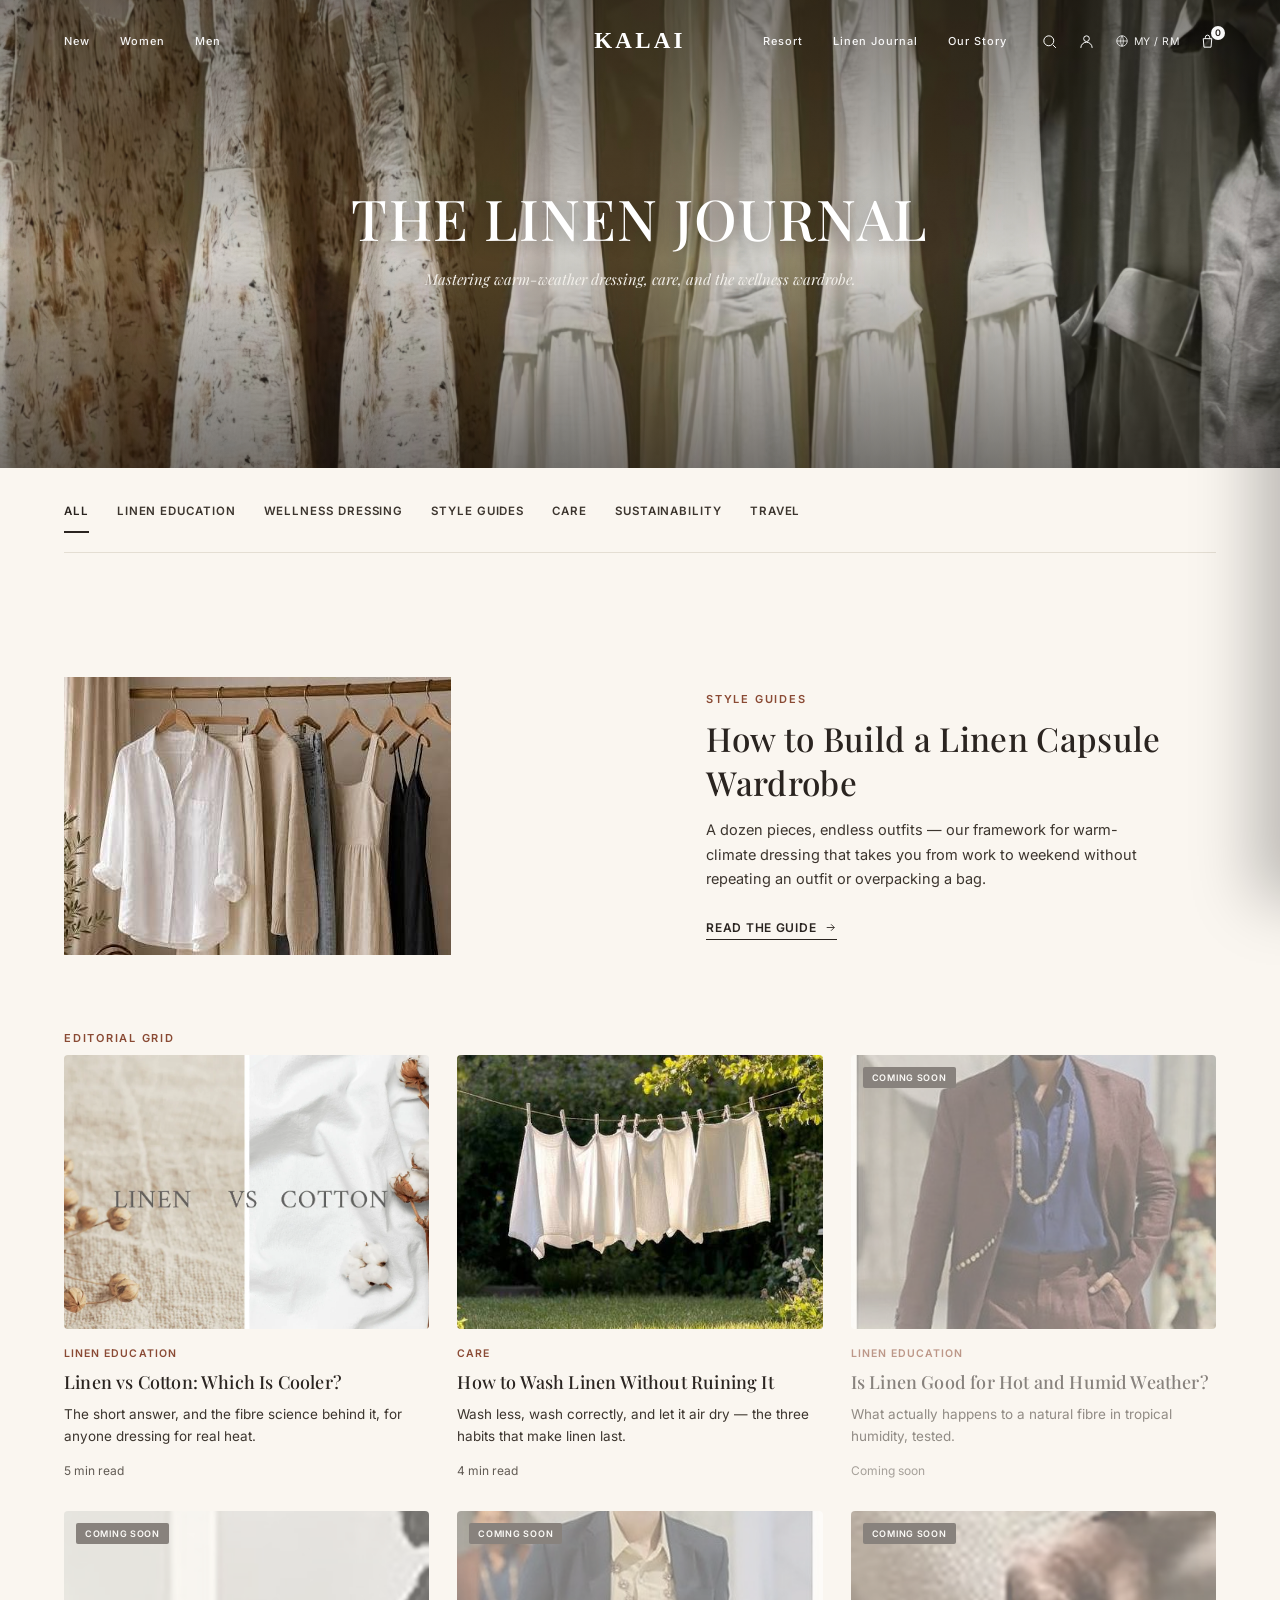
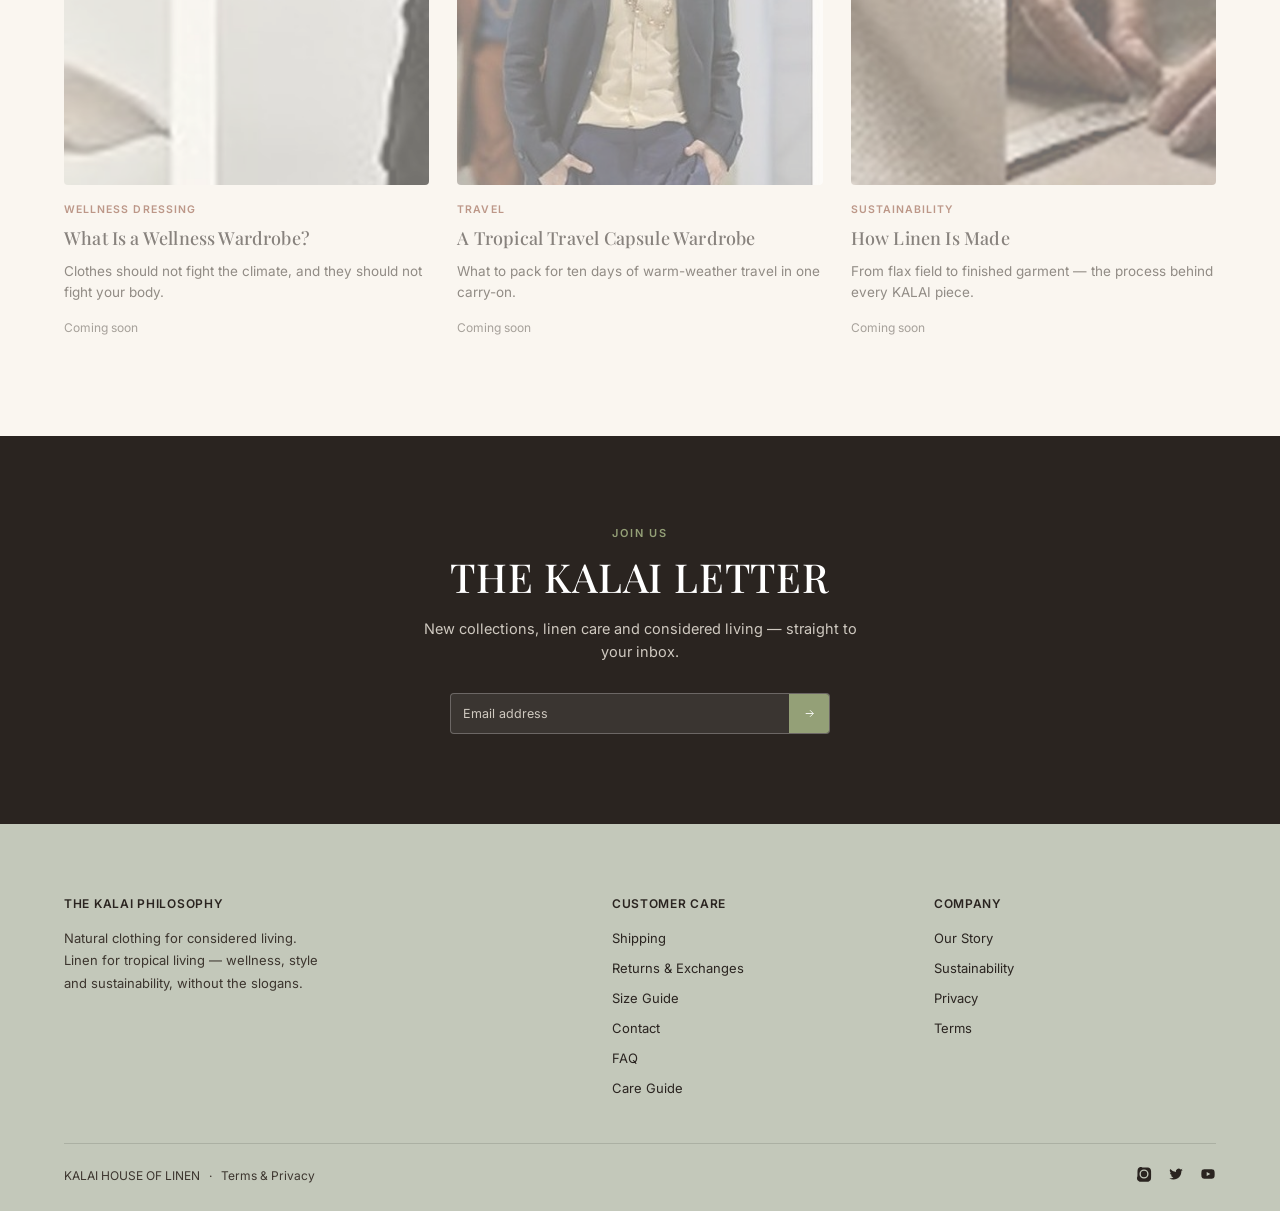
<file: journal.html>
<!DOCTYPE html>
<html lang="en">
<head>
<meta charset="UTF-8">
<meta name="viewport" content="width=device-width, initial-scale=1.0">
<title>The Linen Journal — KALAI House of Linen</title>
<meta name="description" content="Mastering warm-weather dressing, care and the wellness wardrobe. Linen education, style guides, care and sustainability from KALAI.">
<link rel="preconnect" href="https://fonts.googleapis.com">
<link rel="preconnect" href="https://fonts.gstatic.com" crossorigin>
<link href="https://fonts.googleapis.com/css2?family=Playfair+Display:wght@400;500;600;700&family=Inter:wght@400;500;600&display=swap" rel="stylesheet">
<link rel="stylesheet" href="styles.css">
</head>
<body>

  <!-- ============ HEADER ============ -->
  <header class="site-header centered-logo">
    <nav class="main-nav nav-left">
      <a href="index.html#edit">New</a>
      <a href="index.html#edit">Women</a>
      <a href="index.html#edit">Men</a>
    </nav>
    <a href="index.html" class="logo">KALAI</a>
    <div class="nav-right-wrap">
      <nav class="main-nav">
        <a href="index.html#life">Resort</a>
        <a href="journal.html">Linen Journal</a>
        <a href="ourstory.html">Our Story</a>
      </nav>
      <div class="header-icons">
        <button aria-label="Search" id="searchBtn"><svg viewBox="0 0 24 24"><circle cx="11" cy="11" r="7"/><path d="M21 21l-4.3-4.3"/></svg></button>
        <button aria-label="Account"><svg viewBox="0 0 24 24"><circle cx="12" cy="8" r="4"/><path d="M4 21c0-4.4 3.6-8 8-8s8 3.6 8 8"/></svg></button>
        <button class="header-country" aria-label="Country and currency">
          <svg viewBox="0 0 24 24"><circle cx="12" cy="12" r="9"/><path d="M3 12h18M12 3c3 3.5 3 14.5 0 18M12 3c-3 3.5-3 14.5 0 18"/></svg>
          <span>MY&nbsp;/&nbsp;RM</span>
        </button>
        <button aria-label="Bag" class="cart-count" id="cartBtn">
          <svg viewBox="0 0 24 24"><path d="M6 8h12l-1 12H7L6 8z"/><path d="M9 8V6a3 3 0 0 1 6 0v2"/></svg>
          <span class="cart-badge" id="cartBadge">0</span>
        </button>
        <button class="menu-toggle" id="menuToggle" aria-label="Menu"><span></span><span></span><span></span></button>
      </div>
    </div>
  </header>

  <div class="mobile-nav" id="mobileNav">
    <button class="close-mobile" id="closeMobile" aria-label="Close menu">&times;</button>
    <a href="index.html#edit">New</a>
    <a href="index.html#edit">Women</a>
    <a href="index.html#edit">Men</a>
    <a href="index.html#life">Resort</a>
    <a href="journal.html">Linen Journal</a>
    <a href="ourstory.html">Our Story</a>
  </div>

  <!-- ============ JOURNAL HERO ============ -->
  <section class="journal-hero">
    <img src="assets/images/hero_section/hero_image_1.jpg">
    <div class="journal-hero-copy">
      <h1>The Linen Journal</h1>
      <p>Mastering warm-weather dressing, care, and the wellness wardrobe.</p>
    </div>
  </section>

  <div class="section-inner">

    <!-- ============ FILTER TABS (7 clusters + All — brief §10) ============ -->
    <nav class="journal-filters">
      <button class="active" data-cluster="all">All</button>
      <button data-cluster="linen-education">Linen Education</button>
      <button data-cluster="wellness-dressing">Wellness Dressing</button>
      <button data-cluster="style-guides">Style Guides</button>
      <button data-cluster="care">Care</button>
      <button data-cluster="sustainability">Sustainability</button>
      <button data-cluster="travel">Travel</button>
    </nav>

    <!-- ============ FEATURED ARTICLE ============ -->
    <a href="journal-linen-capsule-wardrobe.html" class="journal-featured">
      <div class="jf-img"><img 
      src="assets/images/linen_journal/linen_capsule.jpg">
      <div>
        <span class="section-eyebrow">Style Guides</span>
        <h2>How to Build a Linen Capsule Wardrobe</h2>
        <p>A dozen pieces, endless outfits — our framework for warm-climate dressing that takes you from work to weekend without repeating an outfit or overpacking a bag.</p>
        <span class="section-cta">Read the Guide <svg viewBox="0 0 24 24"><path d="M5 12h14M13 6l6 6-6 6"/></svg></span>
      </div>
    </a>

    <!-- ============ EDITORIAL GRID ============ -->
    <div class="journal-editorial-head">
      <span class="section-eyebrow">Editorial Grid</span>
    </div>
    <div class="journal-editorial-grid">

      <a href="journal-linen-vs-cotton.html" class="journal-card" data-cluster="linen-education">
        <div class="j-img">
          <img src="assets/images/linen_journal/linen_vs_cotton.webp"></div>
        <span class="j-eyebrow">Linen Education</span>
        <h3>Linen vs Cotton: Which Is Cooler?</h3>
        <p>The short answer, and the fibre science behind it, for anyone dressing for real heat.</p>
        <span class="j-meta">5 min read</span>
      </a>

      <a href="journal-how-to-wash-linen.html" class="journal-card" data-cluster="care">
        <div class="j-img">
          <img src="assets/images/linen_journal/linen_washing.jpg" alt=""> </div> 
        <span class="j-eyebrow">Care</span>
        <h3>How to Wash Linen Without Ruining It</h3>
        <p>Wash less, wash correctly, and let it air dry — the three habits that make linen last.</p>
        <span class="j-meta">4 min read</span>
      </a>

      <a href="#" class="journal-card is-soon" data-cluster="linen-education">
        <div class="j-img"><span class="soon-badge">Coming Soon</span><img src="[data-uri]" alt="Is Linen Good for Hot and Humid Weather?"></div>
        <span class="j-eyebrow">Linen Education</span>
        <h3>Is Linen Good for Hot and Humid Weather?</h3>
        <p>What actually happens to a natural fibre in tropical humidity, tested.</p>
        <span class="j-meta">Coming soon</span>
      </a>

      <a href="#" class="journal-card is-soon" data-cluster="wellness-dressing">
        <div class="j-img"><span class="soon-badge">Coming Soon</span><img src="[data-uri]" alt="What Is a Wellness Wardrobe?"></div>
        <span class="j-eyebrow">Wellness Dressing</span>
        <h3>What Is a Wellness Wardrobe?</h3>
        <p>Clothes should not fight the climate, and they should not fight your body.</p>
        <span class="j-meta">Coming soon</span>
      </a>

      <a href="#" class="journal-card is-soon" data-cluster="travel">
        <div class="j-img"><span class="soon-badge">Coming Soon</span><img src="[data-uri]" alt="A Tropical Travel Capsule Wardrobe"></div>
        <span class="j-eyebrow">Travel</span>
        <h3>A Tropical Travel Capsule Wardrobe</h3>
        <p>What to pack for ten days of warm-weather travel in one carry-on.</p>
        <span class="j-meta">Coming soon</span>
      </a>

      <a href="#" class="journal-card is-soon" data-cluster="sustainability">
        <div class="j-img"><span class="soon-badge">Coming Soon</span><img src="[data-uri]" alt="How Linen Is Made"></div>
        <span class="j-eyebrow">Sustainability</span>
        <h3>How Linen Is Made</h3>
        <p>From flax field to finished garment — the process behind every KALAI piece.</p>
        <span class="j-meta">Coming soon</span>
      </a>

    </div>
  </div>
  </div>

  <!-- ============ NEWSLETTER (shared pattern) ============ -->
  <section class="letter-section">
    <div class="section-inner">
      <span class="section-eyebrow">Join Us</span>
      <h2>The Kalai Letter</h2>
      <p>New collections, linen care and considered living — straight to your inbox.</p>
      <form class="newsletter-form">
        <input type="email" placeholder="Email address" required>
        <button type="submit" aria-label="Subscribe"><svg viewBox="0 0 24 24"><path d="M5 12h14M13 6l6 6-6 6"/></svg></button>
      </form>
    </div>
  </section>

  <!-- ============ FOOTER ============ -->
  <footer class="site-footer">
    <div class="section-inner">
      <div class="footer-grid">
        <div>
          <h4>The Kalai Philosophy</h4>
          <p>Natural clothing for considered living. Linen for tropical living — wellness, style and sustainability, without the slogans.</p>
        </div>
        <div>
          <h4>Customer Care</h4>
          <ul>
            <li><a href="#">Shipping</a></li>
            <li><a href="#">Returns &amp; Exchanges</a></li>
            <li><a href="#">Size Guide</a></li>
            <li><a href="contact.html">Contact</a></li>
            <li><a href="faq.html">FAQ</a></li>
            <li><a href="#">Care Guide</a></li>
          </ul>
        </div>
        <div>
          <h4>Company</h4>
          <ul>
            <li><a href="ourstory.html">Our Story</a></li>
            <li><a href="ourstory.html#sustainability">Sustainability</a></li>
            <li><a href="#">Privacy</a></li>
            <li><a href="#">Terms</a></li>
          </ul>
        </div>
      </div>
      <div class="footer-bottom">
        <div>KALAI HOUSE OF LINEN &nbsp;&nbsp;&middot;&nbsp;&nbsp; Terms &amp; Privacy</div>
        <div class="socials">
          <a href="https://www.instagram.com/kalai_linen/?hl=en" aria-label="Instagram"><svg viewBox="0 0 24 24"><path d="M12 2.2c3.2 0 3.6 0 4.85.07 1.17.05 1.97.24 2.43.4a4.9 4.9 0 0 1 1.77 1.15 4.9 4.9 0 0 1 1.15 1.77c.17.46.36 1.26.4 2.43.07 1.25.07 1.65.07 4.85s0 3.6-.07 4.85c-.05 1.17-.24 1.97-.4 2.43a4.9 4.9 0 0 1-1.15 1.77 4.9 4.9 0 0 1-1.77 1.15c-.46.17-1.26.36-2.43.4-1.25.07-1.65.07-4.85.07s-3.6 0-4.85-.07c-1.17-.05-1.97-.24-2.43-.4a4.9 4.9 0 0 1-1.77-1.15 4.9 4.9 0 0 1-1.15-1.77c-.17-.46-.36-1.26-.4-2.43C2.2 15.6 2.2 15.2 2.2 12s0-3.6.07-4.85c.05-1.17.24-1.97.4-2.43A4.9 4.9 0 0 1 3.82 3a4.9 4.9 0 0 1 1.77-1.15c.46-.17 1.26-.36 2.43-.4C9.27 2.2 9.67 2.2 12 2.2zm0 3a6.8 6.8 0 1 0 0 13.6 6.8 6.8 0 0 0 0-13.6zm0 2a4.8 4.8 0 1 1 0 9.6 4.8 4.8 0 0 1 0-9.6zm6.9-2.15a1.1 1.1 0 1 1-2.2 0 1.1 1.1 0 0 1 2.2 0z"/></svg></a>
          <a href="#" aria-label="Twitter"><svg viewBox="0 0 24 24"><path d="M22 5.9c-.7.3-1.5.6-2.3.7.8-.5 1.5-1.3 1.8-2.3-.8.5-1.7.8-2.6 1a4.1 4.1 0 0 0-7 3.7A11.6 11.6 0 0 1 3.4 4.6a4.1 4.1 0 0 0 1.3 5.5c-.6 0-1.3-.2-1.8-.5v.1a4.1 4.1 0 0 0 3.3 4 4.2 4.2 0 0 1-1.8.1 4.1 4.1 0 0 0 3.8 2.9A8.3 8.3 0 0 1 2 18.4a11.6 11.6 0 0 0 6.3 1.8c7.5 0 11.7-6.3 11.7-11.7v-.5c.8-.6 1.5-1.3 2-2.1z"/></svg></a>
          <a href="#" aria-label="YouTube"><svg viewBox="0 0 24 24"><path d="M22 12s0-3.1-.4-4.6a2.9 2.9 0 0 0-2-2C17.9 5 12 5 12 5s-5.9 0-7.6.4a2.9 2.9 0 0 0-2 2C2 8.9 2 12 2 12s0 3.1.4 4.6a2.9 2.9 0 0 0 2 2C6.1 19 12 19 12 19s5.9 0 7.6-.4a2.9 2.9 0 0 0 2-2C22 15.1 22 12 22 12z"/><path d="M10 9l5.5 3-5.5 3V9z" fill="var(--sage-footer)" stroke="none"/></svg></a>
        </div>
      </div>
    </div>
  </footer>

<script src="script.js"></script>
</body>
</html>
</file>
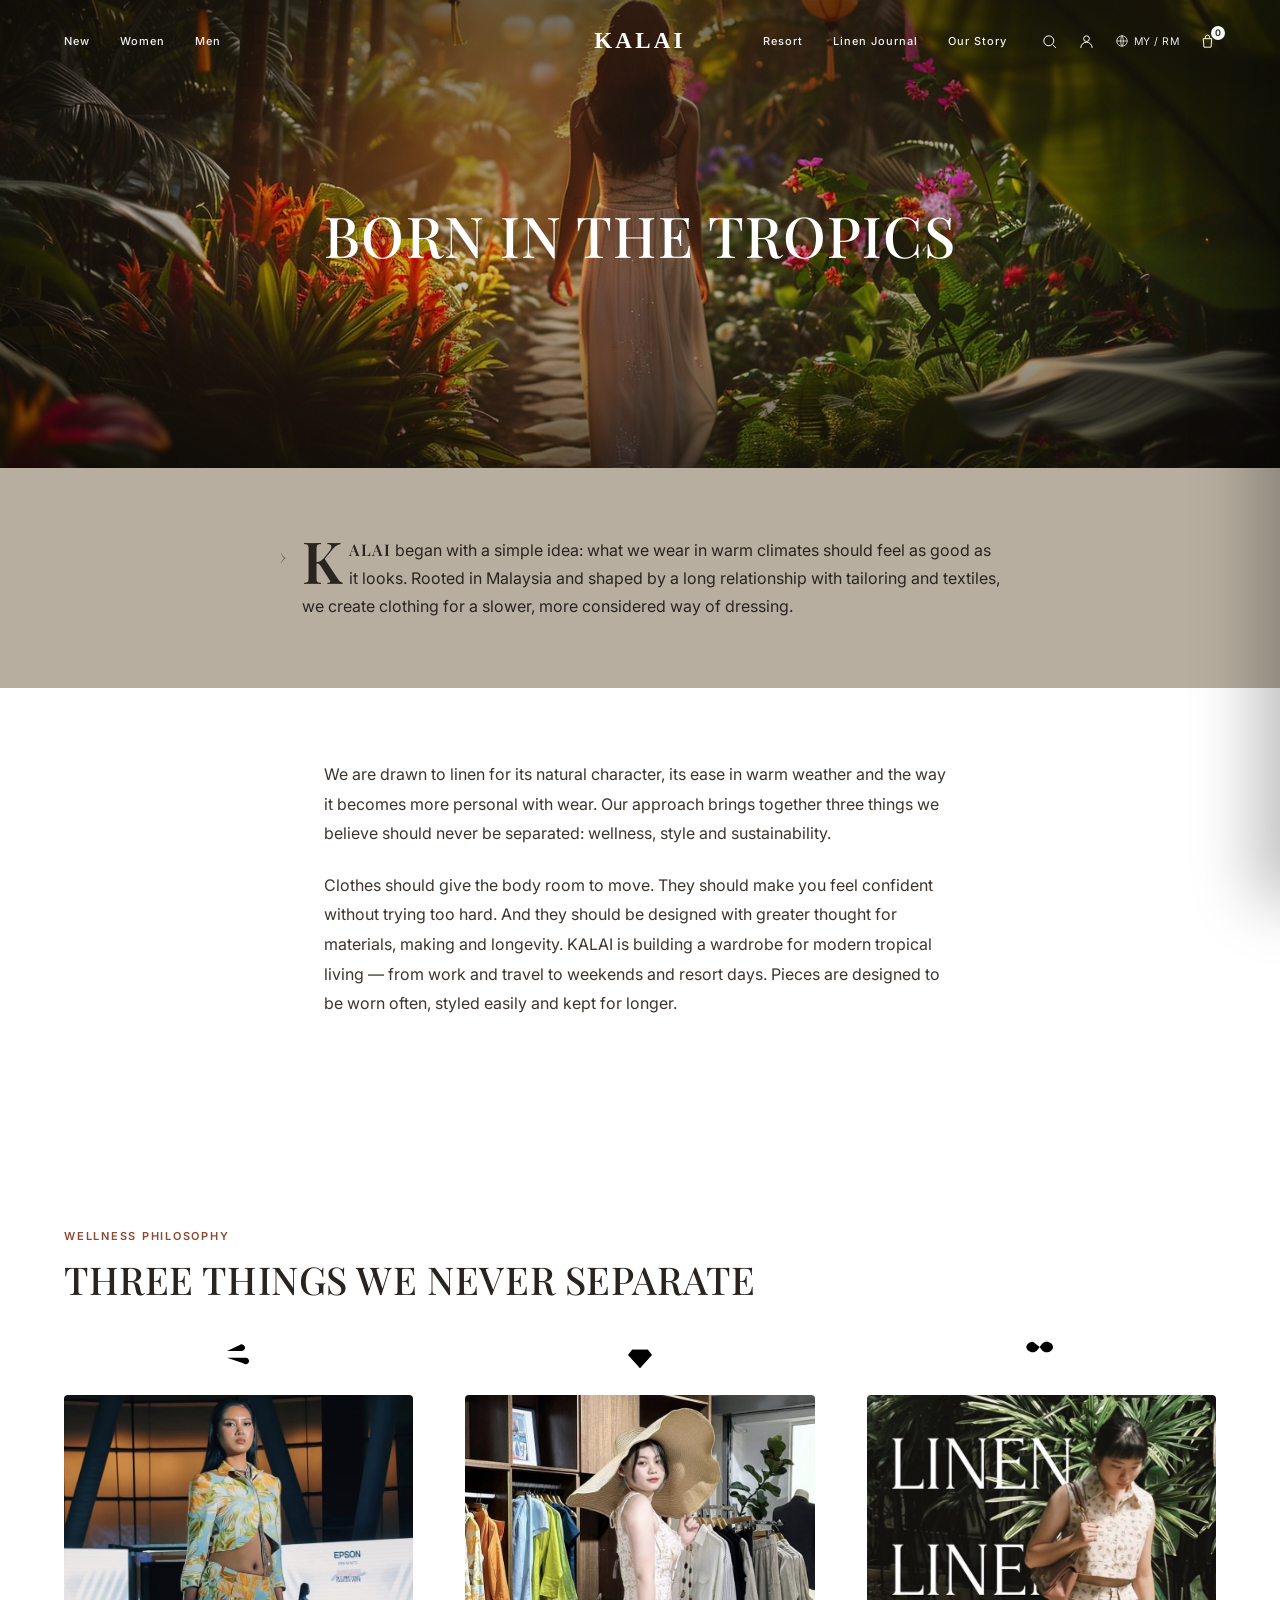
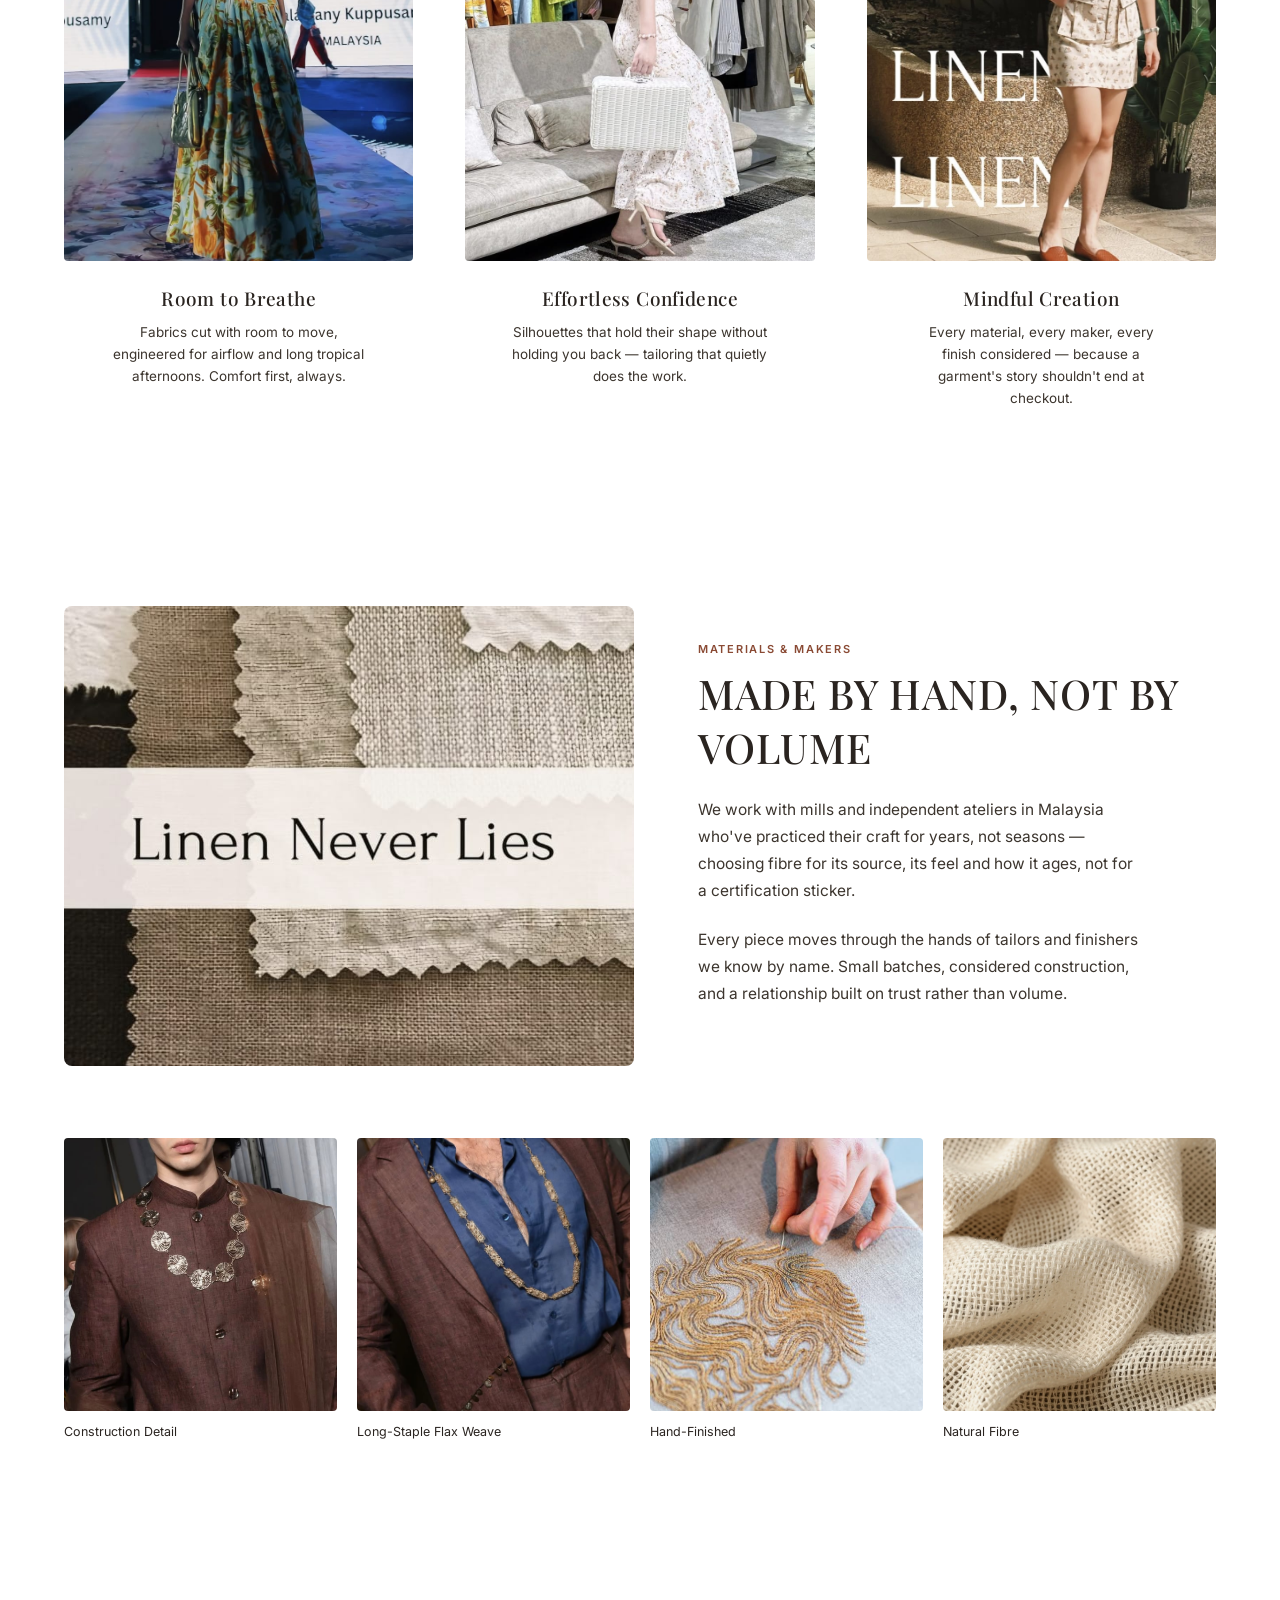
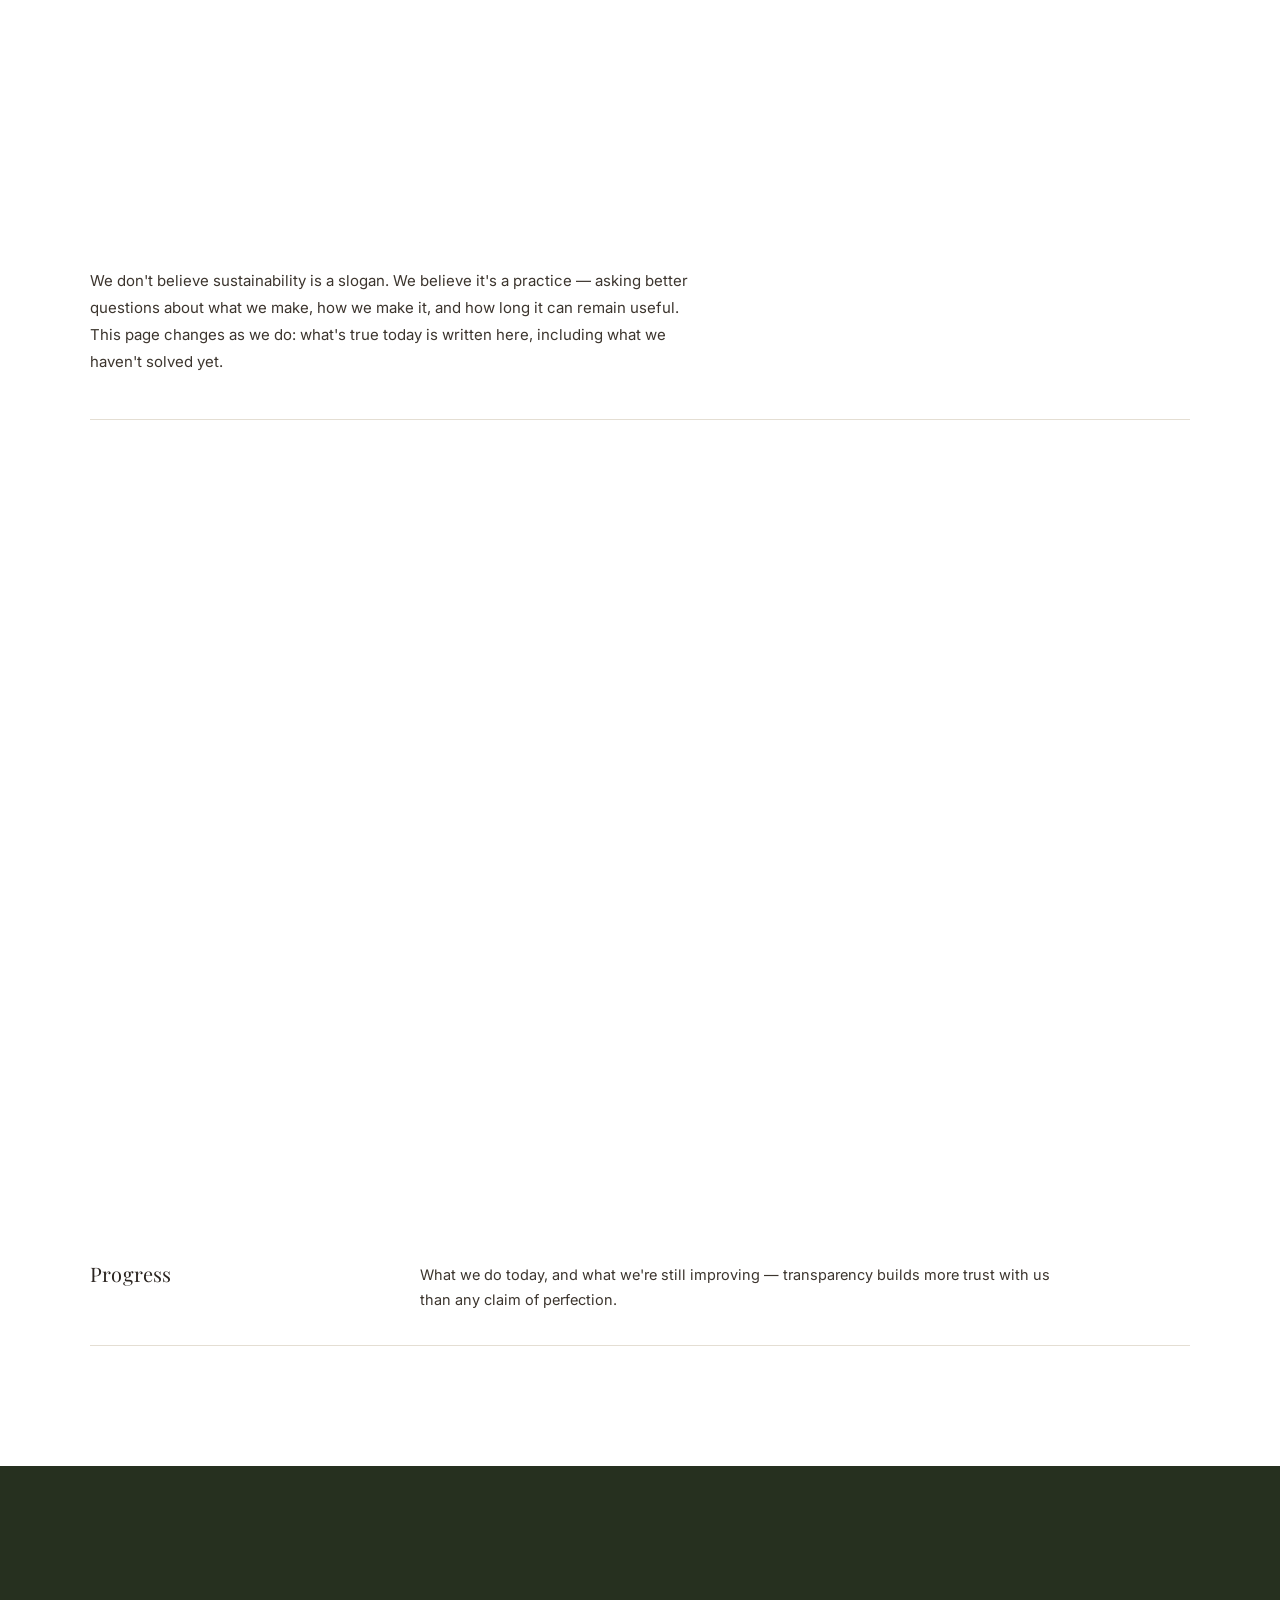
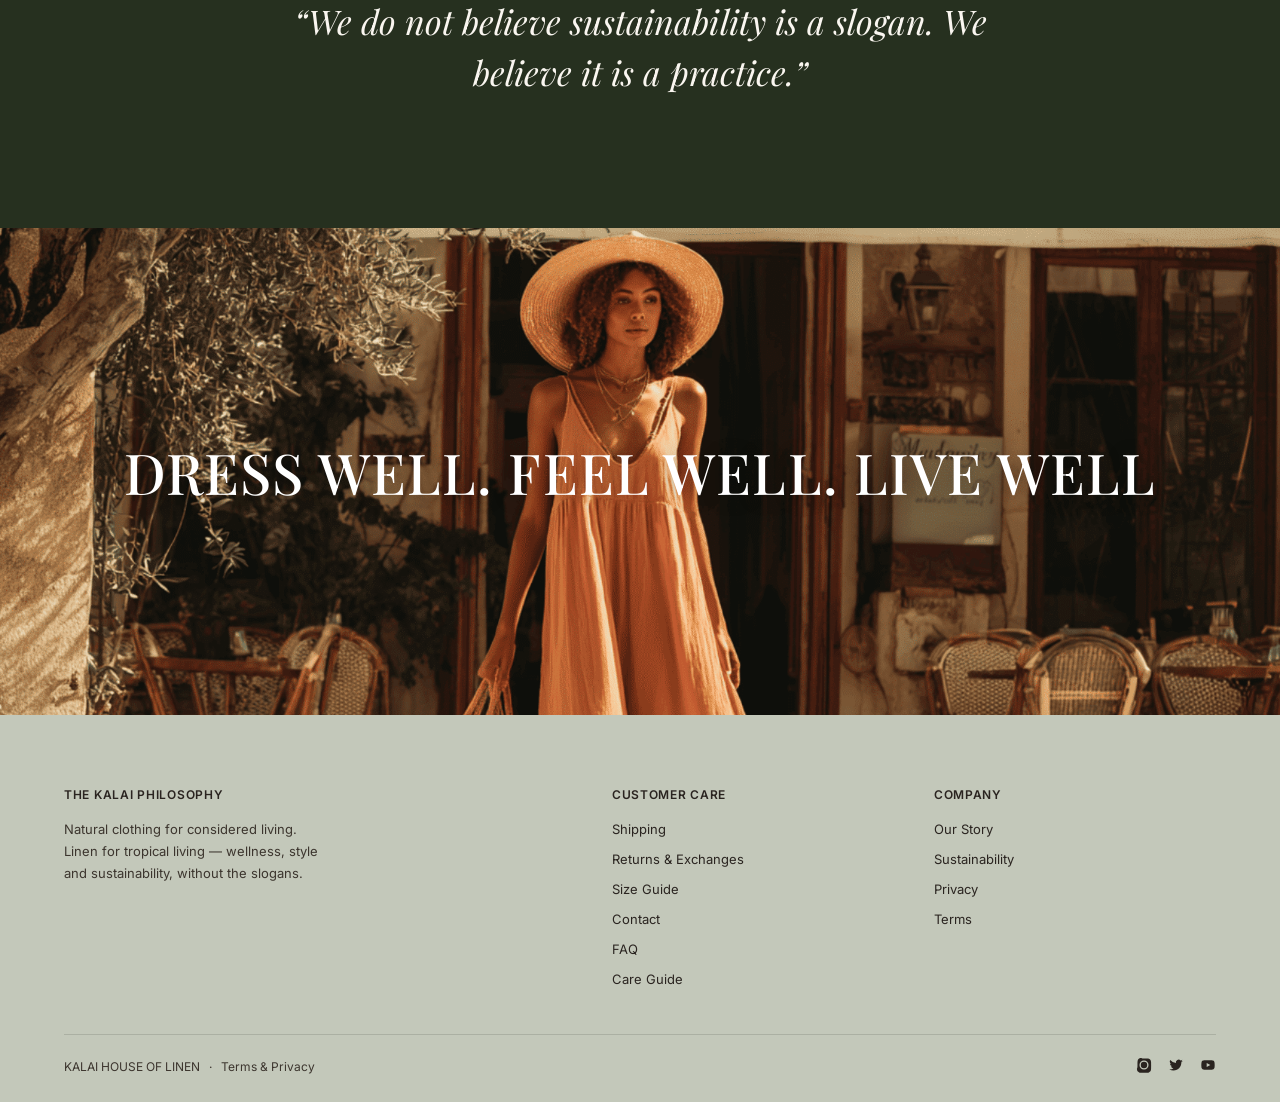
<file: ourstory.html>
<!DOCTYPE html>
<html lang="en">

<head>
  <meta charset="UTF-8">
  <meta name="viewport" content="width=device-width, initial-scale=1.0">
  <title>Our Story — KALAI House of Linen</title>
  <meta name="description"
    content="Born in the Tropics. The KALAI story, our wellness philosophy, and how we make what we make — materials, makers, and the practice of sustainability.">
  <link rel="preconnect" href="https://fonts.googleapis.com">
  <link rel="preconnect" href="https://fonts.gstatic.com" crossorigin>
  <link
    href="https://fonts.googleapis.com/css2?family=Playfair+Display:wght@400;500;600;700&family=Inter:wght@400;500;600&display=swap"
    rel="stylesheet">
  <link rel="stylesheet" href="styles.css">
</head>

<body>

  <!-- ============ HEADER (same IA as homepage) ============ -->
  <header class="site-header centered-logo">
    <nav class="main-nav nav-left">
      <a href="index.html#edit">New</a>
      <a href="index.html#edit">Women</a>
      <a href="index.html#edit">Men</a>
    </nav>
    <a href="index.html" class="logo">KALAI</a>
    <div class="nav-right-wrap">
      <nav class="main-nav">
        <a href="index.html#life">Resort</a>
        <a href="journal.html">Linen Journal</a>
        <a href="ourstory.html">Our Story</a>
      </nav>
      <div class="header-icons">
        <button aria-label="Search" id="searchBtn"><svg viewBox="0 0 24 24">
            <circle cx="11" cy="11" r="7" />
            <path d="M21 21l-4.3-4.3" />
          </svg></button>
        <button aria-label="Account"><svg viewBox="0 0 24 24">
            <circle cx="12" cy="8" r="4" />
            <path d="M4 21c0-4.4 3.6-8 8-8s8 3.6 8 8" />
          </svg></button>
        <button class="header-country" aria-label="Country and currency">
          <svg viewBox="0 0 24 24">
            <circle cx="12" cy="12" r="9" />
            <path d="M3 12h18M12 3c3 3.5 3 14.5 0 18M12 3c-3 3.5-3 14.5 0 18" />
          </svg>
          <span>MY&nbsp;/&nbsp;RM</span>
        </button>
        <button aria-label="Bag" class="cart-count" id="cartBtn">
          <svg viewBox="0 0 24 24">
            <path d="M6 8h12l-1 12H7L6 8z" />
            <path d="M9 8V6a3 3 0 0 1 6 0v2" />
          </svg>
          <span class="cart-badge" id="cartBadge">0</span>
        </button>
        <button class="menu-toggle" id="menuToggle" aria-label="Menu"><span></span><span></span><span></span></button>
      </div>
    </div>
  </header>

  <div class="mobile-nav" id="mobileNav">
    <button class="close-mobile" id="closeMobile" aria-label="Close menu">&times;</button>
    <a href="index.html#edit">New</a>
    <a href="index.html#edit">Women</a>
    <a href="index.html#edit">Men</a>
    <a href="index.html#life">Resort</a>
    <a href="journal.html">Linen Journal</a>
    <a href="ourstory.html">Our Story</a>
  </div>

  <!-- ============ HERO — Born in the Tropics (headline baked into the campaign photo) ============ -->
  <section class="hero story-hero">
    <img
    src="assets/images/our_story/hero1.jpeg"
      alt="Born in the Tropics — a KALAI campaign image, a woman in natural linen walking a tropical estate lawn">

    <h1>Born in the Tropics</h1>
  </section>

  <!-- ============ OPENING — drop-cap statement ============ -->
  <section class="story-intro">
    <div class="section-inner">
      <div class="intro-block">
        <span class="intro-chevron">&rsaquo;</span>
        <p class="intro-text"><span class="drop-cap">K</span><span class="small-caps">ALAI</span> began with a simple
          idea: what we wear in warm climates should feel as good as it looks. Rooted in Malaysia and shaped by a long
          relationship with tailoring and textiles, we create clothing for a slower, more considered way of dressing.
        </p>
      </div>
    </div>
  </section>

  <!-- ============ CONTINUED STORY ============ -->
  <section class="story-body">
    <div class="section-inner">
      <p>We are drawn to linen for its natural character, its ease in warm weather and the way it becomes more personal
        with wear. Our approach brings together three things we believe should never be separated: wellness, style and
        sustainability.</p>
      <p>Clothes should give the body room to move. They should make you feel confident without trying too hard. And
        they should be designed with greater thought for materials, making and longevity. KALAI is building a wardrobe
        for modern tropical living — from work and travel to weekends and resort days. Pieces are designed to be worn
        often, styled easily and kept for longer.</p>
    </div>
  </section>

  <!-- ============ WELLNESS PHILOSOPHY ============ -->
  <section class="values-section">
    <div class="section-inner">
      <div class="section-head">
        <div>
          <span class="section-eyebrow">Wellness Philosophy</span>
          <h2>Three Things We Never Separate</h2>
        </div>
      </div>
      <div class="values-grid">
        <div class="value-card">
          <div class="value-icon"><svg viewBox="0 0 48 48">
              <path d="M6 18h22a5 5 0 1 0-3.5-8.5" />
              <path d="M6 28h28a5 5 0 1 1-3.5 8.5" />
              <path d="M6 23h16" />
            </svg></div>
          <div class="value-img">
            <img src="assets/images/our_story/breathe.png"></div>
            <h3>Room to Breathe</h3>
            <p>Fabrics cut with room to move, engineered for airflow and long tropical afternoons. Comfort first,
              always.</p>
          </div>
          <div class="value-card">
            <div class="value-icon"><svg viewBox="0 0 48 48">
                <path d="M12 16h24l6 8-18 20-18-20 6-8z" />
                <path d="M12 16l6 8h12l6-8" />
                <path d="M18 24l6 20 6-20" />
              </svg></div>
            <div class="value-img"><img
                <img src="assets/images/our_story/fit.png"
                alt="Silhouette of a woman walking in easy linen tailoring"></div>
            <h3>Effortless Confidence</h3>
            <p>Silhouettes that hold their shape without holding you back — tailoring that quietly does the work.</p>
          </div>
          <div class="value-card">
            <div class="value-icon"><svg viewBox="0 0 48 24">
                <path
                  d="M12 4C6.5 4 2 8.5 2 12s4.5 8 10 8c5 0 7-4 10-8m0 0c3 4 5 8 10 8 5.5 0 10-3.5 10-8s-4.5-8-10-8c-5 0-7 4-10 8" />
              </svg></div>
            <div class="value-img"><img
                src="assets/images/our_story/mindful.png"
                alt="Folded natural linen fabric — mindful creation"></div>
            <h3>Mindful Creation</h3>
            <p>Every material, every maker, every finish considered — because a garment's story shouldn't end at
              checkout.</p>
          </div>
        </div>
      </div>
  </section>

  <!-- ============ MATERIALS & MAKERS ============ -->
  <section class="fabric-section" id="materials">
    <div class="section-inner">
      <div class="fabric-hero">
        <div class="fabric-img">
          <img
            src="assets/images/our_story/linen_never_lies.png"
            alt="Close-up of woven linen fabric">
        </div>
        <div class="fabric-copy">
          <span class="section-eyebrow">Materials &amp; Makers</span>
          <h2>Made By Hand, Not by Volume</h2>
          <p>We work with mills and independent ateliers in Malaysia who've practiced their craft for years, not seasons
            — choosing fibre for its source, its feel and how it ages, not for a certification sticker.</p>
          <p>Every piece moves through the hands of tailors and finishers we know by name. Small batches, considered
            construction, and a relationship built on trust rather than volume.</p>
        </div>
      </div>
      <div class="fabric-detail-row">
        <div class="fabric-tile">
          <div class="tile-img"><img
              src="assets/images/our_story/construction.png"
              alt="Mandarin collar construction detail"></div>
          <div class="tile-cap">Construction Detail</div>
        </div>
        <div class="fabric-tile">
          <div class="tile-img"><img
          src="assets/images/our_story/long.png"
              alt="Linen suit weave close-up"></div>
          <div class="tile-cap">Long-Staple Flax Weave</div>
        </div>
        <div class="fabric-tile">
          <div class="tile-img"><img
          src="assets/images/our_story/hand_stich.jpg"
              alt="Artisan hands finishing a linen garment"></div>
          <div class="tile-cap">Hand-Finished</div>
        </div>
        <div class="fabric-tile">
          <div class="tile-img"><img
              src="assets/images/our_story/natural.webp"
              alt="Woven natural fibre texture"></div>
          <div class="tile-cap">Natural Fibre</div>
        </div>
      </div>
    </div>
  </section>

  <!-- ============ SUSTAINABILITY — "MADE WITH CONSIDERATION" (brief §07, proof not decoration) ============ -->
  <section class="proof-list-section" id="sustainability">
    <div class="section-inner">
      <div class="section-head">
        <div>
          <span class="section-eyebrow">Sustainability</span>
          <h2>Made With Consideration</h2>
        </div>
      </div>
      
      <div class="proof-list-head">
        <p>We don't believe sustainability is a slogan. We believe it's a practice — asking better questions about what
          we make, how we make it, and how long it can remain useful. This page changes as we do: what's true today is
          written here, including what we haven't solved yet.</p>
      </div>
      
      <div class="proof-list">
        <div class="proof-row">
          <div class="proof-row-label">Materials</div>
          <div class="proof-row-text">Long-staple flax linen, chosen for its breathability, natural texture and the way
            it softens with wear. Exact fibre composition is listed on every product page.</div>
        </div>
        <div class="proof-row">
          <div class="proof-row-label">Dyeing &amp; Finishing</div>
          <div class="proof-row-text">Low-impact dyes and finishing processes, kept as simple as the fibre allows. Where
            a claim is certified, we say so — and only then.</div>
        </div>
        <div class="proof-row">
          <div class="proof-row-label">Making</div>
          <div class="proof-row-text">Cut and sewn by independent ateliers in Malaysia, working with tailors we've
            partnered with for years — at a level we can substantiate.</div>
        </div>
        <div class="proof-row">
          <div class="proof-row-label">Production Approach</div>
          <div class="proof-row-text">Made in small batches against real demand, not projected trends — reducing the
            offcuts, overstock and markdowns that come with over-production.</div>
        </div>
        <div class="proof-row">
          <div class="proof-row-label">Longevity</div>
          <div class="proof-row-text">Reinforced seams, natural buttons and cuts built to be repaired rather than
            replaced. Construction meant to outlast a single season.</div>
        </div>
        <div class="proof-row">
          <div class="proof-row-label">Care</div>
          <div class="proof-row-text">Wash less, wash cool, and let it air dry. Simple habits that keep linen — and the
            resources behind it — in better shape for longer.</div>
        </div>
        <div class="proof-row">
          <div class="proof-row-label">Packaging</div>
          <div class="proof-row-text">Recyclable paper mailers and undyed tissue. No single-use plastic in the box.
            We're still working on the label.</div>
        </div>
        <div class="proof-row">
          <div class="proof-row-label">Progress</div>
          <div class="proof-row-text">What we do today, and what we're still improving — transparency builds more trust
            with us than any claim of perfection.</div>
        </div>
      </div>
    </div>
  </section>

  <!-- ============ QUOTE BANNER ============ -->
  <section class="quote-banner">
    <blockquote>&ldquo;We do not believe sustainability is a slogan. We believe it is a practice.&rdquo;</blockquote>
  </section>

  <!-- ============ CLOSING LIFESTYLE BANNER (tagline baked into the image) ============ -->
  <section class="lifestyle-banner">
    <img
      src="assets/images/our_story/hero2.png"
      alt="Dress Well. Feel Well. Live Well. — a woman in natural linen walking through a tropical resort at dusk">
      <h1>Dress Well. Feel Well. Live Well</h1>
  </section>

  <!-- ============ FOOTER (shared) ============ -->
  <footer class="site-footer">
    <div class="section-inner">
      <div class="footer-grid">
        <div>
          <h4>The Kalai Philosophy</h4>
          <p>Natural clothing for considered living. Linen for tropical living — wellness, style and sustainability,
            without the slogans.</p>
        </div>
        <div>
          <h4>Customer Care</h4>
          <ul>
            <li><a href="#">Shipping</a></li>
            <li><a href="#">Returns &amp; Exchanges</a></li>
            <li><a href="#">Size Guide</a></li>
            <li><a href="contact.html">Contact</a></li>
            <li><a href="faq.html">FAQ</a></li>
            <li><a href="#">Care Guide</a></li>
          </ul>
        </div>
        <div>
          <h4>Company</h4>
          <ul>
            <li><a href="ourstory.html">Our Story</a></li>
            <li><a href="ourstory.html#sustainability">Sustainability</a></li>
            <li><a href="#">Privacy</a></li>
            <li><a href="#">Terms</a></li>
          </ul>
        </div>
      </div>
      <div class="footer-bottom">
        <div>KALAI HOUSE OF LINEN &nbsp;&nbsp;&middot;&nbsp;&nbsp; Terms &amp; Privacy</div>
        <div class="socials">
          <a href="https://www.instagram.com/kalai_linen/?hl=en" aria-label="Instagram"><svg viewBox="0 0 24 24">
              <path
                d="M12 2.2c3.2 0 3.6 0 4.85.07 1.17.05 1.97.24 2.43.4a4.9 4.9 0 0 1 1.77 1.15 4.9 4.9 0 0 1 1.15 1.77c.17.46.36 1.26.4 2.43.07 1.25.07 1.65.07 4.85s0 3.6-.07 4.85c-.05 1.17-.24 1.97-.4 2.43a4.9 4.9 0 0 1-1.15 1.77 4.9 4.9 0 0 1-1.77 1.15c-.46.17-1.26.36-2.43.4-1.25.07-1.65.07-4.85.07s-3.6 0-4.85-.07c-1.17-.05-1.97-.24-2.43-.4a4.9 4.9 0 0 1-1.77-1.15 4.9 4.9 0 0 1-1.15-1.77c-.17-.46-.36-1.26-.4-2.43C2.2 15.6 2.2 15.2 2.2 12s0-3.6.07-4.85c.05-1.17.24-1.97.4-2.43A4.9 4.9 0 0 1 3.82 3a4.9 4.9 0 0 1 1.77-1.15c.46-.17 1.26-.36 2.43-.4C9.27 2.2 9.67 2.2 12 2.2zm0 3a6.8 6.8 0 1 0 0 13.6 6.8 6.8 0 0 0 0-13.6zm0 2a4.8 4.8 0 1 1 0 9.6 4.8 4.8 0 0 1 0-9.6zm6.9-2.15a1.1 1.1 0 1 1-2.2 0 1.1 1.1 0 0 1 2.2 0z" />
            </svg></a>
          <a href="#" aria-label="Twitter"><svg viewBox="0 0 24 24">
              <path
                d="M22 5.9c-.7.3-1.5.6-2.3.7.8-.5 1.5-1.3 1.8-2.3-.8.5-1.7.8-2.6 1a4.1 4.1 0 0 0-7 3.7A11.6 11.6 0 0 1 3.4 4.6a4.1 4.1 0 0 0 1.3 5.5c-.6 0-1.3-.2-1.8-.5v.1a4.1 4.1 0 0 0 3.3 4 4.2 4.2 0 0 1-1.8.1 4.1 4.1 0 0 0 3.8 2.9A8.3 8.3 0 0 1 2 18.4a11.6 11.6 0 0 0 6.3 1.8c7.5 0 11.7-6.3 11.7-11.7v-.5c.8-.6 1.5-1.3 2-2.1z" />
            </svg></a>
          <a href="#" aria-label="YouTube"><svg viewBox="0 0 24 24">
              <path
                d="M22 12s0-3.1-.4-4.6a2.9 2.9 0 0 0-2-2C17.9 5 12 5 12 5s-5.9 0-7.6.4a2.9 2.9 0 0 0-2 2C2 8.9 2 12 2 12s0 3.1.4 4.6a2.9 2.9 0 0 0 2 2C6.1 19 12 19 12 19s5.9 0 7.6-.4a2.9 2.9 0 0 0 2-2C22 15.1 22 12 22 12z" />
              <path d="M10 9l5.5 3-5.5 3V9z" fill="var(--sage-footer)" stroke="none" />
            </svg></a>
        </div>
      </div>
    </div>
  </footer>

  <script src="script.js"></script>
</body>

</html>
</file>
<file: styles.css>
:root{
  --ink:#2a2420;
  --ink-soft:#3c352e;
  --cream:#faf6f0;
  --cream-2:#f4efe6;
  --white:#ffffff;
  --tan:#e9ddc9;
  --sage-footer:#c3c8ba;
  --olive:#94a077;
  --rust:#8a4a34;
  --line:#e4ded3;
  --radius-sm:4px;
  --radius-md:8px;
  --section-pad-x:64px;
}
*{box-sizing:border-box;margin:0;padding:0;}
html{scroll-behavior:smooth;}
html,body{width:100%;overflow-x:hidden;}
body{
  font-family:'Inter',Helvetica,Arial,sans-serif;
  color:var(--ink);
  background:var(--cream);
  -webkit-font-smoothing:antialiased;
}
h1,h2,h3,.serif{
  font-family:'Playfair Display', Georgia, serif;
  font-weight:500;
  letter-spacing:0.01em;
}
a{color:inherit;text-decoration:none;}
img{display:block;max-width:100%;}
button{font-family:inherit;cursor:pointer;border:none;background:none;}
ul{list-style:none;}
section{width:100%;}
.section-inner{max-width:1360px;margin:0 auto;padding:0 var(--section-pad-x);}

/* ============ HEADER (overlays hero only) ============ */
header.site-header{
  position:absolute;
  top:0; left:0; right:0;
  z-index:30;
  display:flex;
  align-items:center;
  justify-content:space-between;
  padding:28px var(--section-pad-x);
}
.logo{
  font-family:'Forum',serif;
  font-size:23px;
  letter-spacing:0.14em;
  color:#fff;
  font-weight:600;
}
nav.main-nav{display:flex;gap:30px;}
nav.main-nav a{
  font-size:11px;
  letter-spacing:0.09em;
  color:#fff;
  font-weight:500;
  opacity:0.94;
  white-space:nowrap;
  transition:opacity .15s ease;
}
nav.main-nav a:hover{opacity:1;text-decoration:underline;text-underline-offset:4px;}
.header-icons{display:flex;align-items:center;gap:20px;}
.header-icons button{display:flex;align-items:center;color:#fff;}
.header-icons svg{width:17px;height:17px;stroke:#fff;fill:none;stroke-width:1.4;}
.cart-count{position:relative;}
.cart-badge{
  position:absolute;top:-7px;right:-9px;
  background:#fff;color:var(--ink);
  font-size:9px;font-weight:600;
  width:14px;height:14px;border-radius:50%;
  display:flex;align-items:center;justify-content:center;
}
.cart-badge.bump{animation:badgePop .45s cubic-bezier(0.34,1.56,0.64,1);}
@keyframes badgePop{
  0%{transform:scale(1);}
  45%{transform:scale(1.4);}
  100%{transform:scale(1);}
}
.menu-toggle.menu-toggle{display:none;flex-direction:column;gap:4px;width:22px;}
.menu-toggle span{display:block;height:1.5px;background:#fff;width:100%;}

.mobile-nav{
  position:fixed;
  top:0; right:0;
  height:100vh;
  width:min(360px, 82vw);
  background:rgba(20,17,14,0.98);
  z-index:50;
  display:flex;
  flex-direction:column;
  align-items:flex-start;
  justify-content:center;
  gap:26px;
  padding:0 44px;
  transform:translateX(100%);
  transition:transform .5s cubic-bezier(0.25,1,0.5,1);
  pointer-events:none;
  box-shadow:-24px 0 60px rgba(0,0,0,0.25);
}
.mobile-nav.open{
  transform:translateX(0);
  pointer-events:auto;
}
.mobile-nav a{
  color:#fff;font-family:'Playfair Display',serif;font-size:22px;letter-spacing:0.04em;
  opacity:0;
  transform:translateX(18px);
  transition:opacity .45s ease, transform .45s ease;
}
.mobile-nav.open a{opacity:1;transform:translateX(0);}
.mobile-nav a:nth-child(2){transition-delay:.05s;}
.mobile-nav a:nth-child(3){transition-delay:.11s;}
.mobile-nav a:nth-child(4){transition-delay:.17s;}
.mobile-nav a:nth-child(5){transition-delay:.23s;}
.mobile-nav a:nth-child(6){transition-delay:.29s;}
.mobile-nav .close-mobile{
  position:absolute;top:24px;right:24px;
  color:#fff;font-size:26px;line-height:1;
}

/* ============ HERO ============ */
.hero{
  position:relative;
  height:100vh;
  min-height:680px;
  max-height:1080px;
  overflow:hidden;
  background:#3a352d;
}
.hero img{
  width:100%;height:100%;object-fit:cover;object-position:50% 18%;
  animation:heroZoom 22s ease-in-out infinite alternate;
  transform-origin:50% 30%;
}
@keyframes heroZoom{
  0%{transform:scale(1);}
  100%{transform:scale(1.09);}
}
.hero::after{
  content:"";
  position:absolute;inset:0;
  background:linear-gradient(180deg,rgba(15,12,9,0.5) 0%, rgba(15,12,9,0.12) 24%, rgba(15,12,9,0.16) 58%, rgba(15,12,9,0.62) 100%);
}
.hero::before{
  content:"";
  position:absolute;inset:0;
  z-index:1;
  box-shadow:inset 0 0 18vw rgba(10,8,6,0.55);
  pointer-events:none;
}
.hero-copy{
  position:absolute;
  left:50%; top:56%;
  transform:translate(-50%,-50%);
  text-align:center;
  width:100%;
  z-index:5;
  padding:0 24px;
}
.hero-kicker{
  display:block;
  color:#f2efe9;
  font-size:11px;
  letter-spacing:0.34em;
  text-transform:uppercase;
  font-weight:600;
  opacity:0.85;
  margin-bottom:20px;
  animation:heroRise 1.1s cubic-bezier(.2,.8,.2,1) both;
}
.hero-copy h1{
  color:#fff;
  font-size:clamp(40px,7.2vw,88px);
  letter-spacing:0.03em;
  text-transform:uppercase;
  line-height:1.04;
  text-shadow:0 4px 34px rgba(0,0,0,0.4), 0 1px 4px rgba(0,0,0,0.3);
  animation:heroRise 1.1s cubic-bezier(.2,.8,.2,1) both;
}
.hero-copy .sub{
  margin-top:22px;
  color:#f2efe9;
  font-size:12.5px;
  letter-spacing:0.22em;
  text-transform:uppercase;
  font-weight:500;
  display:flex;
  align-items:center;
  justify-content:center;
  gap:16px;
  animation:heroRise 1.1s cubic-bezier(.2,.8,.2,1) .15s both;
}
.hero-copy .sub::before,
.hero-copy .sub::after{
  content:"";
  width:38px;height:1px;
  background:rgba(242,239,233,0.55);
}
.hero-btns{
  margin-top:36px;
  display:flex;
  justify-content:center;
  gap:16px;
  flex-wrap:wrap;
  animation:heroRise 1.1s cubic-bezier(.2,.8,.2,1) .3s both;
}
@keyframes heroRise{
  from{opacity:0;transform:translateY(22px);}
  to{opacity:1;transform:translateY(0);}
}
.btn{
  font-size:11.5px;
  letter-spacing:0.08em;
  text-transform:uppercase;
  font-weight:600;
  padding:16px 32px;
  border-radius:var(--radius-sm);
  transition:transform .2s ease, box-shadow .2s ease, background .2s ease;
}
.btn:hover{transform:translateY(-2px);box-shadow:0 10px 26px rgba(0,0,0,0.22);}
.btn-cream{background:var(--cream);color:var(--ink);}
.btn-cream:hover{background:#fff;}
.btn-olive{background:var(--olive);color:#fff;}
.btn-olive:hover{background:#87926c;}
.btn-dark{background:var(--ink);color:#fff;}
.btn-dark:hover{background:#463d34;}
.scroll-cue{
  position:absolute;
  bottom:34px;left:50%;transform:translateX(-50%);
  color:#fff;opacity:0.85;
  display:flex;flex-direction:column;align-items:center;gap:8px;
  font-size:10px;letter-spacing:0.18em;text-transform:uppercase;
  z-index:5;
}
.scroll-cue svg{width:14px;height:14px;stroke:#fff;fill:none;stroke-width:1.4;animation:bob 2s ease-in-out infinite;}
@keyframes bob{0%,100%{transform:translateY(0);}50%{transform:translateY(6px);}}

/* ============ SECTION HEADERS ============ */
.section-head{
  display:flex;
  align-items:flex-end;
  justify-content:space-between;
  margin-bottom:34px;
  gap:20px;
  flex-wrap:wrap;
  opacity:0;
  transform:translateY(30px);
  transition:opacity .9s cubic-bezier(0.25,1,0.5,1), transform .9s cubic-bezier(0.25,1,0.5,1);
}
.section-head.in-view{opacity:1;transform:translateY(0);}
.section-head h2{
  font-size:clamp(28px,3vw,40px);
  letter-spacing:0.015em;
  text-transform:uppercase;
}
.section-eyebrow{
  font-size:11px;
  letter-spacing:0.16em;
  text-transform:uppercase;
  color:var(--rust);
  font-weight:600;
  margin-bottom:10px;
  display:block;
}

/* ============ RUNWAY LOOKS (own section) ============ */
.runway-section{
  background:var(--cream);
  padding:88px 0 96px;
}
.carousel-wrap{position:relative;}
.carousel-track{
  display:flex;
  gap:18px;
  overflow-x:auto;
  scroll-snap-type:x mandatory;
  padding-bottom:8px;
  scrollbar-width:none;
}
.carousel-track::-webkit-scrollbar{display:none;}
.look-card{
  position:relative;
  flex:0 0 auto;
  width:min(340px, 72vw);
  aspect-ratio:314/422;
  border-radius:var(--radius-md);
  overflow:hidden;
  scroll-snap-align:start;
  background:#ddd;
}
.look-card img{width:100%;height:100%;object-fit:cover;transition:transform .5s ease;}
.look-card:hover img{transform:scale(1.045);}
.look-hotspot{
  position:absolute;
  right:14px;bottom:14px;
  width:34px;height:34px;
  border-radius:50%;
  background:rgba(250,246,240,0.94);
  display:flex;align-items:center;justify-content:center;
  box-shadow:0 4px 14px rgba(0,0,0,0.22);
  transition:transform .2s ease;
  animation:hotspotPulse 2.8s ease-out infinite;
}
.look-hotspot:hover{transform:scale(1.08);animation-play-state:paused;}
.look-hotspot svg{width:15px;height:15px;stroke:var(--ink);fill:none;stroke-width:1.6;}
@keyframes hotspotPulse{
  0%{box-shadow:0 4px 14px rgba(0,0,0,0.22), 0 0 0 0 rgba(138,74,52,0.38);}
  70%{box-shadow:0 4px 14px rgba(0,0,0,0.22), 0 0 0 13px rgba(138,74,52,0);}
  100%{box-shadow:0 4px 14px rgba(0,0,0,0.22), 0 0 0 0 rgba(138,74,52,0);}
}

.carousel-arrow{
  position:absolute;
  top:calc(50% - 24px);
  width:44px;height:44px;
  border-radius:50%;
  background:#fff;
  box-shadow:0 6px 20px rgba(30,24,16,0.16);
  display:flex;align-items:center;justify-content:center;
  z-index:6;
}
.carousel-arrow svg{width:16px;height:16px;stroke:var(--ink);fill:none;stroke-width:1.6;}
.carousel-arrow.prev{left:-22px;}
.carousel-arrow.next{right:-22px;}
.carousel-arrow:hover{background:var(--ink);}
.carousel-arrow:hover svg{stroke:#fff;}
@media (max-width:720px){
  .carousel-arrow{display:none;}
}

.dots{
  display:flex;
  justify-content:center;
  gap:7px;
  margin-top:28px;
}
.dots span{
  width:6px;height:6px;border-radius:50%;
  background:#d8d1c3;
  transition:background .2s ease, transform .2s ease;
  cursor:pointer;
}
.dots span.active{background:var(--ink-soft);transform:scale(1.25);}

/* Quick-add popover (triggered by hotspot, not always visible) */
.quick-add{
  position:fixed;
  right:28px;
  bottom:28px;
  width:250px;
  background:#fff;
  border-radius:10px;
  box-shadow:0 24px 60px rgba(20,17,14,0.28), 0 4px 14px rgba(20,17,14,0.1);
  padding:18px 18px 20px;
  z-index:60;
  opacity:0;
  transform:translateY(16px);
  pointer-events:none;
  transition:opacity .25s ease, transform .25s ease;
}
.quick-add.open{opacity:1;transform:translateY(0);pointer-events:auto;}
.quick-add .qa-close{
  position:absolute;top:12px;right:13px;
  font-size:15px;color:#9a9284;
}
.qa-title{
  font-size:10px;letter-spacing:0.1em;text-transform:uppercase;
  color:var(--rust);font-weight:600;margin-bottom:12px;
}
.qa-items{}
.qa-item{
  display:flex;gap:12px;
  padding-bottom:14px;
  margin-bottom:14px;
  border-bottom:1px solid var(--line);
}
.qa-item:last-of-type{border-bottom:none;margin-bottom:0;padding-bottom:0;}
.qa-thumb{
  width:56px;height:70px;
  border-radius:4px;
  flex-shrink:0;
}
.qa-info{flex:1;min-width:0;}
.qa-info .qa-name{
  font-size:12px;
  line-height:1.35;
  font-weight:500;
  margin-bottom:8px;
}
.qa-sizes{display:flex;gap:5px;margin-bottom:10px;}
.qa-sizes button{
  width:23px;height:23px;
  font-size:9.5px;
  border:1px solid var(--line);
  background:#fff;
  border-radius:2px;
  color:var(--ink);
}
.qa-sizes button.sel{border-color:var(--ink);background:var(--ink);color:#fff;}
.qa-add{
  width:100%;
  background:var(--ink);
  color:#fff;
  font-size:10px;
  letter-spacing:0.08em;
  padding:9px 0;
  border-radius:3px;
  font-weight:600;
  text-transform:uppercase;
}
.qa-add:hover{background:#463d34;}
@media (max-width:560px){
  .quick-add{left:16px;right:16px;bottom:16px;width:auto;}
}

/* ============ FABRIC POETRY (own section) ============ */
.fabric-section{
  background:var(--white);
  padding:96px 0;
}
.fabric-hero{
  display:grid;
  grid-template-columns:1.1fr 1fr;
  gap:64px;
  align-items:center;
  margin-bottom:72px;
  opacity:0;
  transform:translateY(30px);
  transition:opacity .9s cubic-bezier(0.25,1,0.5,1), transform .9s cubic-bezier(0.25,1,0.5,1);
}
.fabric-hero.in-view{opacity:1;transform:translateY(0);}
.fabric-hero .fabric-img{
  border-radius:var(--radius-md);
  overflow:hidden;
  height:460px;
}
.fabric-hero .fabric-img img{width:100%;height:100%;object-fit:cover;}
.fabric-copy h2{
  font-size:clamp(28px,3.2vw,42px);
  letter-spacing:0.02em;
  text-transform:uppercase;
  margin-bottom:22px;
}
.fabric-copy p{
  font-size:15.5px;
  line-height:1.75;
  color:var(--ink-soft);
  max-width:440px;
  margin-bottom:22px;
}
.fabric-more{
  display:grid;
  grid-template-rows:0fr;
  transition:grid-template-rows .6s cubic-bezier(0.25,1,0.5,1);
  max-width:440px;
}
.fabric-more.expanded{grid-template-rows:1fr;}
.fabric-more-inner{overflow:hidden;}
.fabric-more-inner p{
  font-size:15.5px;
  line-height:1.75;
  color:var(--ink-soft);
  padding-bottom:22px;
  margin-bottom:0;
}
.fabric-copy .cont{
  display:inline-flex;
  align-items:center;
  gap:8px;
  font-size:12px;
  letter-spacing:0.06em;
  text-transform:uppercase;
  font-weight:600;
  border-bottom:1px solid var(--ink);
  padding-bottom:4px;
}
.fabric-copy .cont svg{width:13px;height:13px;stroke:var(--ink);fill:none;stroke-width:1.6;transition:transform .35s cubic-bezier(0.25,1,0.5,1);}
.fabric-copy .cont:hover svg{transform:translateX(4px);}
.fabric-copy .cont.expanded svg{transform:rotate(90deg);}
.fabric-copy .cont.expanded:hover svg{transform:rotate(90deg) translateX(4px);}

.fabric-detail-row{
  display:grid;
  grid-template-columns:repeat(4,1fr);
  gap:20px;
}
.fabric-tile .tile-img{
  border-radius:var(--radius-sm);
  overflow:hidden;
  aspect-ratio:1/1;
  margin-bottom:12px;
}
.fabric-tile .tile-img img{width:100%;height:100%;object-fit:cover;transition:transform .5s ease;}
.fabric-tile:hover .tile-img img{transform:scale(1.06);}
.fabric-tile .tile-cap{font-size:12.5px;line-height:1.4;}
.fabric-tile .tile-cap .price{font-weight:600;display:block;margin-top:2px;color:var(--ink-soft);}

@media (max-width:900px){
  .fabric-hero{grid-template-columns:1fr;gap:32px;}
  .fabric-hero .fabric-img{height:340px;}
  .fabric-detail-row{grid-template-columns:repeat(2,1fr);gap:20px 16px;}
}

/* ============ OUR FOUNDATION (own section) ============ */
.foundation-section{
  background:var(--tan);
  padding:96px 0;
}
.found-row{
  display:grid;
  grid-template-columns:repeat(3,1fr);
  gap:28px;
}
.found-card{
  display:block;
  opacity:0;
  transform:translateY(30px);
  transition:opacity .9s cubic-bezier(0.25,1,0.5,1), transform .9s cubic-bezier(0.25,1,0.5,1);
}
.found-card.in-view{opacity:1;transform:translateY(0);}
.found-card:nth-child(2).in-view{transition-delay:.12s;}
.found-card:nth-child(3).in-view{transition-delay:.24s;}
.found-card figure{
  border-radius:var(--radius-md);
  overflow:hidden;
  aspect-ratio:320/430;
  margin-bottom:16px;
  position:relative;
}
.found-card img{width:100%;height:100%;object-fit:cover;transition:transform .55s ease;}
.found-card:hover img{transform:scale(1.05);}
.found-card figure::after{
  content:"";
  position:absolute;inset:0;
  background:linear-gradient(180deg,rgba(0,0,0,0) 60%,rgba(0,0,0,0.28) 100%);
  opacity:0;
  transition:opacity .3s ease;
}
.found-card:hover figure::after{opacity:1;}
.found-card figcaption{
  font-family:'Playfair Display',serif;
  font-size:19px;
  letter-spacing:0.05em;
  text-transform:uppercase;
  text-align:center;
  display:flex;
  align-items:center;
  justify-content:center;
  gap:8px;
}
.found-card figcaption svg{width:12px;height:12px;stroke:var(--ink);fill:none;stroke-width:1.6;opacity:0;transform:translateX(-4px);transition:all .25s ease;}
.found-card:hover figcaption svg{opacity:1;transform:translateX(0);}

@media (max-width:760px){
  .found-row{grid-template-columns:1fr;gap:32px;max-width:360px;margin:0 auto;}
}

/* ============ FOOTER (own section) ============ */
footer.site-footer{
  background:var(--sage-footer);
  padding:72px 0 26px;
}
.footer-grid{
  display:grid;
  grid-template-columns:1.8fr 1fr 1fr;
  gap:40px;
  padding-bottom:36px;
  border-bottom:1px solid rgba(0,0,0,0.12);
}
.footer-grid h4{
  font-size:12px;
  letter-spacing:0.06em;
  text-transform:uppercase;
  font-weight:600;
  margin-bottom:16px;
}
.footer-grid p{
  font-size:13px;
  line-height:1.7;
  color:var(--ink-soft);
  max-width:260px;
}
.newsletter-form{
  margin-top:16px;
  display:flex;
  max-width:270px;
  background:#fff;
  border-radius:4px;
  overflow:hidden;
}
.newsletter-form input{
  flex:1;border:none;background:none;
  padding:12px 12px;font-size:12.5px;font-family:inherit;color:var(--ink);
  outline:none;
}
.newsletter-form button{
  background:var(--ink);color:#fff;
  width:40px;display:flex;align-items:center;justify-content:center;
}
.newsletter-form svg{width:13px;height:13px;stroke:#fff;fill:none;stroke-width:1.6;}
.footer-grid ul li{margin-bottom:10px;}
.footer-grid ul a{font-size:13px;}
.footer-grid ul a:hover{text-decoration:underline;text-underline-offset:3px;}
.footer-bottom{
  display:flex;
  justify-content:space-between;
  align-items:center;
  padding-top:22px;
  font-size:12px;
  color:var(--ink-soft);
  flex-wrap:wrap;
  gap:12px;
}
.footer-bottom .socials{display:flex;gap:16px;}
.footer-bottom svg{width:16px;height:16px;fill:var(--ink);}

@media (max-width:820px){
  :root{--section-pad-x:28px;}
  .footer-grid{grid-template-columns:1fr 1fr;gap:28px;}
}
@media (max-width:560px){
  .footer-grid{grid-template-columns:1fr;}
  .runway-section,.fabric-section,.foundation-section{padding:64px 0;}
}
@media (max-width:900px){
  nav.main-nav{display:none;}
  .menu-toggle.menu-toggle{display:flex;}
}

/* ==========================================================
   ABOUT US PAGE
   ========================================================== */

/* Mark the current nav item (About Us) */
nav.main-nav a.current{opacity:1;text-decoration:underline;text-underline-offset:4px;}

/* ---- About hero (shorter, left-aligned copy) ---- */
.about-hero{
  position:relative;
  height:78vh;
  min-height:460px;
  max-height:680px;
  overflow:hidden;
  background:#3a352d;
}
.about-hero img{width:100%;height:100%;object-fit:cover;object-position:50% 42%;}
.about-hero::after{
  content:"";
  position:absolute;inset:0;
  background:linear-gradient(100deg,rgba(20,17,14,0.62) 0%, rgba(20,17,14,0.32) 45%, rgba(20,17,14,0.12) 75%);
}
.about-hero-copy{
  position:absolute;
  left:0; bottom:0;
  z-index:5;
  padding:0 var(--section-pad-x) 64px;
  max-width:760px;
}
.about-hero-copy h1{
  color:#fff;
  font-size:clamp(30px,4.6vw,50px);
  letter-spacing:0.015em;
  text-transform:uppercase;
  line-height:1.12;
  text-shadow:0 2px 20px rgba(0,0,0,0.3);
}
.about-hero-copy .sub{
  margin-top:16px;
  color:#f2efe9;
  font-size:15px;
  line-height:1.5;
  max-width:440px;
}
.about-hero-copy .btn{margin-top:26px;}

/* ---- Authentic Craft, Modern Vision (two-col) ---- */
.craft-section{
  background:var(--cream);
  padding:96px 0;
}
.craft-grid{
  display:grid;
  grid-template-columns:0.95fr 1.05fr;
  gap:64px;
  align-items:center;
}
.craft-img{
  border-radius:var(--radius-md);
  overflow:hidden;
  aspect-ratio:4/5;
}
.craft-img img{width:100%;height:100%;object-fit:cover;}
.craft-copy h2{
  font-size:clamp(26px,3vw,38px);
  letter-spacing:0.02em;
  text-transform:uppercase;
  margin-bottom:22px;
  max-width:460px;
}
.craft-copy p{
  font-size:15px;
  line-height:1.75;
  color:var(--ink-soft);
  max-width:480px;
  margin-bottom:18px;
}
@media (max-width:860px){
  .craft-grid{grid-template-columns:1fr;gap:32px;}
  .craft-img{aspect-ratio:16/10;}
}

/* ---- Our Philosophy ---- */
.philosophy-section{
  background:var(--cream);
  padding:0 0 96px;
}
.philosophy-section h3{
  font-size:clamp(22px,2.4vw,28px);
  letter-spacing:0.03em;
  text-transform:uppercase;
  margin-bottom:26px;
}
.philosophy-imgs{
  display:grid;
  grid-template-columns:repeat(3,1fr);
  gap:20px;
  margin-bottom:32px;
}
.philosophy-imgs .p-img{
  border-radius:var(--radius-sm);
  overflow:hidden;
  aspect-ratio:1/1;
}
.philosophy-imgs .p-img img{width:100%;height:100%;object-fit:cover;transition:transform .5s ease;}
.philosophy-imgs .p-img:hover img{transform:scale(1.05);}
.philosophy-points{
  display:grid;
  grid-template-columns:repeat(3,1fr);
  gap:20px;
}
.philosophy-point{display:flex;align-items:flex-start;gap:12px;}
.philosophy-point svg{width:22px;height:22px;stroke:var(--rust);fill:none;stroke-width:1.5;flex-shrink:0;margin-top:2px;}
.philosophy-point .p-label{font-size:13.5px;font-weight:600;letter-spacing:0.02em;margin-bottom:3px;}
.philosophy-point .p-desc{font-size:12.5px;color:var(--ink-soft);}
@media (max-width:760px){
  .philosophy-imgs,.philosophy-points{grid-template-columns:1fr 1fr;}
  .philosophy-points .philosophy-point:last-child{grid-column:1 / -1;}
}

/* ---- Sustainable Foundations banner ---- */
.foundations-banner{
  position:relative;
  height:380px;
  overflow:hidden;
  background:#2c2620;
}
.foundations-banner img{width:100%;height:100%;object-fit:cover;}
.foundations-banner::after{
  content:"";
  position:absolute;inset:0;
  background:linear-gradient(90deg,rgba(20,17,14,0.72) 0%, rgba(20,17,14,0.42) 55%, rgba(20,17,14,0.2) 100%);
}
.foundations-copy{
  position:absolute;
  left:0; top:0; bottom:0;
  display:flex;
  align-items:center;
  z-index:5;
  padding:0 var(--section-pad-x);
}
.foundations-copy h2{
  color:#fff;
  font-size:clamp(24px,3.4vw,38px);
  letter-spacing:0.02em;
  text-transform:uppercase;
  line-height:1.3;
  max-width:640px;
  text-shadow:0 2px 18px rgba(0,0,0,0.3);
}

/* ---- Meet the Founder ---- */
.founder-section{
  background:var(--white);
  padding:96px 0;
}
.founder-grid{
  display:grid;
  grid-template-columns:0.85fr 1.15fr;
  gap:64px;
  align-items:center;
}
.founder-portrait{
  border-radius:var(--radius-md);
  overflow:hidden;
  aspect-ratio:4/5;
  background:linear-gradient(155deg,#c9b79c 0%, #a98f74 55%, #7c6650 100%);
  display:flex;
  align-items:center;
  justify-content:center;
  position:relative;
}
.founder-portrait::after{
  content:"";
  position:absolute;inset:0;
  background:repeating-linear-gradient(115deg, rgba(255,255,255,0.05) 0 2px, transparent 2px 6px);
}
.founder-portrait span{
  font-family:'Playfair Display',serif;
  font-size:120px;
  color:rgba(255,255,255,0.85);
  position:relative;
  z-index:2;
}
.founder-copy .section-eyebrow{margin-bottom:14px;}
.founder-copy h2{
  font-size:clamp(26px,3vw,36px);
  letter-spacing:0.01em;
  margin-bottom:6px;
}
.founder-copy .role{
  font-size:12.5px;
  letter-spacing:0.08em;
  text-transform:uppercase;
  color:var(--ink-soft);
  font-weight:500;
  margin-bottom:20px;
}
.founder-copy p{
  font-size:15px;
  line-height:1.75;
  color:var(--ink-soft);
  max-width:480px;
}
@media (max-width:860px){
  .founder-grid{grid-template-columns:1fr;gap:32px;}
  .founder-portrait{aspect-ratio:16/10;max-width:360px;}
}

/* ---- Connect with Kalai bar ---- */
.connect-bar{
  background:var(--cream-2);
  border-top:1px solid var(--line);
  padding:34px 0;
}
.connect-bar .section-inner{
  display:flex;
  align-items:center;
  justify-content:space-between;
  flex-wrap:wrap;
  gap:16px;
}
.connect-bar h3{
  font-size:clamp(18px,1.8vw,22px);
  letter-spacing:0.03em;
  text-transform:uppercase;
}
.connect-bar .socials{display:flex;gap:16px;}
.connect-bar .socials a{
  width:38px;height:38px;
  border-radius:50%;
  background:#fff;
  border:1px solid var(--line);
  display:flex;align-items:center;justify-content:center;
  transition:background .2s ease, border-color .2s ease;
}
.connect-bar .socials a:hover{background:var(--ink);border-color:var(--ink);}
.connect-bar .socials a:hover svg{stroke:#fff;fill:#fff;}
.connect-bar .socials svg{width:16px;height:16px;stroke:var(--ink);fill:none;stroke-width:1.6;}
.connect-bar .socials svg.filled{fill:var(--ink);stroke:none;}


/* ============ REDUCED MOTION SAFETY NET ============ */
@media (prefers-reduced-motion: reduce){
  *{
    animation-duration:0.001ms !important;
    animation-iteration-count:1 !important;
    transition-duration:0.001ms !important;
    scroll-behavior:auto !important;
  }
  .section-head, .fabric-hero, .found-card{opacity:1;transform:none;}
  .mobile-nav a{opacity:1;transform:none;}
}

/* ================================================================
   OUR STORY PAGE — additions (header centered-logo variant,
   editorial hero, intro, values, materials, quote, lifestyle)
   ================================================================ */

/* ---- Centered-logo header variant (Home/Collections/Shop All — KALAI — Our Story/Contact) ---- */
.site-header.centered-logo{
  display:grid;
  grid-template-columns:1fr auto 1fr;
  align-items:center;
}
.site-header.centered-logo .nav-left{justify-self:start;}
.site-header.centered-logo .nav-right-wrap{
  justify-self:end;
  display:flex;
  align-items:center;
  gap:34px;
}
@media (max-width:900px){
  .site-header.centered-logo{display:flex;justify-content:space-between;}
  .site-header.centered-logo .nav-left{display:none;}
}

/* ---- Light/sticky header variant for pages with no hero image directly
   underneath (article pages) — an absolute white-on-transparent header would
   otherwise overlap and block the content that starts at the top of the page. ---- */
.site-header.light{
  position:sticky;
  background:var(--cream);
  border-bottom:1px solid var(--line);
  padding-top:18px;
  padding-bottom:18px;
}
.site-header.light .logo{color:var(--ink);}
.site-header.light nav.main-nav a{color:var(--ink);opacity:0.85;}
.site-header.light nav.main-nav a:hover{opacity:1;}
.site-header.light .header-icons button{color:var(--ink);}
.site-header.light .header-icons svg{stroke:var(--ink);}
.site-header.light .header-country{color:var(--ink);}
.site-header.light .header-country svg{stroke:var(--ink);}
.site-header.light .menu-toggle span{background:var(--ink);}


/* ---- Story hero: sized to the campaign photo's own aspect ratio (2.5:1-ish)
   rather than a tall vh-based hero, since the headline is baked into the image
   itself — forcing a portrait-style crop would zoom in and destroy the text. ---- */
.story-hero{
  position:relative;
  height:52vh;
  min-height:340px;
  max-height:520px;
  overflow:hidden;
}
.story-hero img{width:100%;height:100%;object-fit:cover;object-position:50% 40%;}
.story-hero::after{
  content:"";position:absolute;inset:0;
  background:linear-gradient(180deg,rgba(15,12,9,0.5) 0%, rgba(15,12,9,0.15) 55%, rgba(15,12,9,0.55) 100%);
}

.story-hero h1 {
  position: absolute;
  z-index: 2;
  color: #fff;
  font-size: clamp(32px, 4.4vw, 58px);
  letter-spacing: 0.02em;
  text-transform: uppercase;
  margin: 0;
  left: 50%;
  top: 50%;
  transform: translate(-50%, -50%);
  text-shadow: 0 2px 20px rgba(0,0,0,0.3);
}

/* ---- Origin/intro statement (drop cap + chevron on a warm taupe field) ---- */
.story-intro{
  background:#b7ae9f;
  padding:68px 0;
}
.story-intro .intro-block{
  display:flex;
  align-items:flex-start;
  gap:16px;
  max-width:720px;
  margin:0 auto;
  opacity:0;
  transform:translateY(24px);
  transition:opacity .9s cubic-bezier(0.25,1,0.5,1), transform .9s cubic-bezier(0.25,1,0.5,1);
}
.story-intro .intro-block.in-view{opacity:1;transform:translateY(0);}
.story-intro .intro-chevron{
  font-family:'Playfair Display',serif;
  font-size:19px;
  color:var(--ink);
  opacity:0.6;
  margin-top:6px;
  flex-shrink:0;
}
.story-intro .intro-text{
  font-size:16px;
  line-height:1.75;
  color:var(--ink);
}
.story-intro .intro-text::after{content:"";display:block;clear:both;}
.story-intro .drop-cap{
  font-family:'Playfair Display',serif;
  font-weight:600;
  font-size:58px;
  line-height:0.72;
  float:left;
  padding-right:7px;
  padding-top:4px;
}
.story-intro .small-caps{
  font-family:'Playfair Display',serif;
  font-weight:600;
  font-size:16px;
  letter-spacing:0.1em;
}

/* ---- Values row: icon / image / heading / copy, three columns ---- */
.values-section{
  background:var(--white);
  padding:100px 0;
}
.values-grid {
  display: grid;
  grid-template-columns: repeat(3, 1fr);
  gap: 52px;
  align-items: start;
}

.value-card {
  display: flex;
  flex-direction: column;
  align-items: center;
  text-align: center;
}

.value-icon {
  width: 32px;
  height: 32px;
  margin-bottom: 24px;
  flex-shrink: 0;
}

.value-img {
  width: 100%;
  aspect-ratio: 3 / 4;
  border-radius: var(--radius-sm);
  overflow: hidden;
  margin-bottom: 24px;
}

.value-img img {
  display: block;
  width: 100%;
  height: 100%;
  object-fit: cover;
  transition: transform .55s ease;
}

.value-card:hover .value-img img {
  transform: scale(1.06);
}

.value-card h3{
  font-size:19px;
  letter-spacing:0.02em;
  margin-bottom:10px;
}
.value-card p{
  font-size:13.5px;
  line-height:1.65;
  color:var(--ink-soft);
  max-width:260px;
}
@media (max-width:760px){
  .values-grid{grid-template-columns:1fr;gap:44px;max-width:340px;margin:0 auto;}
}

/* ---- Materials & Makers: offset image pair + copy ---- */
.materials-section{
  background:var(--cream-2);
  padding:100px 0;
}
.materials-grid{
  display:grid;
  grid-template-columns:1.05fr 1fr;
  gap:68px;
  align-items:center;
  opacity:0;
  transform:translateY(30px);
  transition:opacity .9s cubic-bezier(0.25,1,0.5,1), transform .9s cubic-bezier(0.25,1,0.5,1);
}
.materials-grid.in-view{opacity:1;transform:translateY(0);}
.materials-imgs{
  display:grid;
  grid-template-columns:1fr 1fr;
  gap:16px;
}
.materials-imgs .m-img{border-radius:var(--radius-sm);overflow:hidden;aspect-ratio:3/4;}
.materials-imgs .m-img.hands{margin-top:58px;}
.materials-imgs img{width:100%;height:100%;object-fit:cover;}
.materials-copy h2{
  font-size:clamp(28px,3.2vw,42px);
  letter-spacing:0.02em;
  text-transform:uppercase;
  margin-bottom:22px;
}
.materials-copy p{
  font-size:15px;
  line-height:1.75;
  color:var(--ink-soft);
  max-width:440px;
  margin-bottom:18px;
}
@media (max-width:900px){
  .materials-grid{grid-template-columns:1fr;gap:32px;}
  .materials-imgs .m-img.hands{margin-top:32px;}
}

/* ---- Quote banner: flat deep-green field, no photography needed ---- */
.quote-banner{
  background:#26301f;
  padding:130px 0;
  text-align:center;
}
.quote-banner blockquote{
  font-family:'Playfair Display',serif;
  font-style:italic;
  color:var(--cream);
  font-size:clamp(22px,3vw,34px);
  line-height:1.5;
  max-width:760px;
  margin:0 auto;
  opacity:0;
  transform:translateY(24px);
  transition:opacity 1s cubic-bezier(0.25,1,0.5,1), transform 1s cubic-bezier(0.25,1,0.5,1);
}
.quote-banner blockquote.in-view{opacity:1;transform:translateY(0);}

/* ---- Lifestyle banner: sized to the photo's own wide aspect (~3:1) since the
   tagline is baked into the image — a tall vh-based crop would zoom/crop it away. ---- */
.lifestyle-banner{
  position:relative;
  height:auto;
  aspect-ratio:21/8;
  min-height:280px;
  max-height:520px;
  overflow:hidden;
  opacity:0;
  transition:opacity 1.1s ease;
}
.lifestyle-banner.in-view{opacity:1;}
.lifestyle-banner img{width:100%;height:100%;object-fit:cover;object-position:50% 38%;}

.lifestyle-banner h1 {
  position: absolute;
  z-index: 2;
  color: #fff;
  font-size: clamp(32px, 4.4vw, 58px);
  letter-spacing: 0.02em;
  text-transform: uppercase;
  margin: 0;
  left: 50%;
  top: 50%;
  transform: translate(-50%, -50%);
  text-shadow: 0 2px 20px rgba(0,0,0,0.3);
  white-space: nowrap;
}

@media (max-width:720px){
  .story-hero{min-height:160px;max-height:340px;}
  .lifestyle-banner{min-height:140px;max-height:300px;}
  .values-section,.materials-section{padding:72px 0;}
  .quote-banner{padding:88px 0;}
}

/* ================================================================
   HOMEPAGE REBUILD — KALAI HOUSE OF LINEN International Brief
   Sections: Hero / Kalai Edit / Wellness Wardrobe / Shop by Life /
   Why Linen / Effortless by Design / Sustainability / Brand Story /
   Social Proof / Linen Journal / Newsletter
   ================================================================ */

/* ---- Header: country/currency control (kept minimal per brief) ---- */
.header-country{
  display:flex;align-items:center;gap:5px;
  font-size:10.5px;letter-spacing:0.04em;color:#fff;
  opacity:0.92;
}
.header-country svg{width:14px;height:14px;stroke:#fff;fill:none;stroke-width:1.4;}

/* ---- Reusable eyebrow + heading + link pattern for teaser sections ---- */
.section-cta{
  display:inline-flex;align-items:center;gap:8px;
  font-size:12px;letter-spacing:0.06em;text-transform:uppercase;font-weight:600;
  border-bottom:1px solid var(--ink);padding-bottom:4px;margin-top:8px;
}
.section-cta svg{width:13px;height:13px;stroke:var(--ink);fill:none;stroke-width:1.6;transition:transform .25s ease;}
.section-cta:hover svg{transform:translateX(4px);}

/* ================= 1. HERO ================= */
/* Reuses the shared .hero / .hero-copy component; .home-hero is just a hook
   in case hero-specific tuning is ever needed without affecting other pages. */

/* ================= 2. THE KALAI EDIT (product grid) ================= */
.edit-section{background:var(--cream);padding:100px 0;}
.product-grid{
  display:grid;grid-template-columns:repeat(3,1fr);gap:36px 28px;
}
.product-card{
  opacity:0;transform:translateY(28px);
  transition:opacity .8s cubic-bezier(0.25,1,0.5,1), transform .8s cubic-bezier(0.25,1,0.5,1);
}
.product-card.in-view{opacity:1;transform:translateY(0);}
.product-card:nth-child(2).in-view{transition-delay:.08s;}
.product-card:nth-child(3).in-view{transition-delay:.16s;}
.product-card:nth-child(5).in-view{transition-delay:.08s;}
.product-card:nth-child(6).in-view{transition-delay:.16s;}
.product-card .p-img{
  position:relative;border-radius:var(--radius-sm);overflow:hidden;
  aspect-ratio:3/4;background:#ddd;margin-bottom:16px;
}
.product-card .p-img img{width:100%;height:100%;object-fit:cover;transition:transform .55s ease;}
.product-card:hover .p-img img{transform:scale(1.045);}
.product-badge{
  position:absolute;top:12px;left:12px;
  background:var(--ink);color:#fff;font-size:9.5px;letter-spacing:0.06em;
  text-transform:uppercase;font-weight:600;padding:5px 10px;border-radius:2px;
}
.qv-btn{
  position:absolute;left:12px;right:12px;bottom:12px;
  background:rgba(250,246,240,0.96);color:var(--ink);
  font-size:10.5px;letter-spacing:0.08em;text-transform:uppercase;font-weight:600;
  padding:11px 0;border-radius:3px;text-align:center;
  opacity:0;transform:translateY(8px);
  transition:opacity .25s ease, transform .25s ease;
}
.product-card:hover .qv-btn, .product-card:focus-within .qv-btn{opacity:1;transform:translateY(0);}
.p-name{font-size:14.5px;font-weight:500;margin-bottom:5px;}
.p-price{font-size:13px;color:var(--ink-soft);margin-bottom:9px;}
.p-colors{display:flex;gap:6px;}
.p-colors span{width:13px;height:13px;border-radius:50%;border:1px solid rgba(0,0,0,0.15);}
.edit-footer{text-align:center;margin-top:52px;}
@media (max-width:900px){.product-grid{grid-template-columns:repeat(2,1fr);gap:28px 18px;}}
@media (max-width:520px){.product-grid{grid-template-columns:1fr;max-width:340px;margin:0 auto;}}

/* ================= 3. WELLNESS WARDROBE (Breathe / Move / Live) ================= */
.wardrobe-section{background:var(--white);padding:100px 0;}

/* ================= 4. SHOP BY LIFE ================= */
.life-section{background:var(--cream-2);padding:0;}
.life-grid{display:grid;grid-template-columns:repeat(4,1fr);}
.life-tile{
  position:relative;aspect-ratio:3/4;overflow:hidden;
  opacity:0;transition:opacity .9s ease;
}
.life-tile.in-view{opacity:1;}
.life-tile img{width:100%;height:100%;object-fit:cover;transition:transform .6s ease;}
.life-tile:hover img{transform:scale(1.07);}
.life-tile::after{
  content:"";position:absolute;inset:0;
  background:linear-gradient(180deg,rgba(0,0,0,0) 45%,rgba(0,0,0,0.5) 100%);
}
.life-tile .life-label{
  position:absolute;left:0;right:0;bottom:22px;text-align:center;z-index:2;
  color:#fff;font-family:'Playfair Display',serif;font-size:19px;
  letter-spacing:0.06em;text-transform:uppercase;
}
@media (max-width:820px){.life-grid{grid-template-columns:repeat(2,1fr);}}

/* ================= 5. WHY LINEN ================= */
.why-linen-section{background:var(--tan);padding:96px 0;}
.why-linen-grid{
  display:grid;grid-template-columns:repeat(3,1fr);gap:44px;
  text-align:center;margin-bottom:40px;
}
.why-card{
  opacity:0;transform:translateY(24px);
  transition:opacity .8s cubic-bezier(0.25,1,0.5,1), transform .8s cubic-bezier(0.25,1,0.5,1);
}
.why-card.in-view{opacity:1;transform:translateY(0);}
.why-card:nth-child(2).in-view{transition-delay:.1s;}
.why-card:nth-child(3).in-view{transition-delay:.2s;}
.why-icon{width:34px;height:34px;margin:0 auto 20px;}
.why-icon svg{width:100%;height:100%;stroke:var(--rust);fill:none;stroke-width:1.3;stroke-linecap:round;stroke-linejoin:round;}
.why-card h3{font-size:18px;margin-bottom:8px;letter-spacing:0.01em;}
.why-card p{font-size:13.5px;line-height:1.6;color:var(--ink-soft);max-width:250px;margin:0 auto;}
.why-linen-foot{text-align:center;}
@media (max-width:760px){.why-linen-grid{grid-template-columns:1fr;gap:36px;max-width:320px;margin:0 auto 36px;}}

/* ================= 6. EFFORTLESS BY DESIGN (campaign banner) ================= */
.campaign-banner{
  position:relative;height:86vh;min-height:480px;max-height:800px;overflow:hidden;
  opacity:0;transition:opacity 1s ease;
}
.campaign-banner.in-view{opacity:1;}
.campaign-banner img{width:100%;height:100%;object-fit:cover;object-position:50% 20%;}
.campaign-banner::after{
  content:"";position:absolute;inset:0;
  background:linear-gradient(0deg,rgba(15,12,9,0.62) 0%,rgba(15,12,9,0.05) 45%);
}
.campaign-copy{
  position:absolute;left:0;right:0;bottom:56px;z-index:2;
  text-align:center;padding:0 24px;
}
.campaign-copy h2{
  color:#fff;font-size:clamp(28px,4vw,50px);letter-spacing:0.03em;
  text-transform:uppercase;margin-bottom:16px;text-shadow:0 2px 20px rgba(0,0,0,0.3);
}
.campaign-copy .section-cta{border-color:#fff;color:#fff;}
.campaign-copy .section-cta svg{stroke:#fff;}

/* ================= 7. SUSTAINABILITY (reuses materials pattern) ================= */
.sustain-section{background:var(--white);padding:100px 0;}

/* ================= 8. BRAND STORY ================= */
.brandstory-section{background:var(--cream-2);padding:100px 0;}
.brandstory-grid{
  display:grid;grid-template-columns:1fr 1.05fr;gap:68px;align-items:center;
  opacity:0;transform:translateY(30px);
  transition:opacity .9s cubic-bezier(0.25,1,0.5,1), transform .9s cubic-bezier(0.25,1,0.5,1);
}
.brandstory-grid.in-view{opacity:1;transform:translateY(0);}
.brandstory-img{border-radius:var(--radius-md);overflow:hidden;aspect-ratio:4/5;}
.brandstory-img img{width:100%;height:100%;object-fit:cover;}
.brandstory-copy .section-eyebrow{margin-bottom:6px;}
.brandstory-copy h2{
  font-size:clamp(28px,3.2vw,42px);letter-spacing:0.02em;text-transform:uppercase;margin-bottom:20px;
}
.brandstory-copy p{font-size:15px;line-height:1.75;color:var(--ink-soft);max-width:460px;margin-bottom:16px;}
@media (max-width:900px){.brandstory-grid{grid-template-columns:1fr;gap:32px;}.brandstory-img{aspect-ratio:16/10;}}

/* ================= 9. SOCIAL PROOF ================= */
.proof-section{background:var(--tan);padding:88px 0;}
.proof-grid{display:grid;grid-template-columns:repeat(3,1fr);gap:32px;}
.proof-card{
  background:var(--cream);border-radius:var(--radius-md);padding:32px 28px;
  opacity:0;transform:translateY(24px);
  transition:opacity .8s cubic-bezier(0.25,1,0.5,1), transform .8s cubic-bezier(0.25,1,0.5,1);
}
.proof-card.in-view{opacity:1;transform:translateY(0);}
.proof-card:nth-child(2).in-view{transition-delay:.1s;}
.proof-card:nth-child(3).in-view{transition-delay:.2s;}
.proof-stars{color:var(--rust);font-size:13px;letter-spacing:2px;margin-bottom:16px;}
.proof-card p{font-size:14.5px;line-height:1.65;color:var(--ink-soft);margin-bottom:18px;font-style:italic;font-family:'Playfair Display',serif;}
.proof-name{font-size:12px;letter-spacing:0.04em;text-transform:uppercase;font-weight:600;color:var(--ink);}
@media (max-width:820px){.proof-grid{grid-template-columns:1fr;max-width:420px;margin:0 auto;gap:20px;}}

/* ================= 10. LINEN JOURNAL ================= */
.journal-section{background:var(--white);padding:100px 0;}
.journal-grid{display:grid;grid-template-columns:repeat(3,1fr);gap:32px;}
.journal-card{
  opacity:0;transform:translateY(26px);
  transition:opacity .8s cubic-bezier(0.25,1,0.5,1), transform .8s cubic-bezier(0.25,1,0.5,1);
}
.journal-card.in-view{opacity:1;transform:translateY(0);}
.journal-card:nth-child(2).in-view{transition-delay:.1s;}
.journal-card:nth-child(3).in-view{transition-delay:.2s;}
.journal-card .j-img{border-radius:var(--radius-sm);overflow:hidden;aspect-ratio:4/3;margin-bottom:18px;}
.journal-card .j-img img{width:100%;height:100%;object-fit:cover;transition:transform .55s ease;}
.journal-card:hover .j-img img{transform:scale(1.05);}
.journal-card .j-eyebrow{font-size:10.5px;letter-spacing:0.1em;text-transform:uppercase;color:var(--rust);font-weight:600;margin-bottom:10px;display:block;}
.journal-card h3{font-size:18px;line-height:1.35;margin-bottom:10px;}
.journal-card p{font-size:13.5px;line-height:1.6;color:var(--ink-soft);margin-bottom:12px;}
@media (max-width:820px){.journal-grid{grid-template-columns:1fr;max-width:420px;margin:0 auto;gap:36px;}}

/* ================= 11. NEWSLETTER (THE KALAI LETTER) ================= */
.letter-section{
  background:var(--ink);color:#fff;padding:90px 0;text-align:center;
}
.letter-section .section-eyebrow{color:var(--olive);}
.letter-section h2{
  font-size:clamp(26px,3.2vw,40px);letter-spacing:0.02em;text-transform:uppercase;
  color:#fff;margin-bottom:14px;
}
.letter-section p{font-size:14.5px;color:#cfc9c0;max-width:440px;margin:0 auto 30px;line-height:1.6;}
.letter-section .newsletter-form{margin:0 auto;max-width:380px;background:rgba(255,255,255,0.08);border:1px solid rgba(255,255,255,0.25);}
.letter-section .newsletter-form input{color:#fff;}
.letter-section .newsletter-form input::placeholder{color:#cfc9c0;}
.letter-section .newsletter-form button{background:var(--olive);}

@media (max-width:720px){
  .edit-section,.wardrobe-section,.why-linen-section,.sustain-section,
  .brandstory-section,.proof-section,.journal-section,.letter-section{padding:64px 0;}
  .campaign-banner{height:64vh;}
}

/* ================================================================
   SUSTAINABILITY — MADE WITH CONSIDERATION
   Editorial proof list
   ================================================================ */

.proof-list-section {
  background: var(--white);
  padding: 120px 0;
}

.proof-list-section .section-inner {
  max-width: 1180px;
  margin: 0 auto;
  padding: 0 40px;
}

/* Header */
.proof-list-section .section-head {
  display: grid;
  grid-template-columns: minmax(280px, 1fr) minmax(420px, 1.35fr);
  gap: 80px;
  align-items: end;
  margin-bottom: 55px;
}

.proof-list-section .section-eyebrow {
  display: block;
  margin-bottom: 16px;
}

.proof-list-section h2 {
  margin: 0;
  font-family: 'Playfair Display', serif;
  font-size: clamp(42px, 5vw, 68px);
  font-weight: 400;
  line-height: 0.98;
  letter-spacing: -0.025em;
  color: var(--ink);
  max-width: 520px;
}

.proof-list-head {
  max-width: 620px;
  margin: 0 0 0 0 ;
  padding-bottom: 4%;

}

.proof-list-head p {
  margin: 0;
  font-size: 15px;
  line-height: 1.8;
  color: var(--ink-soft);
}

/* Proof list */
.proof-list {
  border-top: 1px solid var(--line);
}

.proof-row {
  display: grid;
  grid-template-columns: minmax(180px, 0.65fr) minmax(0, 2fr);
  gap: 80px;
  align-items: start;

  padding: 32px 0;

  border-bottom: 1px solid var(--line);

  opacity: 0;
  transform: translateY(16px);

  transition:
    opacity .7s cubic-bezier(.25,1,.5,1),
    transform .7s cubic-bezier(.25,1,.5,1);
}

.proof-row.in-view {
  opacity: 1;
  transform: translateY(0);
}

/* Labels */
.proof-row-label {
  font-family: 'Playfair Display', serif;
  font-size: 20px;
  line-height: 1.2;
  letter-spacing: 0.01em;
  color: var(--ink);
}

/* Body */
.proof-row-text {
  max-width: 650px;
  margin: 0;
  font-size: 14.5px;
  line-height: 1.75;
  color: var(--ink-soft);
}

/* Subtle hover */
.proof-row {
  transition:
    opacity .7s cubic-bezier(.25,1,.5,1),
    transform .7s cubic-bezier(.25,1,.5,1),
    background-color .3s ease;
}

.proof-row:hover {
  background: rgba(0,0,0,0.012);
}

.proof-row-label,
.proof-row-text {
  position: relative;
}

/* ================================================================
   TABLET
   ================================================================ */

@media (max-width: 900px) {

  .proof-list-section {
    padding: 90px 0;
  }

  .proof-list-section .section-head {
    grid-template-columns: 1fr;
    gap: 30px;
    margin-bottom: 45px;
  }

  .proof-list-head {
    margin: 0;
    max-width: 680px;
  }

  .proof-row {
    grid-template-columns: 170px 1fr;
    gap: 45px;
  }
}

/* ================================================================
   MOBILE
   ================================================================ */

@media (max-width: 700px) {

  .proof-list-section {
    padding: 75px 0;
  }

  .proof-list-section .section-inner {
    padding: 0 22px;
  }

  .proof-list-section .section-head {
    gap: 24px;
    margin-bottom: 40px;
  }

  .proof-list-section h2 {
    font-size: clamp(40px, 12vw, 54px);
    max-width: 400px;
  }

  .proof-list-head p {
    font-size: 14px;
    line-height: 1.75;
  }

  .proof-row {
    display: block;
    padding: 25px 0;
  }

  .proof-row-label {
    font-size: 19px;
    margin-bottom: 9px;
  }

  .proof-row-text {
    max-width: none;
    font-size: 14px;
    line-height: 1.7;
  }
}


/* ---- Wellness philosophy trio intro line (reused values-section header) ---- */
.wardrobe-lede{max-width:620px;margin-bottom:8px;}

/* ---- Continued narrative body copy after the drop-cap opening ---- */
.story-body{background:var(--white);padding:72px 0 88px;}
.story-body .section-inner{max-width:760px;}
.story-body p{
  font-size:16px;
  line-height:1.85;
  color:var(--ink-soft);
  margin-bottom:22px;
  opacity:0;
  transform:translateY(18px);
  transition:opacity .8s cubic-bezier(0.25,1,0.5,1), transform .8s cubic-bezier(0.25,1,0.5,1);
}
.story-body p.in-view{opacity:1;transform:translateY(0);}
.story-body p:nth-child(2).in-view{transition-delay:.08s;}

/* ================================================================
   LINEN JOURNAL — Hub page + Article template
   Brief §03/§10/§11: 7 topic clusters, answer-the-question articles,
   author/reviewer bylines, natural product linking. Wireframe governs
   visual layout only.
   ================================================================ */

/* ---- Breadcrumb (shared) ---- */
.breadcrumb{
  padding:18px 0 0;
  font-size:12px;
  color:var(--ink-soft);
}
.breadcrumb a{color:var(--ink-soft);}
.breadcrumb a:hover{color:var(--ink);text-decoration:underline;}
.breadcrumb span{margin:0 6px;opacity:0.5;}

/* ---- Journal hub hero ---- */
.journal-hero{
  position:relative;
  height:52vh;
  min-height:340px;
  max-height:520px;
  overflow:hidden;
}
.journal-hero img{width:100%;height:100%;object-fit:cover;object-position:50% 40%;}
.journal-hero::after{
  content:"";position:absolute;inset:0;
  background:linear-gradient(180deg,rgba(15,12,9,0.5) 0%, rgba(15,12,9,0.15) 55%, rgba(15,12,9,0.55) 100%);
}
.journal-hero-copy{
  position:absolute;left:50%;top:50%;transform:translate(-50%,-50%);
  text-align:center;width:100%;padding:0 24px;z-index:2;
}
.journal-hero-copy .section-eyebrow{color:#f2efe9;opacity:0.85;}
.journal-hero-copy h1{
  color:#fff;font-size:clamp(32px,4.4vw,58px);letter-spacing:0.02em;
  text-transform:uppercase;margin-bottom:14px;text-shadow:0 2px 20px rgba(0,0,0,0.3);
}
.journal-hero-copy p{
  color:#f2efe9;font-size:15px;font-family:'Playfair Display',serif;font-style:italic;
  max-width:480px;margin:0 auto;
}

/* ---- Filter tabs ---- */
.journal-filters{
  display:flex;flex-wrap:wrap;gap:28px;
  padding:36px 0 20px;
  border-bottom:1px solid var(--line);
  margin-bottom:48px;
}
.journal-filters button{
  font-size:11.5px;letter-spacing:0.08em;text-transform:uppercase;font-weight:600;
  color:var(--ink-soft);padding:0 0 14px;position:relative;
}
.journal-filters button::after{
  content:"";position:absolute;left:0;right:0;bottom:-1px;height:2px;background:var(--ink);
  transform:scaleX(0);transition:transform .25s ease;
}
.journal-filters button.active{color:var(--ink);}
.journal-filters button.active::after{transform:scaleX(1);}
.journal-filters button:hover{color:var(--ink);}

/* ---- Featured article ---- */
.journal-featured{
  display:grid;grid-template-columns:1.15fr 1fr;gap:56px;align-items:center;
  margin-bottom:76px;
}
.journal-featured .jf-img{border-radius:var(--radius-md);overflow:hidden;aspect-ratio:4/3;}
.journal-featured .jf-img img{width:100%;height:100%;object-fit:cover;}
.journal-featured .section-eyebrow{margin-bottom:10px;}
.journal-featured h2{font-size:clamp(24px,2.6vw,34px);letter-spacing:0.01em;margin-bottom:14px;}
.journal-featured p{font-size:14.5px;line-height:1.7;color:var(--ink-soft);margin-bottom:20px;max-width:440px;}
@media (max-width:860px){
  .journal-featured{grid-template-columns:1fr;gap:24px;}
}

/* ---- Editorial grid (extends .journal-card with read-time + coming-soon state) ---- */
.journal-editorial-head{margin-bottom:8px;}
.journal-editorial-grid{
  display:grid;grid-template-columns:repeat(3,1fr);gap:32px 28px;
  padding-bottom:100px;
}
.journal-card .j-meta{font-size:12px;color:var(--ink-soft);opacity:0.8;}
.journal-card.is-soon{opacity:0.55;pointer-events:none;}
.journal-card.is-soon .j-img{position:relative;}
.soon-badge{
  position:absolute;top:12px;left:12px;z-index:2;
  background:var(--ink);color:#fff;font-size:9px;letter-spacing:0.08em;
  text-transform:uppercase;font-weight:600;padding:5px 9px;border-radius:2px;
}
@media (max-width:900px){.journal-editorial-grid{grid-template-columns:repeat(2,1fr);}}
@media (max-width:560px){.journal-editorial-grid{grid-template-columns:1fr;max-width:380px;margin:0 auto;}}

/* ---- Article template ---- */
.article-header{padding:26px 0 40px;max-width:800px;}
.article-header h1{
  font-size:clamp(30px,4vw,48px);letter-spacing:0.005em;line-height:1.12;margin:14px 0 20px;
}
.article-byline{
  display:flex;flex-wrap:wrap;gap:8px;
  font-size:12.5px;color:var(--ink-soft);
  padding-bottom:24px;border-bottom:1px solid var(--line);
}
.article-byline .dot{opacity:0.5;}

.article-hero-pair{
  display:grid;grid-template-columns:1fr 1fr;gap:14px;
  margin-bottom:64px;
}
.article-hero-pair .ahp-img{border-radius:var(--radius-sm);overflow:hidden;aspect-ratio:4/5;}
.article-hero-pair .ahp-img img{width:100%;height:100%;object-fit:cover;}
@media (max-width:640px){.article-hero-pair{grid-template-columns:1fr;}}

.article-body{max-width:720px;margin:0 auto 64px;}
.article-body p{font-size:16.5px;line-height:1.85;color:var(--ink-soft);margin-bottom:24px;}
.article-body h2{font-size:24px;letter-spacing:0.01em;color:var(--ink);margin:44px 0 18px;}
.article-body ul{margin:0 0 24px 20px;}
.article-body li{font-size:16.5px;line-height:1.8;color:var(--ink-soft);margin-bottom:10px;}
.article-body strong{color:var(--ink);font-weight:600;}
.article-lede{font-size:19px !important;color:var(--ink) !important;font-family:'Playfair Display',serif;}
.article-term{
  background:linear-gradient(transparent 60%, rgba(148,160,119,0.32) 60%);
  font-weight:600;color:var(--ink);
}
.article-link{text-decoration:underline;text-underline-offset:3px;color:var(--ink);font-weight:500;}
.article-link:hover{color:var(--rust);}

.article-pullquote{
  max-width:720px;margin:0 auto 64px;
  border-left:3px solid var(--olive);
  padding:6px 0 6px 28px;
}
.article-pullquote p{
  font-family:'Playfair Display',serif;font-style:italic;
  font-size:clamp(19px,2.2vw,25px);line-height:1.5;color:var(--ink);
}

.article-shop{background:var(--cream-2);padding:64px 0;margin-bottom:64px;}
.article-shop .section-head{margin-bottom:32px;}
@media (min-width:901px){
  .article-shop .product-grid{grid-template-columns:repeat(3,1fr);}
}

.article-author{
  max-width:720px;margin:0 auto 64px;
  display:flex;gap:18px;align-items:flex-start;
  padding:28px;background:var(--white);border:1px solid var(--line);border-radius:var(--radius-md);
}
.article-author .aa-initial{
  flex-shrink:0;width:52px;height:52px;border-radius:50%;
  background:var(--ink);color:#fff;font-family:'Playfair Display',serif;font-size:19px;
  display:flex;align-items:center;justify-content:center;
}
.article-author .aa-name{font-weight:600;font-size:14.5px;margin-bottom:4px;}
.article-author .aa-role{font-size:12px;color:var(--rust);text-transform:uppercase;letter-spacing:0.06em;margin-bottom:10px;}
.article-author .aa-bio{font-size:13.5px;line-height:1.65;color:var(--ink-soft);}

.article-related{padding:0 0 96px;}
.article-related .section-head{margin-bottom:32px;}

/* ---- Reveal states for article-page elements ---- */
.journal-featured{opacity:0;transform:translateY(28px);transition:opacity .9s cubic-bezier(0.25,1,0.5,1),transform .9s cubic-bezier(0.25,1,0.5,1);}
.journal-featured.in-view{opacity:1;transform:translateY(0);}
.article-hero-pair{opacity:0;transform:translateY(24px);transition:opacity .8s cubic-bezier(0.25,1,0.5,1),transform .8s cubic-bezier(0.25,1,0.5,1);}
.article-hero-pair.in-view{opacity:1;transform:translateY(0);}
.article-body p,.article-body li{opacity:0;transform:translateY(16px);transition:opacity .7s cubic-bezier(0.25,1,0.5,1),transform .7s cubic-bezier(0.25,1,0.5,1);}
.article-body p.in-view,.article-body li.in-view{opacity:1;transform:translateY(0);}
.article-pullquote{opacity:0;transform:translateY(20px);transition:opacity .8s cubic-bezier(0.25,1,0.5,1),transform .8s cubic-bezier(0.25,1,0.5,1);}
.article-pullquote.in-view{opacity:1;transform:translateY(0);}
.article-author{opacity:0;transform:translateY(20px);transition:opacity .8s cubic-bezier(0.25,1,0.5,1),transform .8s cubic-bezier(0.25,1,0.5,1);}
.article-author.in-view{opacity:1;transform:translateY(0);}

/* ================================================================
   SUPPORT PAGES — FAQ (accordion) + Contact (form + map)
   Brief §06: Customer Psychology & Conversion — calm, confident,
   in control. Straight answers, no vague reassurance.
   ================================================================ */

/* ---- Shared page header (FAQ / Contact) ---- */
.page-header{
  max-width:680px;
  padding:8px 0 56px;
}
.page-header h1{
  font-size:clamp(32px,4.2vw,50px);
  letter-spacing:0.01em;
  margin:10px 0 18px;
}
.page-header p{
  font-size:15.5px;
  line-height:1.7;
  color:var(--ink-soft);
}

/* ---- FAQ jump nav ---- */
.faq-jumpnav{
  display:flex;flex-wrap:wrap;gap:10px;
  margin-bottom:56px;
}
.faq-jumpnav a{
  font-size:11.5px;letter-spacing:0.05em;text-transform:uppercase;font-weight:600;
  padding:10px 18px;border:1px solid var(--line);border-radius:30px;
  color:var(--ink-soft);transition:background .2s ease,border-color .2s ease,color .2s ease;
}
.faq-jumpnav a:hover{background:var(--ink);border-color:var(--ink);color:#fff;}

/* ---- FAQ groups + accordion ---- */
.faq-group{margin-bottom:52px;scroll-margin-top:100px;}
.faq-group h2{
  font-size:clamp(20px,2.2vw,26px);
  letter-spacing:0.01em;
  margin-bottom:4px;
}
.faq-group-sub{
  display:block;
  font-size:12.5px;
  color:var(--ink-soft);
  opacity:0.85;
  margin-bottom:18px;
}
.faq-item{border-top:1px solid var(--line);}
.faq-group .faq-item:last-child{border-bottom:1px solid var(--line);}
.faq-q{
  width:100%;
  display:flex;align-items:center;justify-content:space-between;
  gap:24px;
  padding:22px 2px;
  text-align:left;
}
.faq-q span:first-child{
  font-family:'Playfair Display',serif;
  font-size:17px;
  letter-spacing:0.005em;
  color:var(--ink);
}
.faq-plus{
  position:relative;
  flex-shrink:0;
  width:18px;height:18px;
}
.faq-plus::before,
.faq-plus::after{
  content:"";
  position:absolute;
  background:var(--ink);
  transition:transform .3s cubic-bezier(0.25,1,0.5,1), opacity .3s ease;
}
.faq-plus::before{left:0;top:50%;width:100%;height:1.5px;transform:translateY(-50%);}
.faq-plus::after{top:0;left:50%;width:1.5px;height:100%;transform:translateX(-50%);}
.faq-item.open .faq-plus::after{opacity:0;transform:translateX(-50%) rotate(90deg);}
.faq-item.open .faq-q span:first-child{color:var(--rust);}

.faq-a{
  display:grid;
  grid-template-rows:0fr;
  transition:grid-template-rows .5s cubic-bezier(0.25,1,0.5,1);
}
.faq-item.open .faq-a{grid-template-rows:1fr;}
.faq-a-inner{overflow:hidden;}
.faq-a-inner p{
  font-size:15px;
  line-height:1.75;
  color:var(--ink-soft);
  max-width:640px;
  padding:0 30px 26px 2px;
}
.faq-a-inner a{text-decoration:underline;text-underline-offset:3px;color:var(--ink);font-weight:500;}
.faq-a-inner a:hover{color:var(--rust);}

/* ---- Cross-link banner (FAQ -> Contact, Contact -> FAQ) ---- */
.cross-link-banner{
  text-align:center;
  background:var(--cream-2);
  border-radius:var(--radius-md);
  padding:56px 32px;
  margin:20px 0 80px;
}
.cross-link-banner h3{
  font-size:clamp(20px,2.4vw,28px);
  margin-bottom:10px;
}
.cross-link-banner p{
  font-size:14.5px;
  color:var(--ink-soft);
  margin-bottom:26px;
}
.cross-link-banner .btn{display:inline-flex;}

/* ---- Contact: two-column layout (form / map) ---- */
.contact-layout{
  display:grid;
  grid-template-columns:1fr 1fr;
  gap:72px;
  margin-bottom:24px;
}
.contact-layout h2{
  font-size:clamp(19px,2vw,24px);
  letter-spacing:0.01em;
  margin-bottom:22px;
}
.contact-form .form-two-col{
  display:grid;grid-template-columns:1fr 1fr;gap:22px;
}
.form-row{margin-bottom:22px;}
.form-row label{
  display:block;
  font-size:11px;letter-spacing:0.08em;text-transform:uppercase;font-weight:600;
  color:var(--ink-soft);
  margin-bottom:9px;
}
.form-row input,
.form-row select,
.form-row textarea{
  width:100%;
  font-family:inherit;
  font-size:14.5px;
  color:var(--ink);
  background:var(--white);
  border:1px solid var(--line);
  border-radius:var(--radius-sm);
  padding:13px 14px;
  transition:border-color .2s ease;
}
.form-row input:focus,
.form-row select:focus,
.form-row textarea:focus{
  outline:none;
  border-color:var(--ink);
}
.form-row textarea{min-height:140px;resize:vertical;line-height:1.6;}
.contact-submit{
  background:var(--ink);color:#fff;
  font-size:11.5px;letter-spacing:0.08em;text-transform:uppercase;font-weight:600;
  padding:16px 36px;border-radius:var(--radius-sm);
  transition:background .2s ease, transform .2s ease;
}
.contact-submit:hover{background:#463d34;transform:translateY(-1px);}

.contact-success{
  display:none;
  text-align:center;
  padding:48px 24px;
  background:var(--cream-2);
  border-radius:var(--radius-md);
}
.contact-success.show{display:block;}
.contact-success .cs-icon{
  width:46px;height:46px;border-radius:50%;
  background:var(--olive);
  display:flex;align-items:center;justify-content:center;
  margin:0 auto 18px;
}
.contact-success .cs-icon svg{width:20px;height:20px;stroke:#fff;fill:none;stroke-width:2.2;}
.contact-success h3{font-size:19px;margin-bottom:8px;}
.contact-success p{font-size:14px;color:var(--ink-soft);max-width:360px;margin:0 auto;}

.contact-map{
  border-radius:var(--radius-md);
  overflow:hidden;
  aspect-ratio:4/3;
  border:1px solid var(--line);
}
.contact-map iframe{width:100%;height:100%;border:0;display:block;}
.contact-address{
  display:flex;align-items:flex-start;gap:12px;
  margin-top:18px;
}
.contact-address svg{width:18px;height:18px;stroke:var(--rust);fill:none;stroke-width:1.6;flex-shrink:0;margin-top:2px;}
.contact-address .cc-label{font-weight:600;font-size:14px;margin-bottom:3px;}
.contact-address .cc-detail{font-size:13.5px;color:var(--ink-soft);line-height:1.6;}

@media (max-width:860px){
  .contact-layout{grid-template-columns:1fr;gap:52px;}
}
@media (max-width:560px){
  .contact-form .form-two-col{grid-template-columns:1fr;gap:0;}
  .faq-jumpnav{gap:8px;}
  .faq-jumpnav a{padding:8px 14px;font-size:10.5px;}
  .cross-link-banner{padding:40px 22px;}
}
</file>
